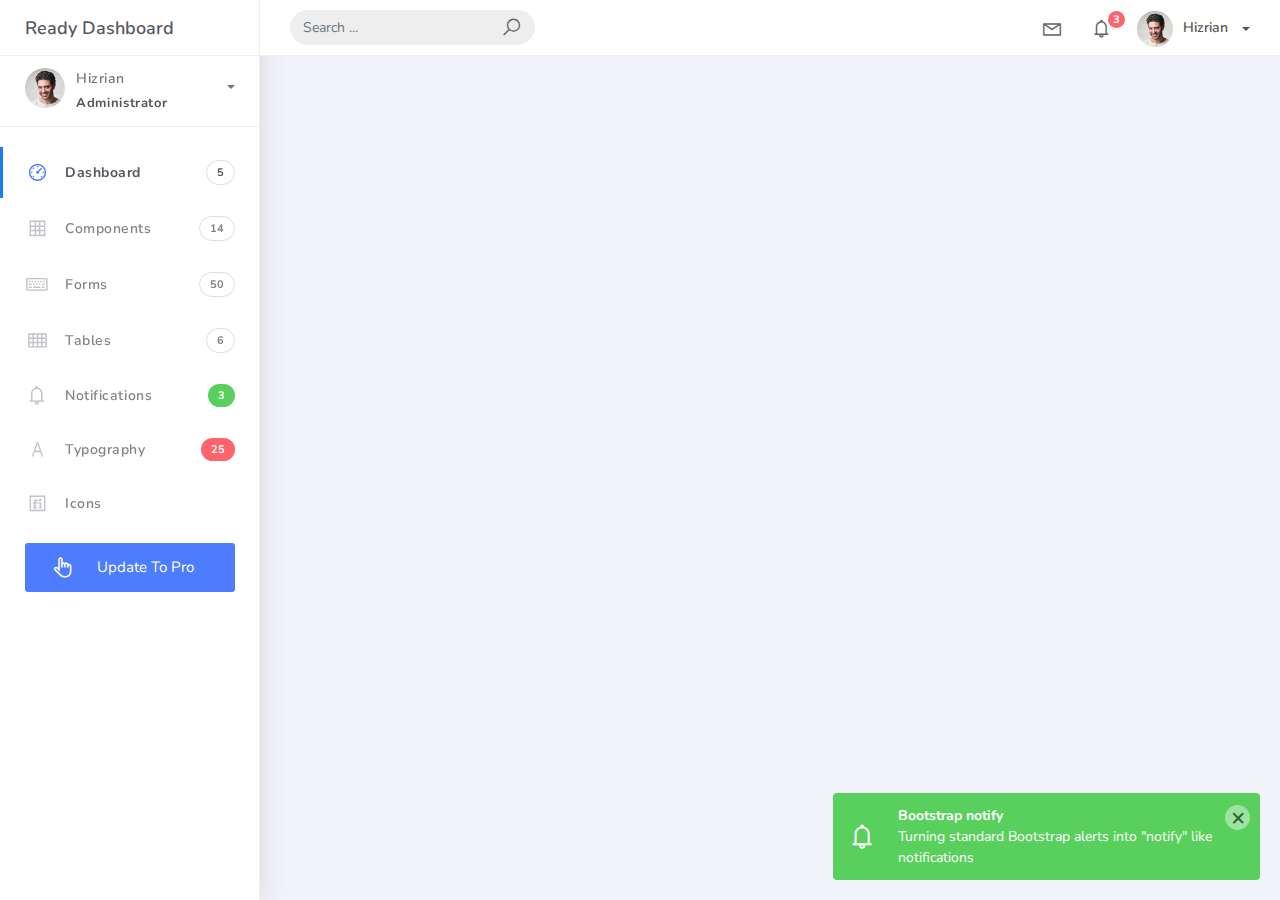
<file: backend/007 Ready-Bootstrap-Dashboard-master/index.html>
<!DOCTYPE html>
<html>
<head>
	<meta http-equiv="X-UA-Compatible" content="IE=edge,chrome=1" />
	<title>Ready Bootstrap Dashboard</title>
	<meta content='width=device-width, initial-scale=1.0, maximum-scale=1.0, user-scalable=0, shrink-to-fit=no' name='viewport' />
	<link rel="stylesheet" href="assets/css/bootstrap.min.css">
	<link rel="stylesheet" href="https://fonts.googleapis.com/css?family=Nunito:200,200i,300,300i,400,400i,600,600i,700,700i,800,800i,900,900i">
	<link rel="stylesheet" href="assets/css/ready.css">
	<link rel="stylesheet" href="assets/css/demo.css">
</head>
<body>
	<div class="wrapper">
		<div class="main-header">
			<div class="logo-header">
				<a href="index.html" class="logo">
					Ready Dashboard
				</a>
				<button class="navbar-toggler sidenav-toggler ml-auto" type="button" data-toggle="collapse" data-target="collapse" aria-controls="sidebar" aria-expanded="false" aria-label="Toggle navigation">
					<span class="navbar-toggler-icon"></span>
				</button>
				<button class="topbar-toggler more"><i class="la la-ellipsis-v"></i></button>
			</div>
			<nav class="navbar navbar-header navbar-expand-lg">
				<div class="container-fluid">
					
					<form class="navbar-left navbar-form nav-search mr-md-3" action="">
						<div class="input-group">
							<input type="text" placeholder="Search ..." class="form-control">
							<div class="input-group-append">
								<span class="input-group-text">
									<i class="la la-search search-icon"></i>
								</span>
							</div>
						</div>
					</form>
					<ul class="navbar-nav topbar-nav ml-md-auto align-items-center">
						<li class="nav-item dropdown hidden-caret">
							<a class="nav-link dropdown-toggle" href="#" id="navbarDropdown" role="button" data-toggle="dropdown" aria-haspopup="true" aria-expanded="false">
								<i class="la la-envelope"></i>
							</a>
							<div class="dropdown-menu" aria-labelledby="navbarDropdown">
								<a class="dropdown-item" href="#">Action</a>
								<a class="dropdown-item" href="#">Another action</a>
								<div class="dropdown-divider"></div>
								<a class="dropdown-item" href="#">Something else here</a>
							</div>
						</li>
						<li class="nav-item dropdown hidden-caret">
							<a class="nav-link dropdown-toggle" href="#" id="navbarDropdown" role="button" data-toggle="dropdown" aria-haspopup="true" aria-expanded="false">
								<i class="la la-bell"></i>
								<span class="notification">3</span>
							</a>
							<ul class="dropdown-menu notif-box" aria-labelledby="navbarDropdown">
								<li>
									<div class="dropdown-title">You have 4 new notification</div>
								</li>
								<li>
									<div class="notif-center">
										<a href="#">
											<div class="notif-icon notif-primary"> <i class="la la-user-plus"></i> </div>
											<div class="notif-content">
												<span class="block">
													New user registered
												</span>
												<span class="time">5 minutes ago</span> 
											</div>
										</a>
										<a href="#">
											<div class="notif-icon notif-success"> <i class="la la-comment"></i> </div>
											<div class="notif-content">
												<span class="block">
													Rahmad commented on Admin
												</span>
												<span class="time">12 minutes ago</span> 
											</div>
										</a>
										<a href="#">
											<div class="notif-img"> 
												<img src="assets/img/profile2.jpg" alt="Img Profile">
											</div>
											<div class="notif-content">
												<span class="block">
													Reza send messages to you
												</span>
												<span class="time">12 minutes ago</span> 
											</div>
										</a>
										<a href="#">
											<div class="notif-icon notif-danger"> <i class="la la-heart"></i> </div>
											<div class="notif-content">
												<span class="block">
													Farrah liked Admin
												</span>
												<span class="time">17 minutes ago</span> 
											</div>
										</a>
									</div>
								</li>
								<li>
									<a class="see-all" href="javascript:void(0);"> <strong>See all notifications</strong> <i class="la la-angle-right"></i> </a>
								</li>
							</ul>
						</li>
						<li class="nav-item dropdown">
							<a class="dropdown-toggle profile-pic" data-toggle="dropdown" href="#" aria-expanded="false"> <img src="assets/img/profile.jpg" alt="user-img" width="36" class="img-circle"><span >Hizrian</span></span> </a>
							<ul class="dropdown-menu dropdown-user">
								<li>
									<div class="user-box">
										<div class="u-img"><img src="assets/img/profile.jpg" alt="user"></div>
										<div class="u-text">
											<h4>Hizrian</h4>
											<p class="text-muted">hello@themekita.com</p><a href="profile.html" class="btn btn-rounded btn-danger btn-sm">View Profile</a></div>
										</div>
									</li>
									<div class="dropdown-divider"></div>
									<a class="dropdown-item" href="#"><i class="ti-user"></i> My Profile</a>
									<a class="dropdown-item" href="#"></i> My Balance</a>
									<a class="dropdown-item" href="#"><i class="ti-email"></i> Inbox</a>
									<div class="dropdown-divider"></div>
									<a class="dropdown-item" href="#"><i class="ti-settings"></i> Account Setting</a>
									<div class="dropdown-divider"></div>
									<a class="dropdown-item" href="#"><i class="fa fa-power-off"></i> Logout</a>
								</ul>
								<!-- /.dropdown-user -->
							</li>
						</ul>
					</div>
			</nav>
		</div>
		<div class="sidebar">
			<div class="scrollbar-inner sidebar-wrapper">
				<div class="user">
					<div class="photo">
						<img src="assets/img/profile.jpg">
					</div>
					<div class="info">
						<a class="" data-toggle="collapse" href="#collapseExample" aria-expanded="true">
							<span>
								Hizrian
								<span class="user-level">Administrator</span>
								<span class="caret"></span>
							</span>
						</a>
						<div class="clearfix"></div>

						<div class="collapse in" id="collapseExample" aria-expanded="true" style="">
							<ul class="nav">
								<li>
									<a href="#profile">
										<span class="link-collapse">My Profile</span>
									</a>
								</li>
								<li>
									<a href="#edit">
										<span class="link-collapse">Edit Profile</span>
									</a>
								</li>
								<li>
									<a href="#settings">
										<span class="link-collapse">Settings</span>
									</a>
								</li>
							</ul>
						</div>
					</div>
				</div>
				<ul class="nav">
					<li class="nav-item active">
						<a href="index.html">
							<i class="la la-dashboard"></i>
							<p>Dashboard</p>
							<span class="badge badge-count">5</span>
						</a>
					</li>
					<li class="nav-item">
						<a href="components.html">
							<i class="la la-table"></i>
							<p>Components</p>
							<span class="badge badge-count">14</span>
						</a>
					</li>
					<li class="nav-item">
						<a href="forms.html">
							<i class="la la-keyboard-o"></i>
							<p>Forms</p>
							<span class="badge badge-count">50</span>
						</a>
					</li>
					<li class="nav-item">
						<a href="tables.html">
							<i class="la la-th"></i>
							<p>Tables</p>
							<span class="badge badge-count">6</span>
						</a>
					</li>
					<li class="nav-item">
						<a href="notifications.html">
							<i class="la la-bell"></i>
							<p>Notifications</p>
							<span class="badge badge-success">3</span>
						</a>
					</li>
					<li class="nav-item">
						<a href="typography.html">
							<i class="la la-font"></i>
							<p>Typography</p>
							<span class="badge badge-danger">25</span>
						</a>
					</li>
					<li class="nav-item">
						<a href="icons.html">
							<i class="la la-fonticons"></i>
							<p>Icons</p>
						</a>
					</li>
					<li class="nav-item update-pro">
						<button  data-toggle="modal" data-target="#modalUpdate">
							<i class="la la-hand-pointer-o"></i>
							<p>Update To Pro</p>
						</button>
					</li>
				</ul>
			</div>
		</div>
		<div class="main-panel">
		</div>
	</div>
</body>
<script src="assets/js/core/jquery.3.2.1.min.js"></script>
<script src="assets/js/plugin/jquery-ui-1.12.1.custom/jquery-ui.min.js"></script>
<script src="assets/js/core/popper.min.js"></script>
<script src="assets/js/core/bootstrap.min.js"></script>
<script src="assets/js/plugin/chartist/chartist.min.js"></script>
<script src="assets/js/plugin/chartist/plugin/chartist-plugin-tooltip.min.js"></script>
<script src="assets/js/plugin/bootstrap-notify/bootstrap-notify.min.js"></script>
<script src="assets/js/plugin/bootstrap-toggle/bootstrap-toggle.min.js"></script>
<script src="assets/js/plugin/jquery-mapael/jquery.mapael.min.js"></script>
<script src="assets/js/plugin/jquery-mapael/maps/world_countries.min.js"></script>
<script src="assets/js/plugin/chart-circle/circles.min.js"></script>
<script src="assets/js/plugin/jquery-scrollbar/jquery.scrollbar.min.js"></script>
<script src="assets/js/ready.min.js"></script>
<script src="assets/js/demo.js"></script>
</html>
</file>
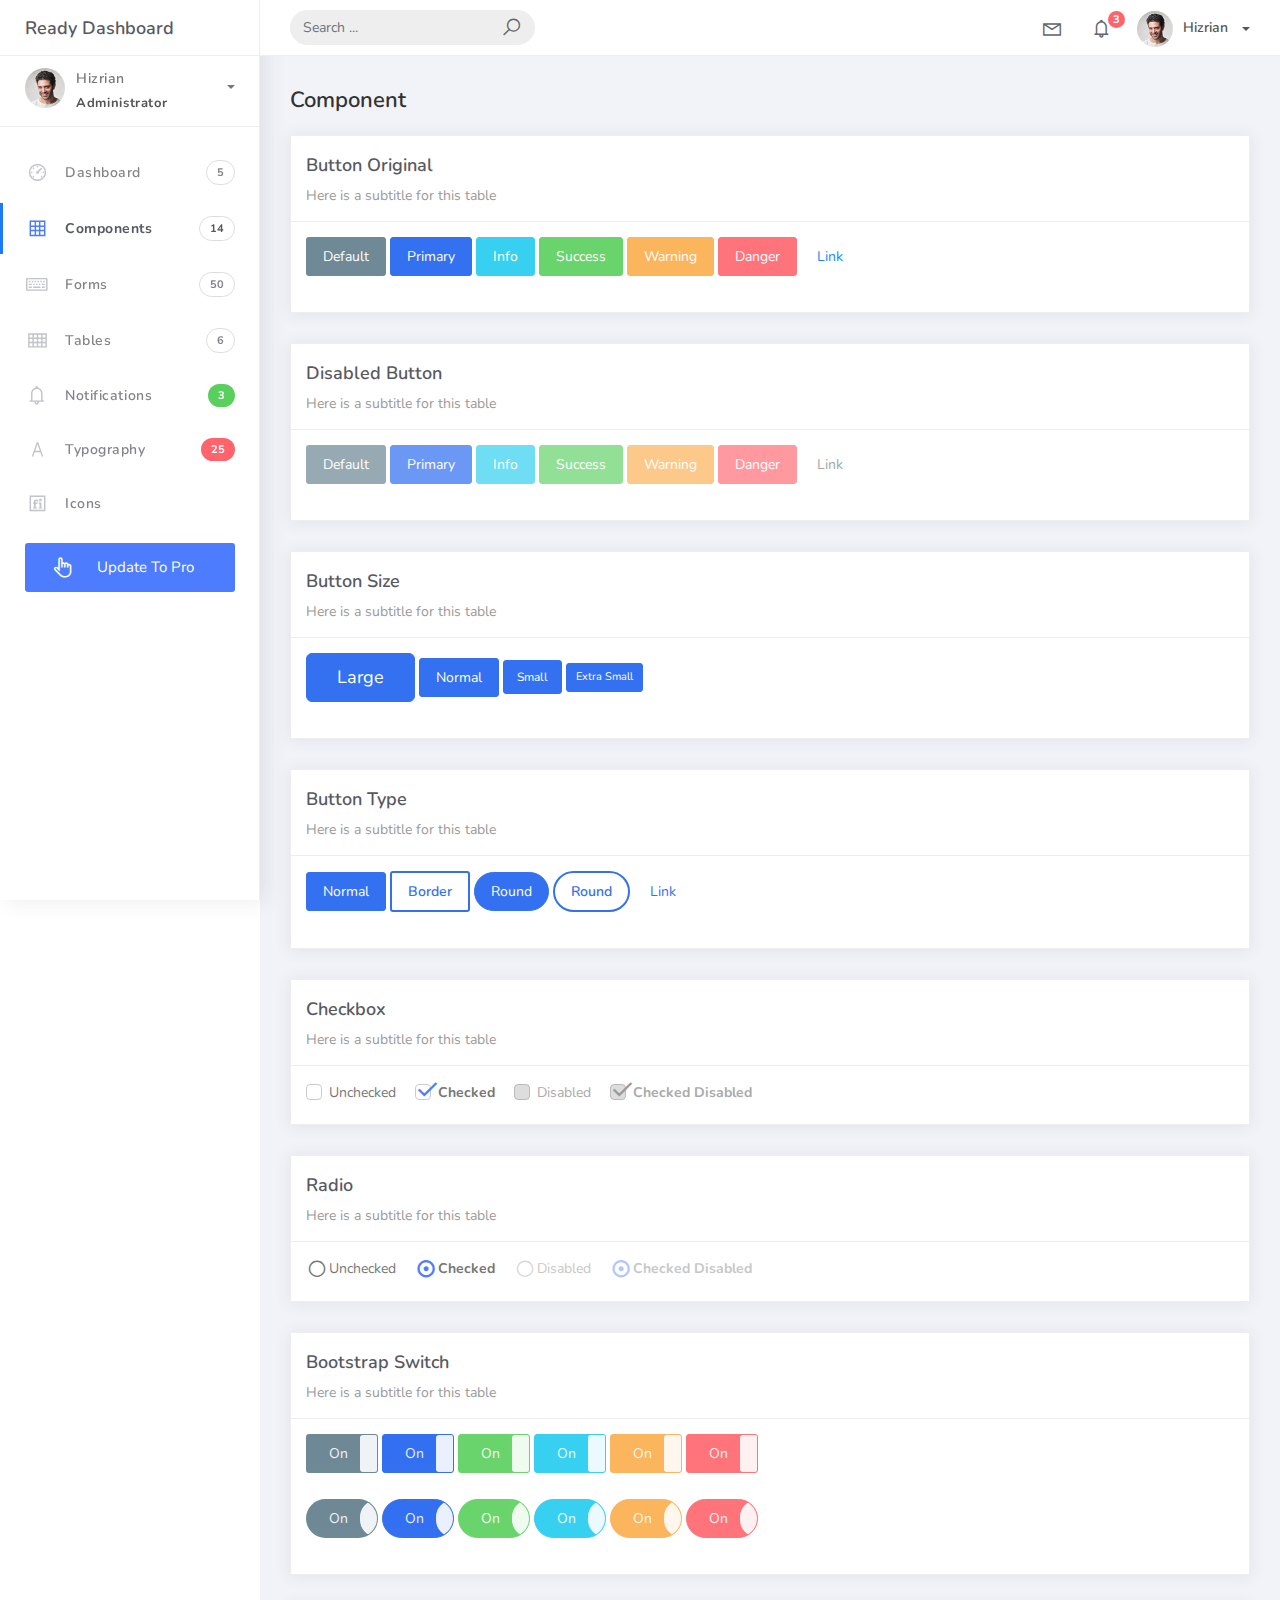
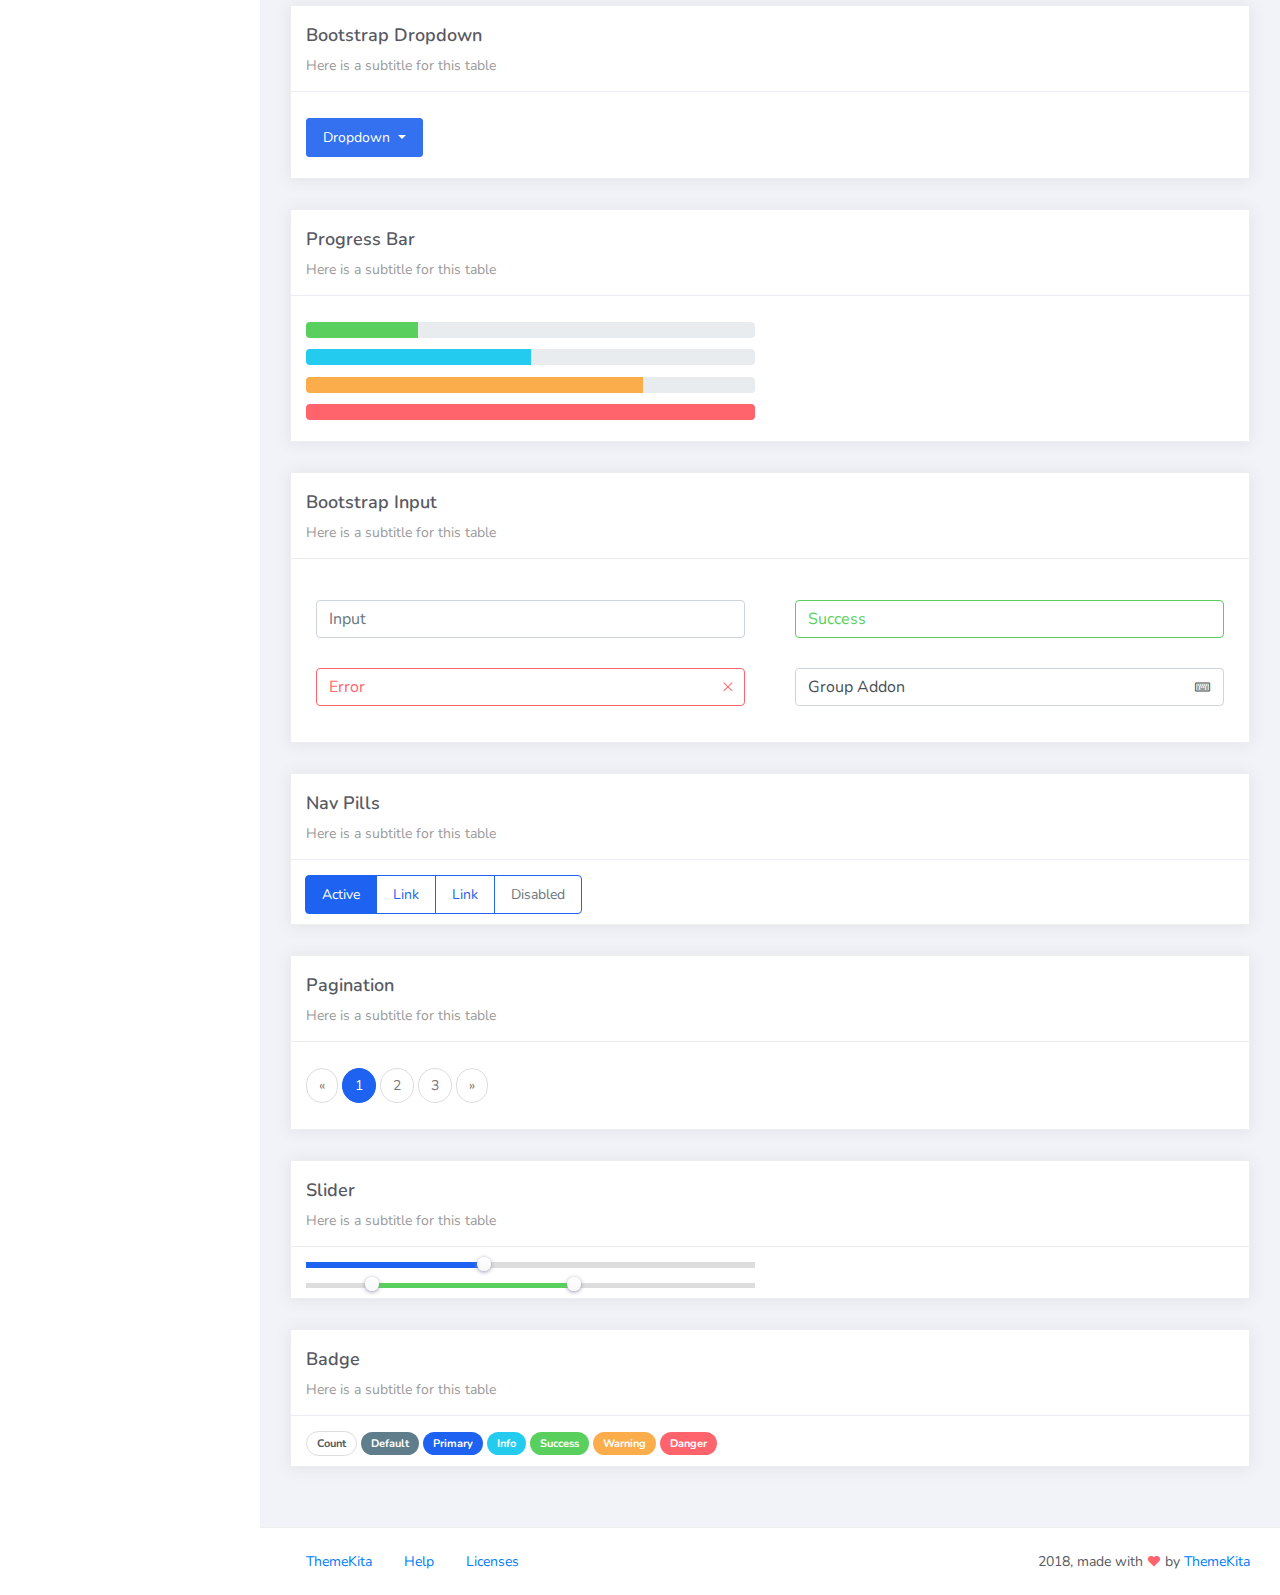
<file: backend/007 Ready-Bootstrap-Dashboard-master/components.html>
<!DOCTYPE html>
<html>
<head>
	<meta http-equiv="X-UA-Compatible" content="IE=edge,chrome=1" />
	<title>Components - Ready Bootstrap Dashboard</title>
	<meta content='width=device-width, initial-scale=1.0, maximum-scale=1.0, user-scalable=0, shrink-to-fit=no' name='viewport' />
	<link rel="stylesheet" href="assets/css/bootstrap.min.css">
	<link rel="stylesheet" href="https://fonts.googleapis.com/css?family=Nunito:200,200i,300,300i,400,400i,600,600i,700,700i,800,800i,900,900i">
	<link rel="stylesheet" href="assets/css/ready.css">
	<link rel="stylesheet" href="assets/css/demo.css">
</head>
<body>
	<div class="wrapper">
		<div class="main-header">
			<div class="logo-header">
				<a href="index.html" class="logo">
					Ready Dashboard
				</a>
				<button class="navbar-toggler sidenav-toggler ml-auto" type="button" data-toggle="collapse" data-target="collapse" aria-controls="sidebar" aria-expanded="false" aria-label="Toggle navigation">
					<span class="navbar-toggler-icon"></span>
				</button>
				<button class="topbar-toggler more"><i class="la la-ellipsis-v"></i></button>
			</div>
			<nav class="navbar navbar-header navbar-expand-lg">
				<div class="container-fluid">
					
					<form class="navbar-left navbar-form nav-search mr-md-3" action="">
						<div class="input-group">
							<input type="text" placeholder="Search ..." class="form-control">
							<div class="input-group-append">
								<span class="input-group-text">
									<i class="la la-search search-icon"></i>
								</span>
							</div>
						</div>
					</form>
					<ul class="navbar-nav topbar-nav ml-md-auto align-items-center">
						<li class="nav-item dropdown hidden-caret">
							<a class="nav-link dropdown-toggle" href="#" id="navbarDropdown" role="button" data-toggle="dropdown" aria-haspopup="true" aria-expanded="false">
								<i class="la la-envelope"></i>
							</a>
							<div class="dropdown-menu" aria-labelledby="navbarDropdown">
								<a class="dropdown-item" href="#">Action</a>
								<a class="dropdown-item" href="#">Another action</a>
								<div class="dropdown-divider"></div>
								<a class="dropdown-item" href="#">Something else here</a>
							</div>
						</li>
						<li class="nav-item dropdown hidden-caret">
							<a class="nav-link dropdown-toggle" href="#" id="navbarDropdown" role="button" data-toggle="dropdown" aria-haspopup="true" aria-expanded="false">
								<i class="la la-bell"></i>
								<span class="notification">3</span>
							</a>
							<ul class="dropdown-menu notif-box" aria-labelledby="navbarDropdown">
								<li>
									<div class="dropdown-title">You have 4 new notification</div>
								</li>
								<li>
									<div class="notif-center">
										<a href="#">
											<div class="notif-icon notif-primary"> <i class="la la-user-plus"></i> </div>
											<div class="notif-content">
												<span class="block">
													New user registered
												</span>
												<span class="time">5 minutes ago</span> 
											</div>
										</a>
										<a href="#">
											<div class="notif-icon notif-success"> <i class="la la-comment"></i> </div>
											<div class="notif-content">
												<span class="block">
													Rahmad commented on Admin
												</span>
												<span class="time">12 minutes ago</span> 
											</div>
										</a>
										<a href="#">
											<div class="notif-img"> 
												<img src="assets/img/profile2.jpg" alt="Img Profile">
											</div>
											<div class="notif-content">
												<span class="block">
													Reza send messages to you
												</span>
												<span class="time">12 minutes ago</span> 
											</div>
										</a>
										<a href="#">
											<div class="notif-icon notif-danger"> <i class="la la-heart"></i> </div>
											<div class="notif-content">
												<span class="block">
													Farrah liked Admin
												</span>
												<span class="time">17 minutes ago</span> 
											</div>
										</a>
									</div>
								</li>
								<li>
									<a class="see-all" href="javascript:void(0);"> <strong>See all notifications</strong> <i class="la la-angle-right"></i> </a>
								</li>
							</ul>
						</li>
						<li class="nav-item dropdown">
							<a class="dropdown-toggle profile-pic" data-toggle="dropdown" href="#" aria-expanded="false"> <img src="assets/img/profile.jpg" alt="user-img" width="36" class="img-circle"><span >Hizrian</span></span> </a>
							<ul class="dropdown-menu dropdown-user">
								<li>
									<div class="user-box">
										<div class="u-img"><img src="assets/img/profile.jpg" alt="user"></div>
										<div class="u-text">
											<h4>Hizrian</h4>
											<p class="text-muted">hello@themekita.com</p><a href="profile.html" class="btn btn-rounded btn-danger btn-sm">View Profile</a></div>
										</div>
									</li>
									<div class="dropdown-divider"></div>
									<a class="dropdown-item" href="#"><i class="ti-user"></i> My Profile</a>
									<a class="dropdown-item" href="#"></i> My Balance</a>
									<a class="dropdown-item" href="#"><i class="ti-email"></i> Inbox</a>
									<div class="dropdown-divider"></div>
									<a class="dropdown-item" href="#"><i class="ti-settings"></i> Account Setting</a>
									<div class="dropdown-divider"></div>
									<a class="dropdown-item" href="#"><i class="fa fa-power-off"></i> Logout</a>
								</ul>
								<!-- /.dropdown-user -->
							</li>
						</ul>
					</div>
				</nav>
			</div>
			<div class="sidebar">
				<div class="scrollbar-inner sidebar-wrapper">
					<div class="user">
						<div class="photo">
							<img src="assets/img/profile.jpg">
						</div>
						<div class="info">
							<a class="" data-toggle="collapse" href="#collapseExample" aria-expanded="true">
								<span>
									Hizrian
									<span class="user-level">Administrator</span>
									<span class="caret"></span>
								</span>
							</a>
							<div class="clearfix"></div>

							<div class="collapse in" id="collapseExample" aria-expanded="true" style="">
								<ul class="nav">
									<li>
										<a href="#profile">
											<span class="link-collapse">My Profile</span>
										</a>
									</li>
									<li>
										<a href="#edit">
											<span class="link-collapse">Edit Profile</span>
										</a>
									</li>
									<li>
										<a href="#settings">
											<span class="link-collapse">Settings</span>
										</a>
									</li>
								</ul>
							</div>
						</div>
					</div>
					<ul class="nav">
						<li class="nav-item">
							<a href="index.html">
								<i class="la la-dashboard"></i>
								<p>Dashboard</p>
								<span class="badge badge-count">5</span>
							</a>
						</li>
						<li class="nav-item active">
							<a href="components.html">
								<i class="la la-table"></i>
								<p>Components</p>
								<span class="badge badge-count">14</span>
							</a>
						</li>
						<li class="nav-item">
							<a href="forms.html">
								<i class="la la-keyboard-o"></i>
								<p>Forms</p>
								<span class="badge badge-count">50</span>
							</a>
						</li>
						<li class="nav-item">
							<a href="tables.html">
								<i class="la la-th"></i>
								<p>Tables</p>
								<span class="badge badge-count">6</span>
							</a>
						</li>
						<li class="nav-item">
							<a href="notifications.html">
								<i class="la la-bell"></i>
								<p>Notifications</p>
								<span class="badge badge-success">3</span>
							</a>
						</li>
						<li class="nav-item">
							<a href="typography.html">
								<i class="la la-font"></i>
								<p>Typography</p>
								<span class="badge badge-danger">25</span>
							</a>
						</li>
						<li class="nav-item">
							<a href="icons.html">
								<i class="la la-fonticons"></i>
								<p>Icons</p>
							</a>
						</li>
						<li class="nav-item update-pro">
							<button  data-toggle="modal" data-target="#modalUpdate">
								<i class="la la-hand-pointer-o"></i>
								<p>Update To Pro</p>
							</button>
						</li>
					</ul>
				</div>
			</div>
			<div class="main-panel">
				<div class="content">
					<div class="container-fluid">
						<h4 class="page-title">Component</h4>
						<div class="row">
							<div class="col-md-12">
								<div class="card">
									<div class="card-header">
										<h4 class="card-title">Button Original</h4>
										<p class="card-category">Here is a subtitle for this table</p>
									</div>
									<div class="card-body">
										<p class="demo">
											<button class="btn btn-default">Default</button>

											<button class="btn btn-primary">Primary</button>

											<button class="btn btn-info">Info</button>

											<button class="btn btn-success">Success</button>

											<button class="btn btn-warning">Warning</button>

											<button class="btn btn-danger">Danger</button>

											<button class="btn btn-link">Link</button>
										</p>
									</div>
								</div>
							</div>
							<div class="col-md-12">
								<div class="card">
									<div class="card-header">
										<h4 class="card-title">Disabled Button</h4>
										<p class="card-category">Here is a subtitle for this table</p>
									</div>
									<div class="card-body">
										<p class="demo">
											<button class="btn btn-default" disabled="disabled">Default</button>

											<button class="btn btn-primary" disabled="disabled">Primary</button>

											<button class="btn btn-info" disabled="disabled">Info</button>

											<button class="btn btn-success" disabled="disabled">Success</button>

											<button class="btn btn-warning" disabled="disabled">Warning</button>

											<button class="btn btn-danger" disabled="disabled">Danger</button>

											<button class="btn btn-link" disabled>Link</button>
										</p>
									</div>
								</div>
							</div>
							<div class="col-md-12">
								<div class="card">
									<div class="card-header">
										<h4 class="card-title">Button Size</h4>
										<p class="card-category">Here is a subtitle for this table</p>
									</div>
									<div class="card-body">
										<p class="demo">
											<button class="btn btn-primary btn-lg">Large</button>

											<button class="btn btn-primary">Normal</button>

											<button class="btn btn-primary btn-sm">Small</button>

											<button class="btn btn-primary btn-xs">Extra Small</button>
										</p>
									</div>
								</div>
							</div>
							<div class="col-md-12">
								<div class="card">
									<div class="card-header">
										<h4 class="card-title">Button Type</h4>
										<p class="card-category">Here is a subtitle for this table</p>
									</div>
									<div class="card-body">
										<p class="demo">
											<button class="btn btn-primary">Normal</button>
											<button class="btn btn-primary btn-border">Border</button>

											<button class="btn btn-primary btn-round">Round</button>

											<button class="btn btn-primary btn-border btn-round">Round</button>

											<button class="btn btn-primary btn-link">Link</button>
										</p>
									</div>
								</div>
							</div>
							<div class="col-md-12">
								<div class="card">
									<div class="card-header">
										<h4 class="card-title">Checkbox</h4>
										<p class="card-category">Here is a subtitle for this table</p>
									</div>
									<div class="card-body">
										<p class="demo">
											<label class="form-check-label">
												<input class="form-check-input" type="checkbox" value="">
												<span class="form-check-sign">Unchecked</span>
											</label>

											<label class="form-check-label">
												<input class="form-check-input" type="checkbox" value="" checked>
												<span class="form-check-sign">Checked</span>
											</label>

											<label class="form-check-label">
												<input class="form-check-input" type="checkbox" value="" disabled>
												<span class="form-check-sign">Disabled</span>
											</label>

											<label class="form-check-label">
												<input class="form-check-input" type="checkbox" value="" checked disabled>
												<span class="form-check-sign">Checked Disabled</span>
											</label>
										</p>
									</div>
								</div>
							</div>
							<div class="col-md-12">
								<div class="card">
									<div class="card-header">
										<h4 class="card-title">Radio</h4>
										<p class="card-category">Here is a subtitle for this table</p>
									</div>
									<div class="card-body">
										<p class="demo">
											<label class="form-radio-label">
												<input class="form-radio-input" type="radio" name="optionsRadios" value="">
												<span class="form-radio-sign">Unchecked</span>
											</label>
											<label class="form-radio-label">
												<input class="form-radio-input" type="radio" name="optionsRadios" value="" checked>
												<span class="form-radio-sign">Checked</span>
											</label>
											<label class="form-radio-label">
												<input class="form-radio-input" type="radio" value="" disabled>
												<span class="form-radio-sign">Disabled</span>
											</label>
											<label class="form-radio-label">
												<input class="form-radio-input" type="radio" value="" checked disabled>
												<span class="form-radio-sign">Checked Disabled</span>
											</label>
										</p>
									</div>
								</div>
							</div>
							<div class="col-md-12">
								<div class="card">
									<div class="card-header">
										<h4 class="card-title">Bootstrap Switch</h4>
										<p class="card-category">Here is a subtitle for this table</p>
									</div>
									<div class="card-body">
										<p class="demo">
											<input type="checkbox" checked data-toggle="toggle" data-onstyle="default">
											<input type="checkbox" checked data-toggle="toggle" data-onstyle="primary">
											<input type="checkbox" checked data-toggle="toggle" data-onstyle="success">
											<input type="checkbox" checked data-toggle="toggle" data-onstyle="info">
											<input type="checkbox" checked data-toggle="toggle" data-onstyle="warning">
											<input type="checkbox" checked data-toggle="toggle" data-onstyle="danger">
										</p>
										<p class="demo">
											<input type="checkbox" checked data-toggle="toggle" data-onstyle="default" data-style="btn-round">
											<input type="checkbox" checked data-toggle="toggle" data-onstyle="primary" data-style="btn-round">
											<input type="checkbox" checked data-toggle="toggle" data-onstyle="success" data-style="btn-round">
											<input type="checkbox" checked data-toggle="toggle" data-onstyle="info" data-style="btn-round">
											<input type="checkbox" checked data-toggle="toggle" data-onstyle="warning" data-style="btn-round">
											<input type="checkbox" checked data-toggle="toggle" data-onstyle="danger" data-style="btn-round">
										</p>
									</div>
								</div>
							</div>
							<div class="col-md-12">
								<div class="card">
									<div class="card-header">
										<h4 class="card-title">Bootstrap Dropdown</h4>
										<p class="card-category">Here is a subtitle for this table</p>
									</div>
									<div class="card-body">
										<p class="demo">
											<div class="dropdown">

												<button class="btn btn-primary dropdown-toggle" type="button" id="dropdownMenu1" data-toggle="dropdown">

													Dropdown

												</button>

												<ul class="dropdown-menu" role="menu" aria-labelledby="dropdownMenu">

													<a class="dropdown-item" href="#">Action</a>
													<a class="dropdown-item" href="#">Another action</a>
													<div class="dropdown-divider"></div>
													<a class="dropdown-item" href="#">Something else here</a>

												</ul>

											</div>
										</p>
									</div>
								</div>
							</div>
							<div class="col-md-12">
								<div class="card">
									<div class="card-header">
										<h4 class="card-title">Progress Bar</h4>
										<p class="card-category">Here is a subtitle for this table</p>
									</div>
									<div class="card-body">
										<div class="row">
											<div class="col-md-6">
												<p class="demo">
													<div class="progress">
														<div class="progress-bar bg-success" role="progressbar" style="width: 25%" aria-valuenow="25" aria-valuemin="0" aria-valuemax="100"></div>
													</div>
												</p>
												<p class="demo">
													<div class="progress">
														<div class="progress-bar bg-info" role="progressbar" style="width: 50%" aria-valuenow="50" aria-valuemin="0" aria-valuemax="100"></div>
													</div>
												</p>
												<p class="demo">
													<div class="progress">
														<div class="progress-bar bg-warning" role="progressbar" style="width: 75%" aria-valuenow="75" aria-valuemin="0" aria-valuemax="100"></div>
													</div>
												</p>
												<p class="demo">
													<div class="progress">
														<div class="progress-bar bg-danger" role="progressbar" style="width: 100%" aria-valuenow="100" aria-valuemin="0" aria-valuemax="100"></div>
													</div>
												</p>
											</div>
										</div>
									</div>
								</div>
							</div>
							<div class="col-md-12">
								<div class="card">
									<div class="card-header">
										<h4 class="card-title">Bootstrap Input</h4>
										<p class="card-category">Here is a subtitle for this table</p>
									</div>
									<div class="card-body">
										<p class="demo">
											<div class="row">
												<div class="col-md-6">
													<div class="form-group">

														<input type="text" value="" placeholder="Input" class="form-control" />

													</div>
												</div>

												<div class="col-md-6">
													<div class="form-group has-success">

														<input type="text" value="Success" class="form-control" />

													</div>
												</div>

												<div class="col-md-6">
													<div class="form-group has-error has-feedback">

														<input type="text" value="Error" class="form-control" />

														<span class="la la-times form-control-feedback"></span>

													</div>
												</div>

												<div class="col-md-6">
													<div class="form-group">
														<div class="input-group has-icon">

															<input type="text" value="Group Addon" class="form-control">

															<div class="input-group-append">
																<span class="input-group-text input-group-icon"><i class="la la-keyboard-o"></i></span>
															</div>
														</div>
													</div>
												</div>
											</div>
										</p>
									</div>
								</div>
							</div>
							<div class="col-md-12">
								<div class="card">
									<div class="card-header">
										<h4 class="card-title">Nav Pills</h4>
										<p class="card-category">Here is a subtitle for this table</p>
									</div>
									<div class="card-body">
										<ul class="nav nav-pills nav-primary">
											<li class="nav-item">
												<a class="nav-link active" href="#">Active</a>
											</li>
											<li class="nav-item">
												<a class="nav-link" href="#">Link</a>
											</li>
											<li class="nav-item">
												<a class="nav-link" href="#">Link</a>
											</li>
											<li class="nav-item">
												<a class="nav-link disabled" href="#">Disabled</a>
											</li>
										</ul>
									</div>
								</div>
							</div>
							<div class="col-md-12">
								<div class="card">
									<div class="card-header">
										<h4 class="card-title">Pagination</h4>
										<p class="card-category">Here is a subtitle for this table</p>
									</div>
									<div class="card-body">
										<p class="demo">
											<ul class="pagination pg-primary">
												<li class="page-item">
													<a class="page-link" href="#" aria-label="Previous">
														<span aria-hidden="true">&laquo;</span>
														<span class="sr-only">Previous</span>
													</a>
												</li>
												<li class="page-item active"><a class="page-link" href="#">1</a></li>
												<li class="page-item"><a class="page-link" href="#">2</a></li>
												<li class="page-item"><a class="page-link" href="#">3</a></li>
												<li class="page-item">
													<a class="page-link" href="#" aria-label="Next">
														<span aria-hidden="true">&raquo;</span>
														<span class="sr-only">Next</span>
													</a>
												</li>
											</ul>
										</p>
									</div>
								</div>
							</div>
							<div class="col-md-12">
								<div class="card">
									<div class="card-header">
										<h4 class="card-title">Slider</h4>
										<p class="card-category">Here is a subtitle for this table</p>
									</div>
									<div class="card-body">
										<div class="demo">
											<div class="row">
												<div class="col-md-6">
													<div id="slider" class="slider-primary"></div>

													<div id="slider-range" class="slider-success"></div>
												</div>
											</div>
										</div>
									</div>
								</div>
							</div>
							<div class="col-md-12">
								<div class="card">
									<div class="card-header">
										<h4 class="card-title">Badge</h4>
										<p class="card-category">Here is a subtitle for this table</p>
									</div>
									<div class="card-body">
										<span class="badge badge-count">Count</span>
										<span class="badge badge-default">Default</span>
										<span class="badge badge-primary">Primary</span>
										<span class="badge badge-info">Info</span>
										<span class="badge badge-success">Success</span>
										<span class="badge badge-warning">Warning</span>
										<span class="badge badge-danger">Danger</span>
									</div>
								</div>
							</div>
						</div>
					</div>
				</div>
				<footer class="footer">
					<div class="container-fluid">
						<nav class="pull-left">
							<ul class="nav">
								<li class="nav-item">
									<a class="nav-link" href="http://www.themekita.com">
										ThemeKita
									</a>
								</li>
								<li class="nav-item">
									<a class="nav-link" href="#">
										Help
									</a>
								</li>
								<li class="nav-item">
									<a class="nav-link" href="https://themewagon.com/license/#free-item">
										Licenses
									</a>
								</li>
							</ul>
						</nav>
						<div class="copyright ml-auto">
							2018, made with <i class="la la-heart heart text-danger"></i> by <a href="http://www.themekita.com">ThemeKita</a>
						</div>				
					</div>
				</footer>
			</div>
		</div>
	</div>
	<!-- Modal -->
	<div class="modal fade" id="modalUpdate" tabindex="-1" role="dialog" aria-labelledby="modalUpdatePro" aria-hidden="true">
		<div class="modal-dialog modal-dialog-centered" role="document">
			<div class="modal-content">
				<div class="modal-header bg-primary">
					<h6 class="modal-title"><i class="la la-frown-o"></i> Under Development</h6>
					<button type="button" class="close" data-dismiss="modal" aria-label="Close">
						<span aria-hidden="true">&times;</span>
					</button>
				</div>
				<div class="modal-body text-center">									
					<p>Currently the pro version of the <b>Ready Dashboard</b> Bootstrap is in progress development</p>
					<p>
					<b>We'll let you know when it's done</b></p>
				</div>
				<div class="modal-footer">
					<button type="button" class="btn btn-secondary" data-dismiss="modal">Close</button>
				</div>
			</div>
		</div>
	</div>
</body>
<script src="assets/js/core/jquery.3.2.1.min.js"></script>
<script src="assets/js/plugin/jquery-ui-1.12.1.custom/jquery-ui.min.js"></script>
<script src="assets/js/core/popper.min.js"></script>
<script src="assets/js/core/bootstrap.min.js"></script>
<script src="assets/js/plugin/chartist/chartist.min.js"></script>
<script src="assets/js/plugin/chartist/plugin/chartist-plugin-tooltip.min.js"></script>
<script src="assets/js/plugin/bootstrap-notify/bootstrap-notify.min.js"></script>
<script src="assets/js/plugin/bootstrap-toggle/bootstrap-toggle.min.js"></script>
<script src="assets/js/plugin/jquery-mapael/jquery.mapael.min.js"></script>
<script src="assets/js/plugin/jquery-mapael/maps/world_countries.min.js"></script>
<script src="assets/js/plugin/chart-circle/circles.min.js"></script>
<script src="assets/js/plugin/jquery-scrollbar/jquery.scrollbar.min.js"></script>
<script src="assets/js/ready.min.js"></script>
<script>
	$( function() {
		$( "#slider" ).slider({
			range: "min",
			max: 100,
			value: 40,
		});
		$( "#slider-range" ).slider({
			range: true,
			min: 0,
			max: 500,
			values: [ 75, 300 ]
		});
	} );
</script>
</html>
</file>
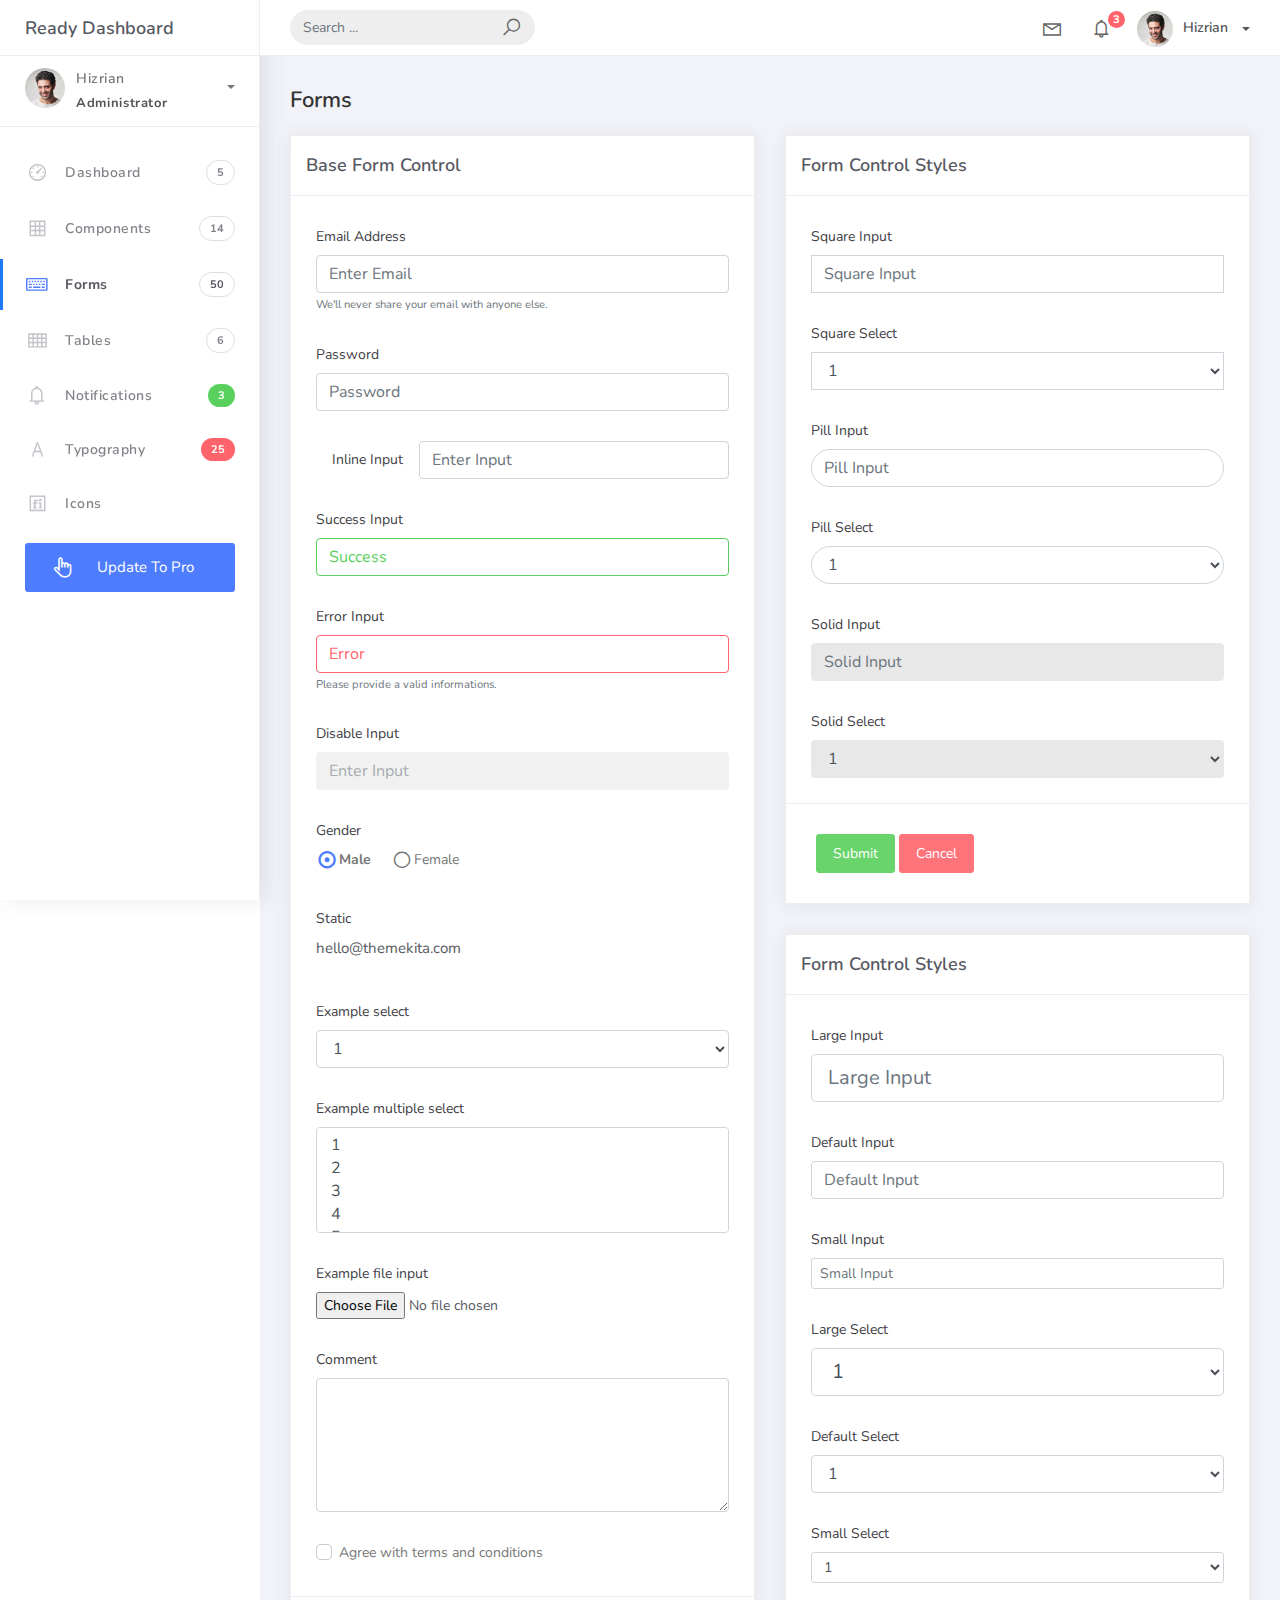
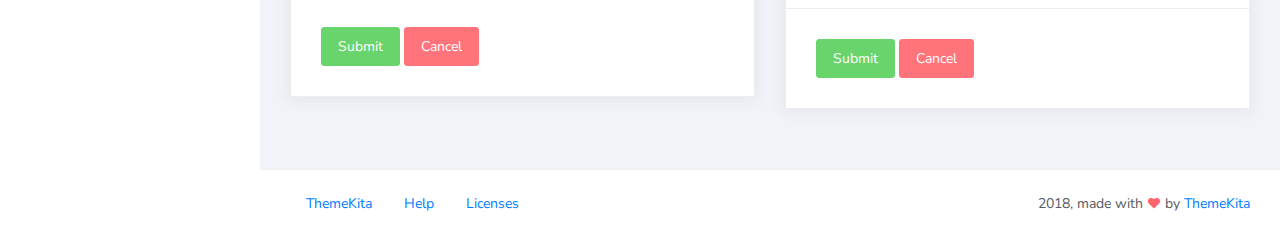
<file: backend/007 Ready-Bootstrap-Dashboard-master/forms.html>
<!DOCTYPE html>
<html>
<head>
	<meta http-equiv="X-UA-Compatible" content="IE=edge,chrome=1" />
	<title>Forms - Ready Bootstrap Dashboard</title>
	<meta content='width=device-width, initial-scale=1.0, maximum-scale=1.0, user-scalable=0, shrink-to-fit=no' name='viewport' />
	<link rel="stylesheet" href="assets/css/bootstrap.min.css">
	<link rel="stylesheet" href="https://fonts.googleapis.com/css?family=Nunito:200,200i,300,300i,400,400i,600,600i,700,700i,800,800i,900,900i">
	<link rel="stylesheet" href="assets/css/ready.css">
	<link rel="stylesheet" href="assets/css/demo.css">
</head>
<body>
	<div class="wrapper">
		<div class="main-header">
			<div class="logo-header">
				<a href="index.html" class="logo">
					Ready Dashboard
				</a>
				<button class="navbar-toggler sidenav-toggler ml-auto" type="button" data-toggle="collapse" data-target="collapse" aria-controls="sidebar" aria-expanded="false" aria-label="Toggle navigation">
					<span class="navbar-toggler-icon"></span>
				</button>
				<button class="topbar-toggler more"><i class="la la-ellipsis-v"></i></button>
			</div>
			<nav class="navbar navbar-header navbar-expand-lg">
				<div class="container-fluid">
					
					<form class="navbar-left navbar-form nav-search mr-md-3" action="">
						<div class="input-group">
							<input type="text" placeholder="Search ..." class="form-control">
							<div class="input-group-append">
								<span class="input-group-text">
									<i class="la la-search search-icon"></i>
								</span>
							</div>
						</div>
					</form>
					<ul class="navbar-nav topbar-nav ml-md-auto align-items-center">
						<li class="nav-item dropdown hidden-caret">
							<a class="nav-link dropdown-toggle" href="#" id="navbarDropdown" role="button" data-toggle="dropdown" aria-haspopup="true" aria-expanded="false">
								<i class="la la-envelope"></i>
							</a>
							<div class="dropdown-menu" aria-labelledby="navbarDropdown">
								<a class="dropdown-item" href="#">Action</a>
								<a class="dropdown-item" href="#">Another action</a>
								<div class="dropdown-divider"></div>
								<a class="dropdown-item" href="#">Something else here</a>
							</div>
						</li>
						<li class="nav-item dropdown hidden-caret">
							<a class="nav-link dropdown-toggle" href="#" id="navbarDropdown" role="button" data-toggle="dropdown" aria-haspopup="true" aria-expanded="false">
								<i class="la la-bell"></i>
								<span class="notification">3</span>
							</a>
							<ul class="dropdown-menu notif-box" aria-labelledby="navbarDropdown">
								<li>
									<div class="dropdown-title">You have 4 new notification</div>
								</li>
								<li>
									<div class="notif-center">
										<a href="#">
											<div class="notif-icon notif-primary"> <i class="la la-user-plus"></i> </div>
											<div class="notif-content">
												<span class="block">
													New user registered
												</span>
												<span class="time">5 minutes ago</span> 
											</div>
										</a>
										<a href="#">
											<div class="notif-icon notif-success"> <i class="la la-comment"></i> </div>
											<div class="notif-content">
												<span class="block">
													Rahmad commented on Admin
												</span>
												<span class="time">12 minutes ago</span> 
											</div>
										</a>
										<a href="#">
											<div class="notif-img"> 
												<img src="assets/img/profile2.jpg" alt="Img Profile">
											</div>
											<div class="notif-content">
												<span class="block">
													Reza send messages to you
												</span>
												<span class="time">12 minutes ago</span> 
											</div>
										</a>
										<a href="#">
											<div class="notif-icon notif-danger"> <i class="la la-heart"></i> </div>
											<div class="notif-content">
												<span class="block">
													Farrah liked Admin
												</span>
												<span class="time">17 minutes ago</span> 
											</div>
										</a>
									</div>
								</li>
								<li>
									<a class="see-all" href="javascript:void(0);"> <strong>See all notifications</strong> <i class="la la-angle-right"></i> </a>
								</li>
							</ul>
						</li>
						<li class="nav-item dropdown">
							<a class="dropdown-toggle profile-pic" data-toggle="dropdown" href="#" aria-expanded="false"> <img src="assets/img/profile.jpg" alt="user-img" width="36" class="img-circle"><span >Hizrian</span></span> </a>
							<ul class="dropdown-menu dropdown-user">
								<li>
									<div class="user-box">
										<div class="u-img"><img src="assets/img/profile.jpg" alt="user"></div>
										<div class="u-text">
											<h4>Hizrian</h4>
											<p class="text-muted">hello@themekita.com</p><a href="profile.html" class="btn btn-rounded btn-danger btn-sm">View Profile</a></div>
										</div>
									</li>
									<div class="dropdown-divider"></div>
									<a class="dropdown-item" href="#"><i class="ti-user"></i> My Profile</a>
									<a class="dropdown-item" href="#"></i> My Balance</a>
									<a class="dropdown-item" href="#"><i class="ti-email"></i> Inbox</a>
									<div class="dropdown-divider"></div>
									<a class="dropdown-item" href="#"><i class="ti-settings"></i> Account Setting</a>
									<div class="dropdown-divider"></div>
									<a class="dropdown-item" href="#"><i class="fa fa-power-off"></i> Logout</a>
								</ul>
								<!-- /.dropdown-user -->
							</li>
						</ul>
					</div>
				</nav>
			</div>
			<div class="sidebar">
				<div class="scrollbar-inner sidebar-wrapper">
					<div class="user">
						<div class="photo">
							<img src="assets/img/profile.jpg">
						</div>
						<div class="info">
							<a class="" data-toggle="collapse" href="#collapseExample" aria-expanded="true">
								<span>
									Hizrian
									<span class="user-level">Administrator</span>
									<span class="caret"></span>
								</span>
							</a>
							<div class="clearfix"></div>

							<div class="collapse in" id="collapseExample" aria-expanded="true" style="">
								<ul class="nav">
									<li>
										<a href="#profile">
											<span class="link-collapse">My Profile</span>
										</a>
									</li>
									<li>
										<a href="#edit">
											<span class="link-collapse">Edit Profile</span>
										</a>
									</li>
									<li>
										<a href="#settings">
											<span class="link-collapse">Settings</span>
										</a>
									</li>
								</ul>
							</div>
						</div>
					</div>
					<ul class="nav">
						<li class="nav-item">
							<a href="index.html">
								<i class="la la-dashboard"></i>
								<p>Dashboard</p>
								<span class="badge badge-count">5</span>
							</a>
						</li>
						<li class="nav-item">
							<a href="components.html">
								<i class="la la-table"></i>
								<p>Components</p>
								<span class="badge badge-count">14</span>
							</a>
						</li>
						<li class="nav-item active">
							<a href="forms.html">
								<i class="la la-keyboard-o"></i>
								<p>Forms</p>
								<span class="badge badge-count">50</span>
							</a>
						</li>
						<li class="nav-item">
							<a href="tables.html">
								<i class="la la-th"></i>
								<p>Tables</p>
								<span class="badge badge-count">6</span>
							</a>
						</li>
						<li class="nav-item">
							<a href="notifications.html">
								<i class="la la-bell"></i>
								<p>Notifications</p>
								<span class="badge badge-success">3</span>
							</a>
						</li>
						<li class="nav-item">
							<a href="typography.html">
								<i class="la la-font"></i>
								<p>Typography</p>
								<span class="badge badge-danger">25</span>
							</a>
						</li>
						<li class="nav-item">
							<a href="icons.html">
								<i class="la la-fonticons"></i>
								<p>Icons</p>
							</a>
						</li>
						<li class="nav-item update-pro">
							<button  data-toggle="modal" data-target="#modalUpdate">
								<i class="la la-hand-pointer-o"></i>
								<p>Update To Pro</p>
							</button>
						</li>
					</ul>
				</div>
			</div>
			<div class="main-panel">
				<div class="content">
					<div class="container-fluid">
						<h4 class="page-title">Forms</h4>
						<div class="row">
							<div class="col-md-6">
								<div class="card">
									<div class="card-header">
										<div class="card-title">Base Form Control</div>
									</div>
									<div class="card-body">
										<div class="form-group">
											<label for="email">Email Address</label>
											<input type="email" class="form-control" id="email" placeholder="Enter Email">
											<small id="emailHelp" class="form-text text-muted">We'll never share your email with anyone else.</small>
										</div>
										<div class="form-group">
											<label for="password">Password</label>
											<input type="password" class="form-control" id="password" placeholder="Password">
										</div>
										<div class="form-group form-inline">
											<label for="inlineinput" class="col-md-3 col-form-label">Inline Input</label>
											<div class="col-md-9 p-0">
												<input type="text" class="form-control input-full" id="inlineinput" placeholder="Enter Input">
											</div>
										</div>
										<div class="form-group has-success">
											<label for="successInput">Success Input</label>
											<input type="text" id="successInput" value="Success" class="form-control">
										</div>
										<div class="form-group has-error has-feedback">
											<label for="errorInput">Error Input</label>
											<input type="text" id="errorInput" value="Error" class="form-control">
											<small id="emailHelp" class="form-text text-muted">Please provide a valid informations.</small>
										</div>
										<div class="form-group">
											<label for="disableinput">Disable Input</label>
											<input type="text" class="form-control" id="disableinput" placeholder="Enter Input" disabled>
										</div>
										<div class="form-check">
											<label>Gender</label><br/>
											<label class="form-radio-label">
												<input class="form-radio-input" type="radio" name="optionsRadios" value=""  checked="">
												<span class="form-radio-sign">Male</span>
											</label>
											<label class="form-radio-label ml-3">
												<input class="form-radio-input" type="radio" name="optionsRadios" value="">
												<span class="form-radio-sign">Female</span>
											</label>
										</div>
										<div class="form-group">
											<label class="control-label">
												Static
											</label> <!----> <p class="form-control-static">hello@themekita.com</p> <!---->  <!----></div>
											<div class="form-group">
												<label for="exampleFormControlSelect1">Example select</label>
												<select class="form-control" id="exampleFormControlSelect1">
													<option>1</option>
													<option>2</option>
													<option>3</option>
													<option>4</option>
													<option>5</option>
												</select>
											</div>
											<div class="form-group">
												<label for="exampleFormControlSelect2">Example multiple select</label>
												<select multiple class="form-control" id="exampleFormControlSelect2">
													<option>1</option>
													<option>2</option>
													<option>3</option>
													<option>4</option>
													<option>5</option>
												</select>
											</div>
											<div class="form-group">
												<label for="exampleFormControlFile1">Example file input</label>
												<input type="file" class="form-control-file" id="exampleFormControlFile1">
											</div>
											<div class="form-group">
												<label for="comment">Comment</label>
												<textarea class="form-control" id="comment" rows="5">

												</textarea>
											</div>
											<div class="form-check">
												<label class="form-check-label">
													<input class="form-check-input" type="checkbox" value="">
													<span class="form-check-sign">Agree with terms and conditions</span>
												</label>
											</div>
										</div>
										<div class="card-action">
											<button class="btn btn-success">Submit</button>
											<button class="btn btn-danger">Cancel</button>
										</div>
									</div>
								</div>
								<div class="col-md-6">
									<div class="card">
										<div class="card-header">
											<div class="card-title">Form Control Styles</div>
										</div>
										<div class="card-body">
											<div class="form-group">
												<label for="squareInput">Square Input</label>
												<input type="text" class="form-control input-square" id="squareInput" placeholder="Square Input">
											</div>
											<div class="form-group">
												<label for="squareSelect">Square Select</label>
												<select class="form-control input-square" id="squareSelect">
													<option>1</option>
													<option>2</option>
													<option>3</option>
													<option>4</option>
													<option>5</option>
												</select>
											</div>
											<div class="form-group">
												<label for="pillInput">Pill Input</label>
												<input type="text" class="form-control input-pill" id="pillInput" placeholder="Pill Input">
											</div>
											<div class="form-group">
												<label for="pillSelect">Pill Select</label>
												<select class="form-control input-pill" id="pillSelect">
													<option>1</option>
													<option>2</option>
													<option>3</option>
													<option>4</option>
													<option>5</option>
												</select>
											</div>
											<div class="form-group">
												<label for="solidInput">Solid Input</label>
												<input type="text" class="form-control input-solid" id="solidInput" placeholder="Solid Input">
											</div>
											<div class="form-group">
												<label for="solidSelect">Solid Select</label>
												<select class="form-control input-solid" id="solidSelect">
													<option>1</option>
													<option>2</option>
													<option>3</option>
													<option>4</option>
													<option>5</option>
												</select>
											</div>											
										</div>
										<div class="card-action">
											<button class="btn btn-success">Submit</button>
											<button class="btn btn-danger">Cancel</button>
										</div>
									</div>
									<div class="card">
										<div class="card-header">
											<div class="card-title">Form Control Styles</div>
										</div>
										<div class="card-body">
											<div class="form-group">
												<label for="largeInput">Large Input</label>
												<input type="text" class="form-control form-control-lg" id="largeInput" placeholder="Large Input">
											</div>
											<div class="form-group">
												<label for="largeInput">Default Input</label>
												<input type="text" class="form-control form-control" id="defaultInput" placeholder="Default Input">
											</div>
											<div class="form-group">
												<label for="smallInput">Small Input</label>
												<input type="text" class="form-control form-control-sm" id="smallInput" placeholder="Small Input">
											</div>
											<div class="form-group">
												<label for="largeSelect">Large Select</label>
												<select class="form-control form-control-lg" id="largeSelect">
													<option>1</option>
													<option>2</option>
													<option>3</option>
													<option>4</option>
													<option>5</option>
												</select>
											</div>
											<div class="form-group">
												<label for="defaultSelect">Default Select</label>
												<select class="form-control form-control" id="defaultSelect">
													<option>1</option>
													<option>2</option>
													<option>3</option>
													<option>4</option>
													<option>5</option>
												</select>
											</div>
											<div class="form-group">
												<label for="smallSelect">Small Select</label>
												<select class="form-control form-control-sm" id="smallSelect">
													<option>1</option>
													<option>2</option>
													<option>3</option>
													<option>4</option>
													<option>5</option>
												</select>
											</div>
										</div>
										<div class="card-action">
											<button class="btn btn-success">Submit</button>
											<button class="btn btn-danger">Cancel</button>
										</div>
									</div>
								</div>
							</div>
						</div>
					</div>
					<footer class="footer">
						<div class="container-fluid">
							<nav class="pull-left">
								<ul class="nav">
									<li class="nav-item">
										<a class="nav-link" href="http://www.themekita.com">
											ThemeKita
										</a>
									</li>
									<li class="nav-item">
										<a class="nav-link" href="#">
											Help
										</a>
									</li>
									<li class="nav-item">
										<a class="nav-link" href="#">
											Licenses
										</a>
									</li>
								</ul>
							</nav>
							<div class="copyright ml-auto">
								2018, made with <i class="la la-heart heart text-danger"></i> by <a href="http://www.themekita.com">ThemeKita</a>
							</div>				
						</div>
					</footer>
				</div>
			</div>
		</div>
	</div>
	<!-- Modal -->
	<div class="modal fade" id="modalUpdate" tabindex="-1" role="dialog" aria-labelledby="modalUpdatePro" aria-hidden="true">
		<div class="modal-dialog modal-dialog-centered" role="document">
			<div class="modal-content">
				<div class="modal-header bg-primary">
					<h6 class="modal-title"><i class="la la-frown-o"></i> Under Development</h6>
					<button type="button" class="close" data-dismiss="modal" aria-label="Close">
						<span aria-hidden="true">&times;</span>
					</button>
				</div>
				<div class="modal-body text-center">									
					<p>Currently the pro version of the <b>Ready Dashboard</b> Bootstrap is in progress development</p>
					<p>
					<b>We'll let you know when it's done</b></p>
				</div>
				<div class="modal-footer">
					<button type="button" class="btn btn-secondary" data-dismiss="modal">Close</button>
				</div>
			</div>
		</div>
	</div>
</body>
<script src="assets/js/core/jquery.3.2.1.min.js"></script>
<script src="assets/js/plugin/jquery-ui-1.12.1.custom/jquery-ui.min.js"></script>
<script src="assets/js/core/popper.min.js"></script>
<script src="assets/js/core/bootstrap.min.js"></script>
<script src="assets/js/plugin/chartist/chartist.min.js"></script>
<script src="assets/js/plugin/chartist/plugin/chartist-plugin-tooltip.min.js"></script>
<script src="assets/js/plugin/bootstrap-notify/bootstrap-notify.min.js"></script>
<script src="assets/js/plugin/bootstrap-toggle/bootstrap-toggle.min.js"></script>
<script src="assets/js/plugin/jquery-mapael/jquery.mapael.min.js"></script>
<script src="assets/js/plugin/jquery-mapael/maps/world_countries.min.js"></script>
<script src="assets/js/plugin/chart-circle/circles.min.js"></script>
<script src="assets/js/plugin/jquery-scrollbar/jquery.scrollbar.min.js"></script>
<script src="assets/js/ready.min.js"></script>
</html>
</file>
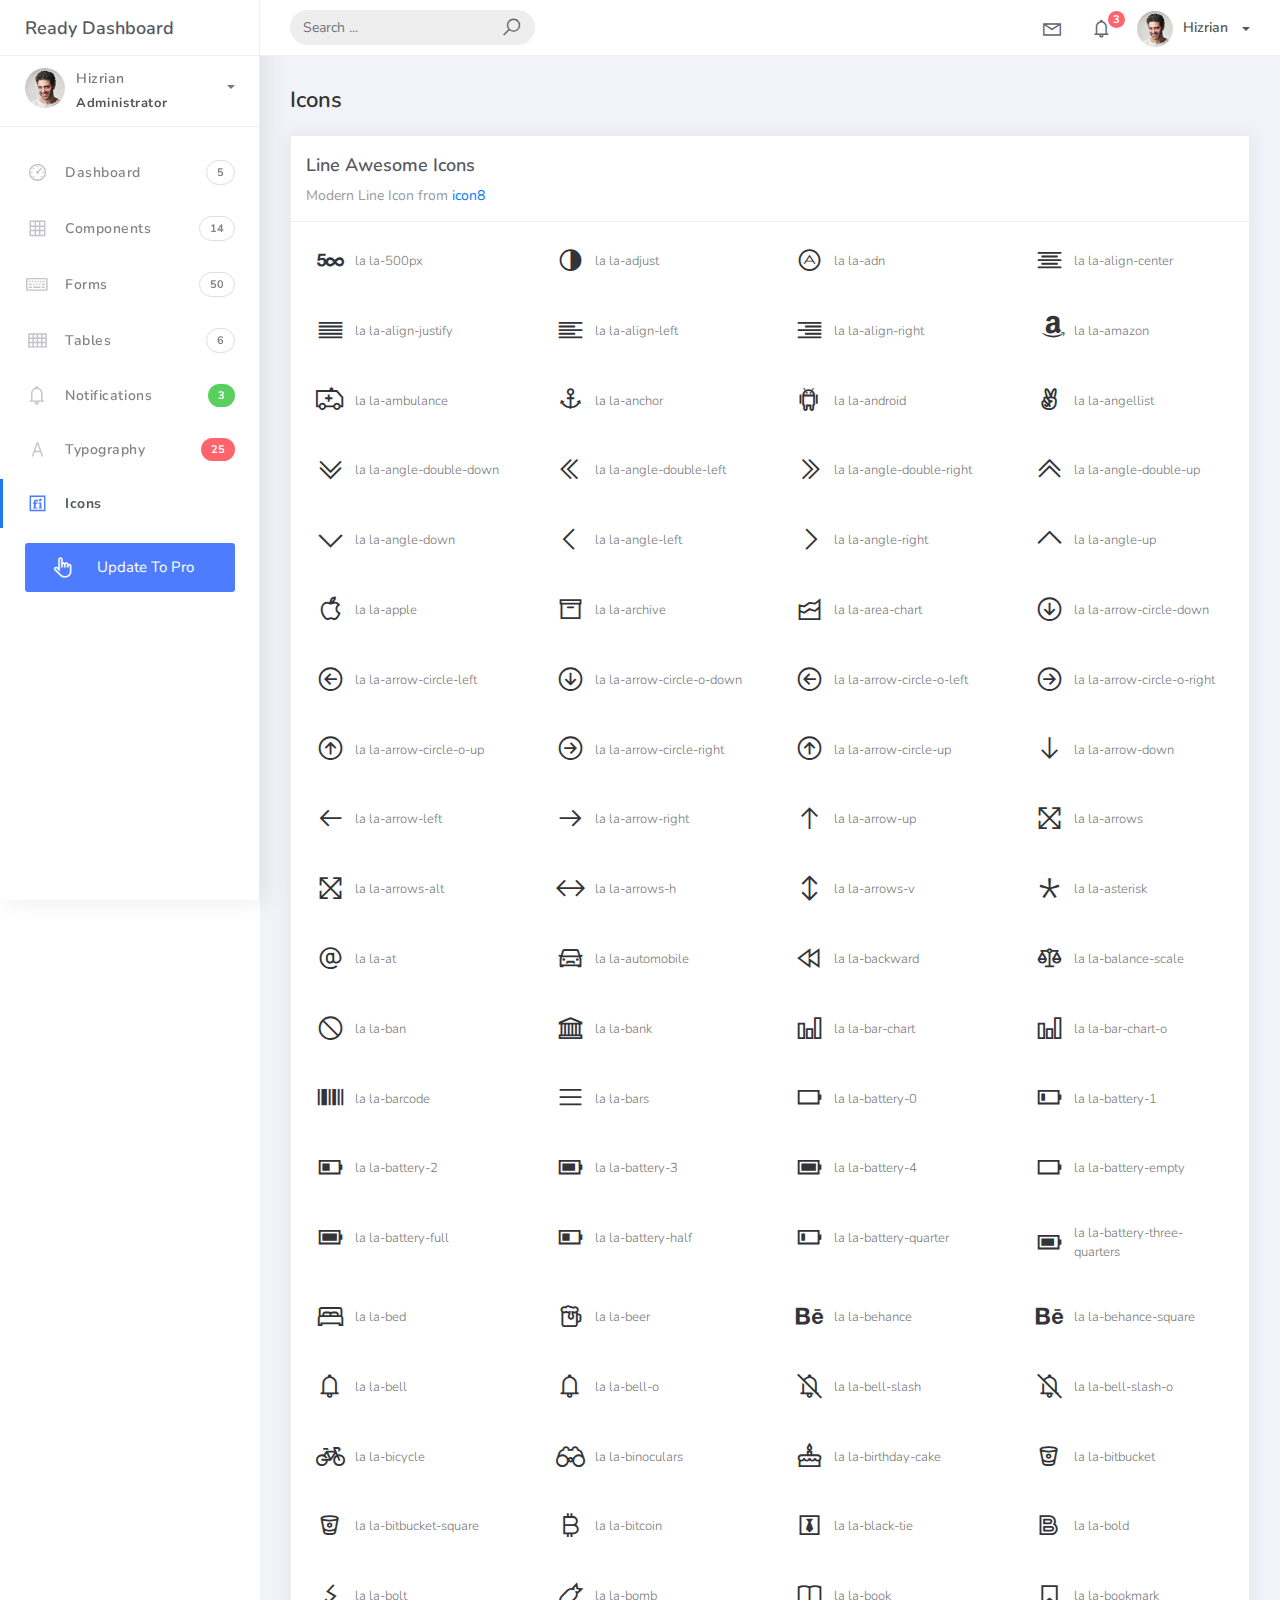
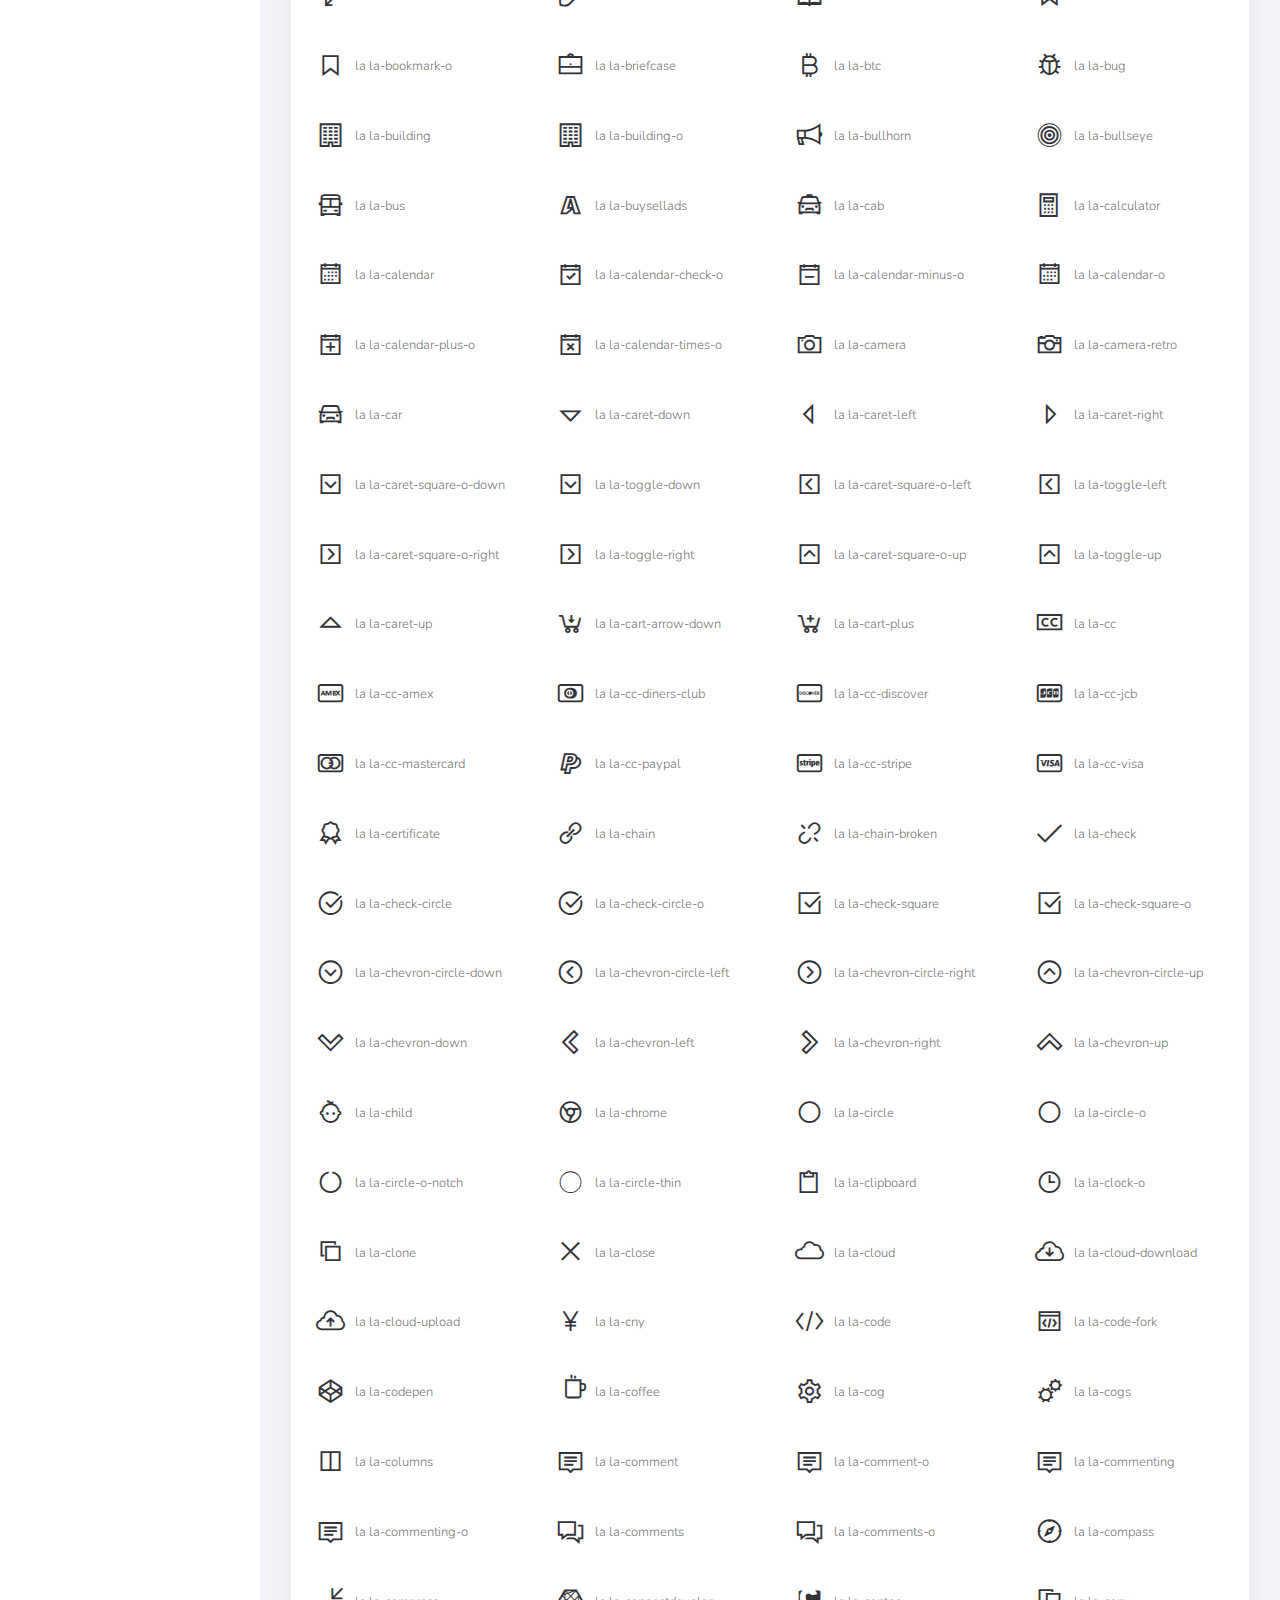
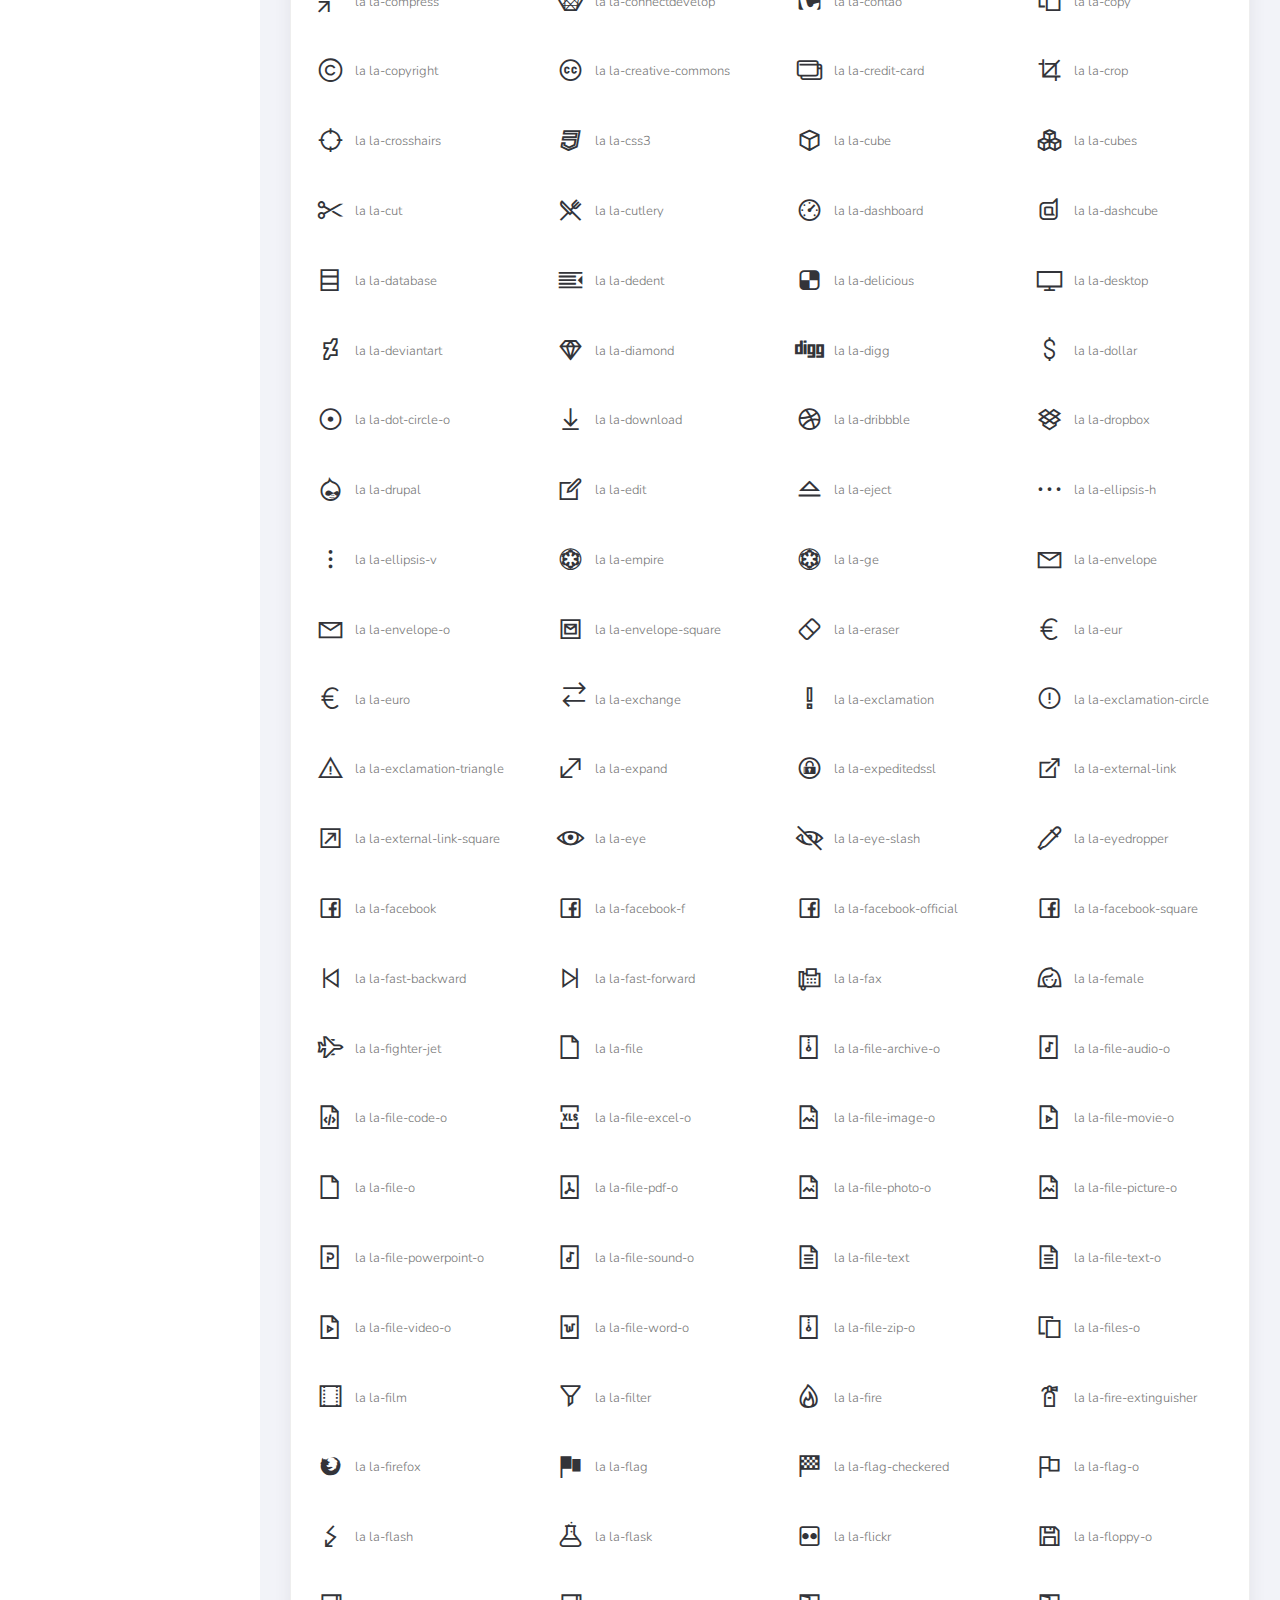
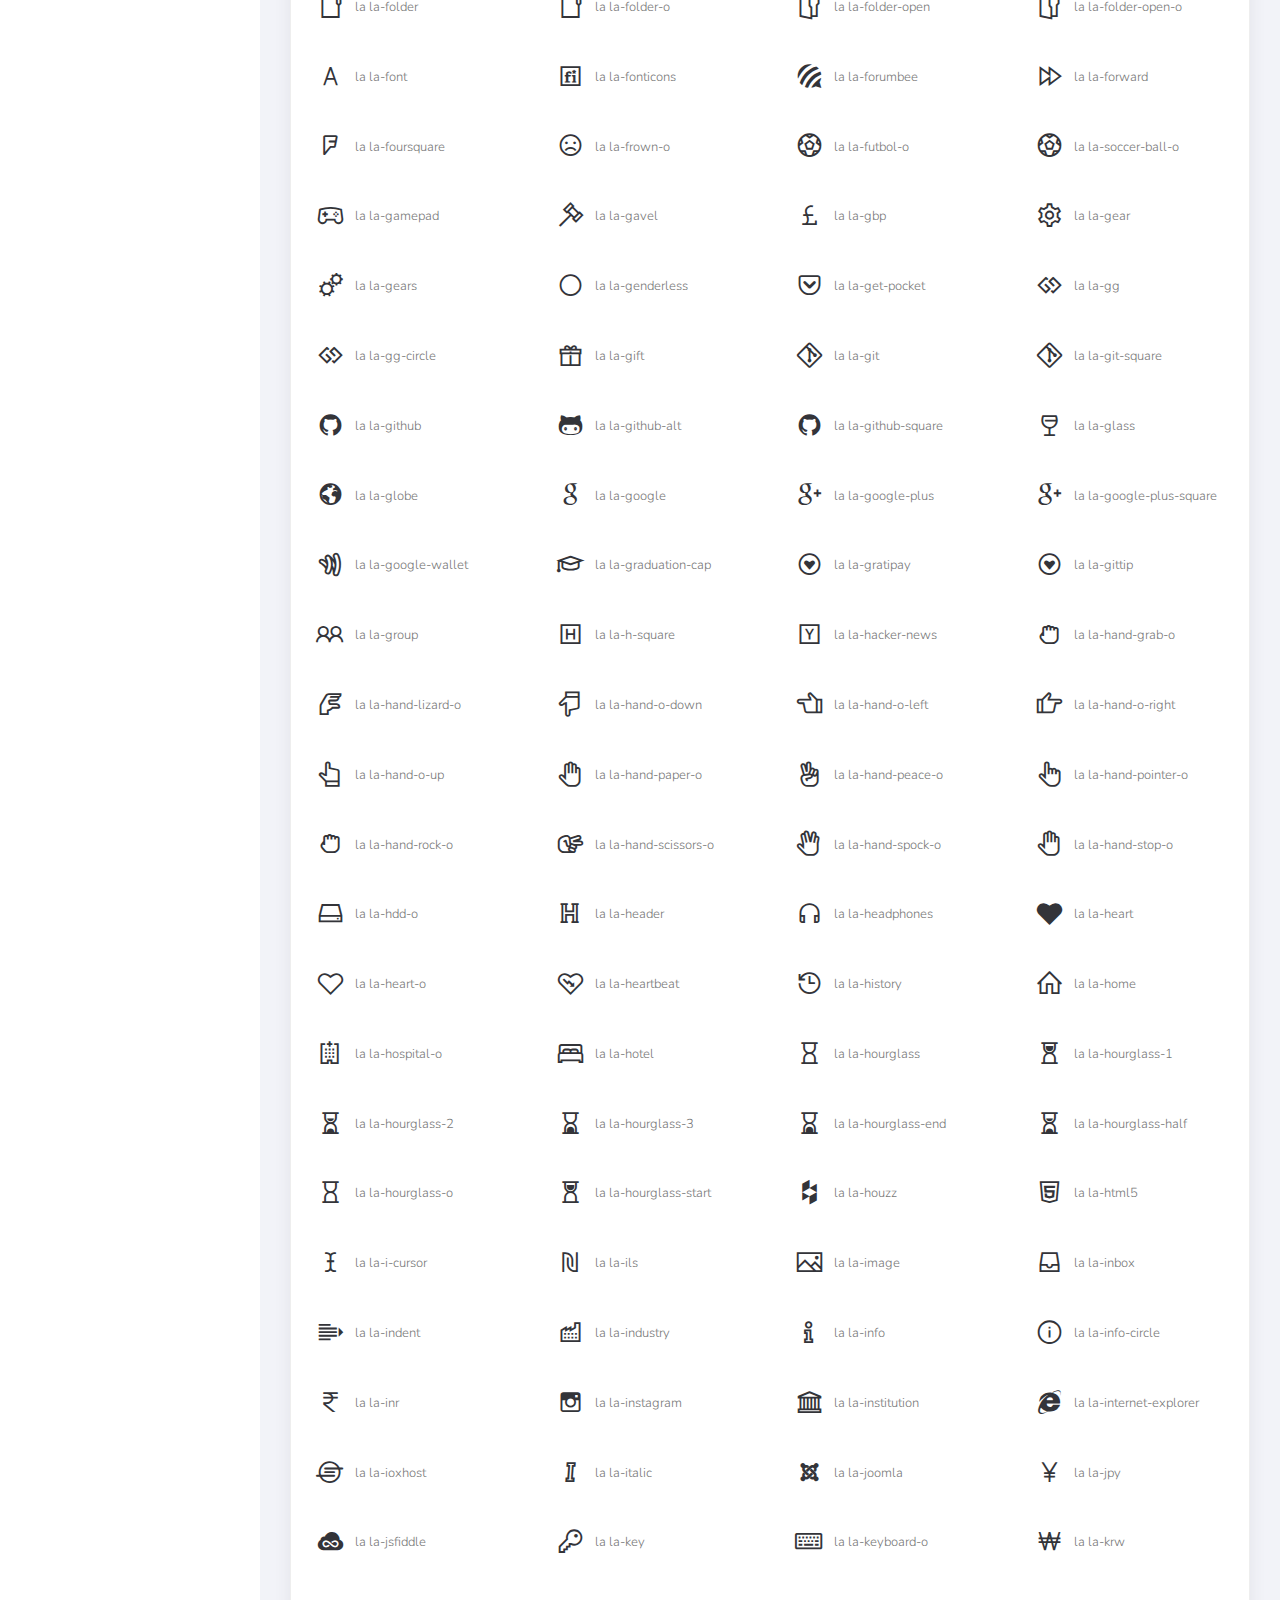
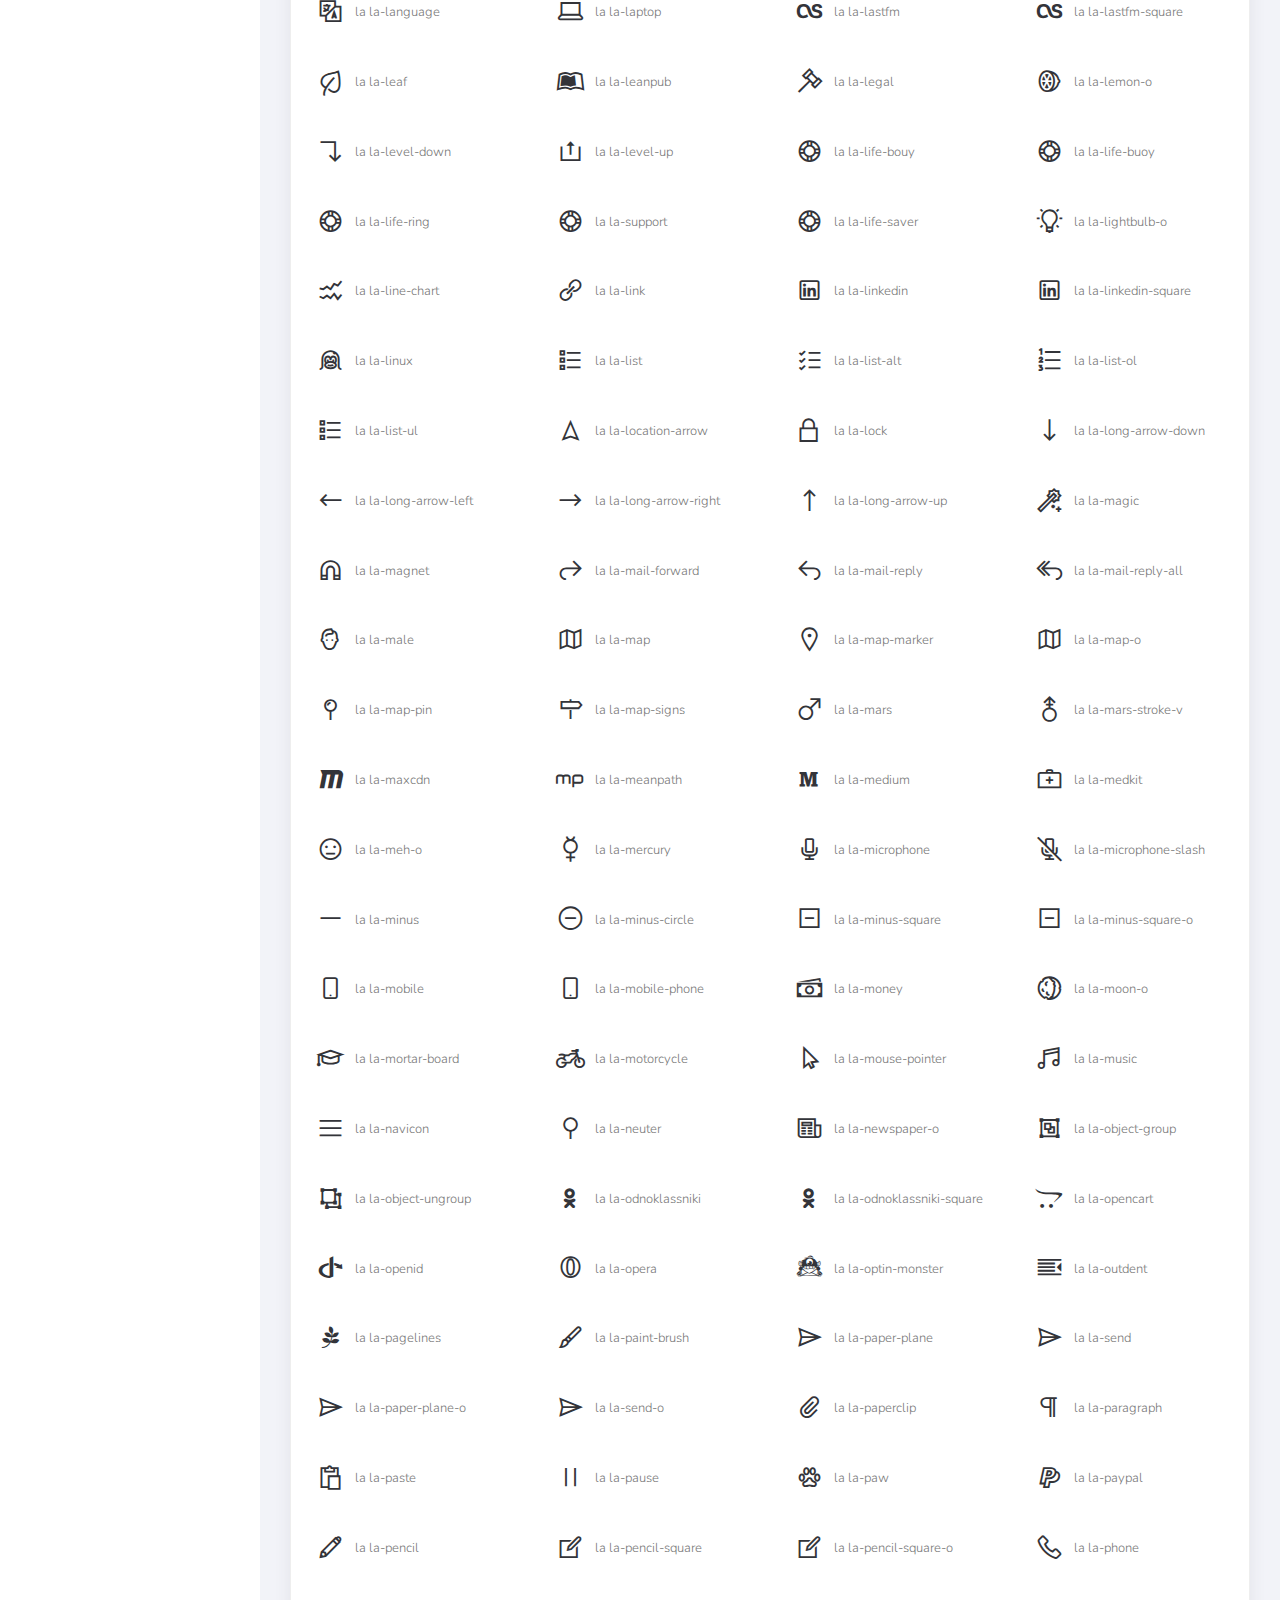
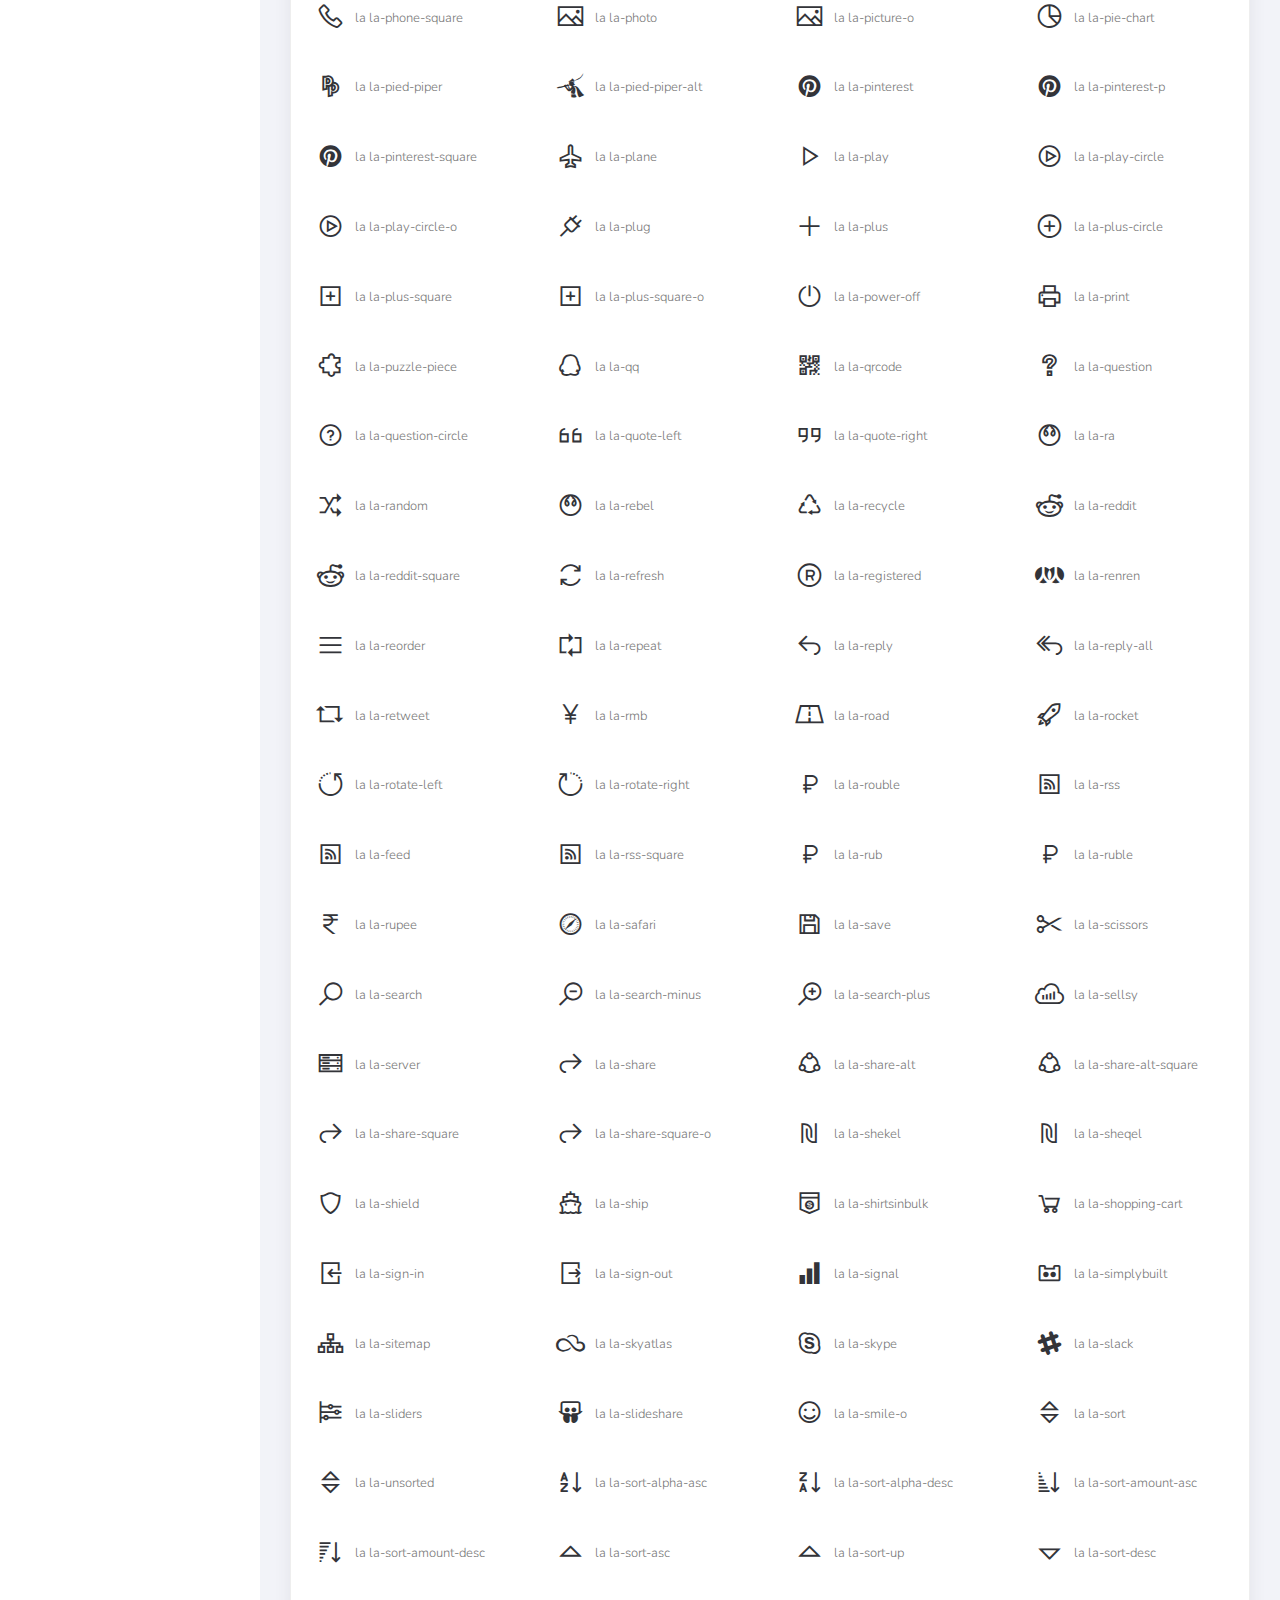
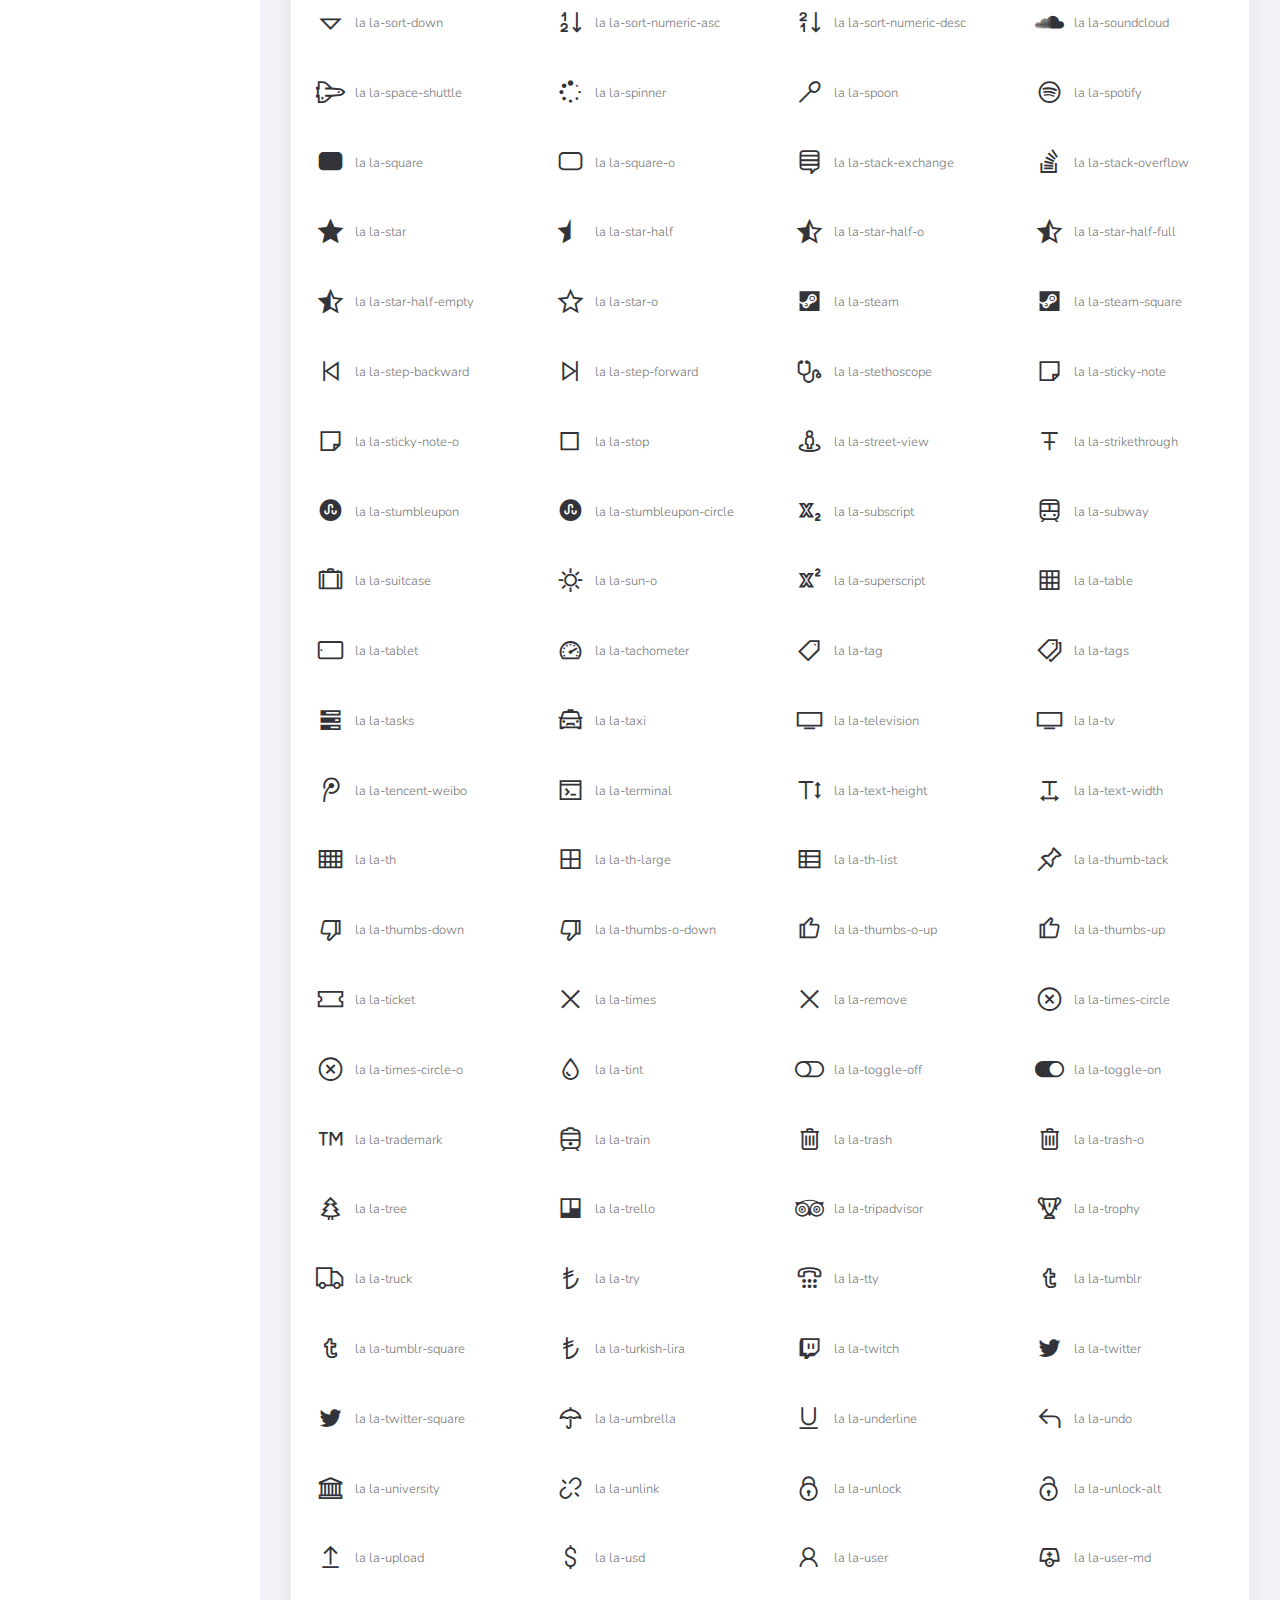
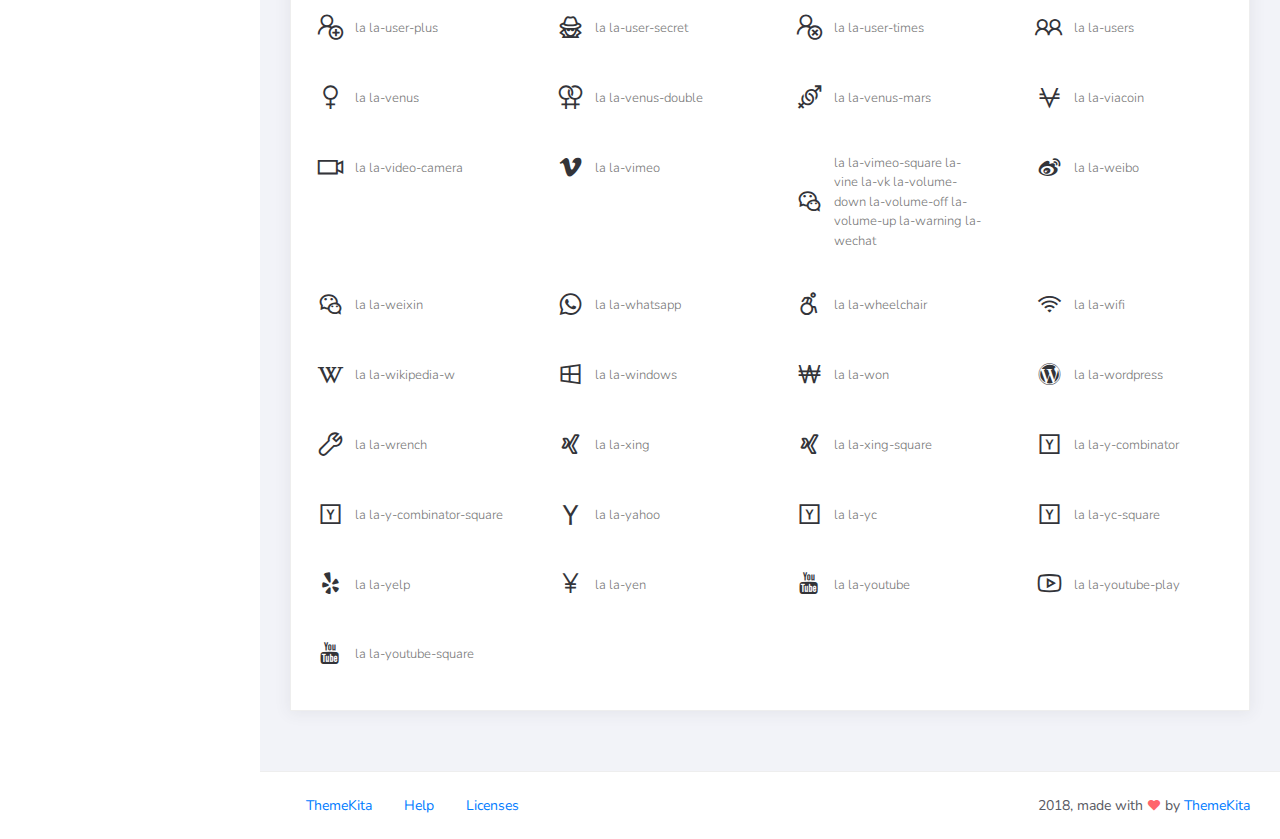
<file: backend/007 Ready-Bootstrap-Dashboard-master/icons.html>
<!DOCTYPE html>
<html>
<head>
	<meta http-equiv="X-UA-Compatible" content="IE=edge,chrome=1" />
	<title>Icons - Ready Bootstrap Dashboard</title>
	<meta content='width=device-width, initial-scale=1.0, maximum-scale=1.0, user-scalable=0, shrink-to-fit=no' name='viewport' />
	<link rel="stylesheet" href="assets/css/bootstrap.min.css">
	<link rel="stylesheet" href="https://fonts.googleapis.com/css?family=Nunito:200,200i,300,300i,400,400i,600,600i,700,700i,800,800i,900,900i">
	<link rel="stylesheet" href="assets/css/ready.css">
	<link rel="stylesheet" href="assets/css/demo.css">
</head>
<body>
	<div class="wrapper">
		<div class="main-header">
			<div class="logo-header">
				<a href="index.html" class="logo">
					Ready Dashboard
				</a>
				<button class="navbar-toggler sidenav-toggler ml-auto" type="button" data-toggle="collapse" data-target="collapse" aria-controls="sidebar" aria-expanded="false" aria-label="Toggle navigation">
					<span class="navbar-toggler-icon"></span>
				</button>
				<button class="topbar-toggler more"><i class="la la-ellipsis-v"></i></button>
			</div>
			<nav class="navbar navbar-header navbar-expand-lg">
				<div class="container-fluid">
					
					<form class="navbar-left navbar-form nav-search mr-md-3" action="">
						<div class="input-group">
							<input type="text" placeholder="Search ..." class="form-control">
							<div class="input-group-append">
								<span class="input-group-text">
									<i class="la la-search search-icon"></i>
								</span>
							</div>
						</div>
					</form>
					<ul class="navbar-nav topbar-nav ml-md-auto align-items-center">
						<li class="nav-item dropdown hidden-caret">
							<a class="nav-link dropdown-toggle" href="#" id="navbarDropdown" role="button" data-toggle="dropdown" aria-haspopup="true" aria-expanded="false">
								<i class="la la-envelope"></i>
							</a>
							<div class="dropdown-menu" aria-labelledby="navbarDropdown">
								<a class="dropdown-item" href="#">Action</a>
								<a class="dropdown-item" href="#">Another action</a>
								<div class="dropdown-divider"></div>
								<a class="dropdown-item" href="#">Something else here</a>
							</div>
						</li>
						<li class="nav-item dropdown hidden-caret">
							<a class="nav-link dropdown-toggle" href="#" id="navbarDropdown" role="button" data-toggle="dropdown" aria-haspopup="true" aria-expanded="false">
								<i class="la la-bell"></i>
								<span class="notification">3</span>
							</a>
							<ul class="dropdown-menu notif-box" aria-labelledby="navbarDropdown">
								<li>
									<div class="dropdown-title">You have 4 new notification</div>
								</li>
								<li>
									<div class="notif-center">
										<a href="#">
											<div class="notif-icon notif-primary"> <i class="la la-user-plus"></i> </div>
											<div class="notif-content">
												<span class="block">
													New user registered
												</span>
												<span class="time">5 minutes ago</span> 
											</div>
										</a>
										<a href="#">
											<div class="notif-icon notif-success"> <i class="la la-comment"></i> </div>
											<div class="notif-content">
												<span class="block">
													Rahmad commented on Admin
												</span>
												<span class="time">12 minutes ago</span> 
											</div>
										</a>
										<a href="#">
											<div class="notif-img"> 
												<img src="assets/img/profile2.jpg" alt="Img Profile">
											</div>
											<div class="notif-content">
												<span class="block">
													Reza send messages to you
												</span>
												<span class="time">12 minutes ago</span> 
											</div>
										</a>
										<a href="#">
											<div class="notif-icon notif-danger"> <i class="la la-heart"></i> </div>
											<div class="notif-content">
												<span class="block">
													Farrah liked Admin
												</span>
												<span class="time">17 minutes ago</span> 
											</div>
										</a>
									</div>
								</li>
								<li>
									<a class="see-all" href="javascript:void(0);"> <strong>See all notifications</strong> <i class="la la-angle-right"></i> </a>
								</li>
							</ul>
						</li>
						<li class="nav-item dropdown">
							<a class="dropdown-toggle profile-pic" data-toggle="dropdown" href="#" aria-expanded="false"> <img src="assets/img/profile.jpg" alt="user-img" width="36" class="img-circle"><span >Hizrian</span></span> </a>
							<ul class="dropdown-menu dropdown-user">
								<li>
									<div class="user-box">
										<div class="u-img"><img src="assets/img/profile.jpg" alt="user"></div>
										<div class="u-text">
											<h4>Hizrian</h4>
											<p class="text-muted">hello@themekita.com</p><a href="profile.html" class="btn btn-rounded btn-danger btn-sm">View Profile</a></div>
										</div>
									</li>
									<div class="dropdown-divider"></div>
									<a class="dropdown-item" href="#"><i class="ti-user"></i> My Profile</a>
									<a class="dropdown-item" href="#"></i> My Balance</a>
									<a class="dropdown-item" href="#"><i class="ti-email"></i> Inbox</a>
									<div class="dropdown-divider"></div>
									<a class="dropdown-item" href="#"><i class="ti-settings"></i> Account Setting</a>
									<div class="dropdown-divider"></div>
									<a class="dropdown-item" href="#"><i class="fa fa-power-off"></i> Logout</a>
								</ul>
								<!-- /.dropdown-user -->
							</li>
						</ul>
					</div>
				</nav>
			</div>
			<div class="sidebar">
				<div class="scrollbar-inner sidebar-wrapper">
					<div class="user">
						<div class="photo">
							<img src="assets/img/profile.jpg">
						</div>
						<div class="info">
							<a class="" data-toggle="collapse" href="#collapseExample" aria-expanded="true">
								<span>
									Hizrian
									<span class="user-level">Administrator</span>
									<span class="caret"></span>
								</span>
							</a>
							<div class="clearfix"></div>

							<div class="collapse in" id="collapseExample" aria-expanded="true" style="">
								<ul class="nav">
									<li>
										<a href="#profile">
											<span class="link-collapse">My Profile</span>
										</a>
									</li>
									<li>
										<a href="#edit">
											<span class="link-collapse">Edit Profile</span>
										</a>
									</li>
									<li>
										<a href="#settings">
											<span class="link-collapse">Settings</span>
										</a>
									</li>
								</ul>
							</div>
						</div>
					</div>
					<ul class="nav">
						<li class="nav-item">
							<a href="index.html">
								<i class="la la-dashboard"></i>
								<p>Dashboard</p>
								<span class="badge badge-count">5</span>
							</a>
						</li>
						<li class="nav-item">
							<a href="components.html">
								<i class="la la-table"></i>
								<p>Components</p>
								<span class="badge badge-count">14</span>
							</a>
						</li>
						<li class="nav-item">
							<a href="forms.html">
								<i class="la la-keyboard-o"></i>
								<p>Forms</p>
								<span class="badge badge-count">50</span>
							</a>
						</li>
						<li class="nav-item">
							<a href="tables.html">
								<i class="la la-th"></i>
								<p>Tables</p>
								<span class="badge badge-count">6</span>
							</a>
						</li>
						<li class="nav-item">
							<a href="notifications.html">
								<i class="la la-bell"></i>
								<p>Notifications</p>
								<span class="badge badge-success">3</span>
							</a>
						</li>
						<li class="nav-item">
							<a href="typography.html">
								<i class="la la-font"></i>
								<p>Typography</p>
								<span class="badge badge-danger">25</span>
							</a>
						</li>
						<li class="nav-item active">
							<a href="icons.html">
								<i class="la la-fonticons"></i>
								<p>Icons</p>
							</a>
						</li>
						<li class="nav-item update-pro">
							<button  data-toggle="modal" data-target="#modalUpdate">
								<i class="la la-hand-pointer-o"></i>
								<p>Update To Pro</p>
							</button>
						</li>
					</ul>
				</div>
			</div>
			<div class="main-panel">
				<div class="content">
					<div class="container-fluid">
						<h4 class="page-title">Icons</h4>
						<div class="row">
							<div class="col-md-12">
								<div class="card">
									<div class="card-header">
										<div class="card-title">Line Awesome Icons</div>
										<div class="card-category">Modern Line Icon from <a class="link" href="https://icons8.com/line-awesome">icon8</a></div>
									</div>
									<div class="card-body">
										<div id="row-demo-icon" class="row">
										</div>
									</div>
								</div>
							</div>
						</div>
					</div>
				</div>
				<footer class="footer">
					<div class="container-fluid">
						<nav class="pull-left">
							<ul class="nav">
								<li class="nav-item">
									<a class="nav-link" href="http://www.themekita.com">
										ThemeKita
									</a>
								</li>
								<li class="nav-item">
									<a class="nav-link" href="#">
										Help
									</a>
								</li>
								<li class="nav-item">
									<a class="nav-link" href="https://themewagon.com/license/#free-item">
										Licenses
									</a>
								</li>
							</ul>
						</nav>
						<div class="copyright ml-auto">
							2018, made with <i class="la la-heart heart text-danger"></i> by <a href="http://www.themekita.com">ThemeKita</a>
						</div>				
					</div>
				</footer>
			</div>
		</div>
	</div>
	<!-- Modal -->
	<div class="modal fade" id="modalUpdate" tabindex="-1" role="dialog" aria-labelledby="modalUpdatePro" aria-hidden="true">
		<div class="modal-dialog modal-dialog-centered" role="document">
			<div class="modal-content">
				<div class="modal-header bg-primary">
					<h6 class="modal-title"><i class="la la-frown-o"></i> Under Development</h6>
					<button type="button" class="close" data-dismiss="modal" aria-label="Close">
						<span aria-hidden="true">&times;</span>
					</button>
				</div>
				<div class="modal-body text-center">									
					<p>Currently the pro version of the <b>Ready Dashboard</b> Bootstrap is in progress development</p>
					<p>
					<b>We'll let you know when it's done</b></p>
				</div>
				<div class="modal-footer">
					<button type="button" class="btn btn-secondary" data-dismiss="modal">Close</button>
				</div>
			</div>
		</div>
	</div>
</body>
<script src="assets/js/core/jquery.3.2.1.min.js"></script>
<script src="assets/js/plugin/jquery-ui-1.12.1.custom/jquery-ui.min.js"></script>
<script src="assets/js/core/popper.min.js"></script>
<script src="assets/js/core/bootstrap.min.js"></script>
<script src="assets/js/plugin/chartist/chartist.min.js"></script>
<script src="assets/js/plugin/chartist/plugin/chartist-plugin-tooltip.min.js"></script>
<script src="assets/js/plugin/bootstrap-notify/bootstrap-notify.min.js"></script>
<script src="assets/js/plugin/bootstrap-toggle/bootstrap-toggle.min.js"></script>
<script src="assets/js/plugin/jquery-mapael/jquery.mapael.min.js"></script>
<script src="assets/js/plugin/jquery-mapael/maps/world_countries.min.js"></script>
<script src="assets/js/plugin/chart-circle/circles.min.js"></script>
<script src="assets/js/plugin/jquery-scrollbar/jquery.scrollbar.min.js"></script>
<script src="assets/js/ready.min.js"></script>
<script type="text/javascript">
	var iconClass = ['la-500px', 'la-adjust', 'la-adn', 'la-align-center', 'la-align-justify',
	'la-align-left', 'la-align-right', 'la-amazon', 'la-ambulance', 'la-anchor', 'la-android', 'la-angellist', 'la-angle-double-down', 'la-angle-double-left', 'la-angle-double-right', 'la-angle-double-up', 'la-angle-down', 'la-angle-left', 'la-angle-right', 'la-angle-up', 'la-apple', 'la-archive', 'la-area-chart', ' la-arrow-circle-down', 'la-arrow-circle-left', 'la-arrow-circle-o-down', 'la-arrow-circle-o-left', 'la-arrow-circle-o-right', 'la-arrow-circle-o-up', 'la-arrow-circle-right', 'la-arrow-circle-up', 'la-arrow-down', 'la-arrow-left', 'la-arrow-right', 'la-arrow-up', 'la-arrows', 'la-arrows-alt', 'la-arrows-h', 'la-arrows-v', 'la-asterisk', 'la-at', 'la-automobile', 'la-backward', 'la-balance-scale', 'la-ban', 'la-bank', 'la-bar-chart', 'la-bar-chart-o', 'la-barcode', 'la-bars', 'la-battery-0', 'la-battery-1', 'la-battery-2', 'la-battery-3', 'la-battery-4', 'la-battery-empty', 'la-battery-full', 'la-battery-half', 'la-battery-quarter', 'la-battery-three-quarters', 'la-bed', 'la-beer', 'la-behance', 'la-behance-square', 'la-bell', 'la-bell-o', 'la-bell-slash', 'la-bell-slash-o', 'la-bicycle', 'la-binoculars', 'la-birthday-cake', 'la-bitbucket', 'la-bitbucket-square', 'la-bitcoin', 'la-black-tie', 'la-bold', 'la-bolt', 'la-bomb', 'la-book', 'la-bookmark', 'la-bookmark-o', 'la-briefcase', 'la-btc', 'la-bug', 'la-building', 'la-building-o', 'la-bullhorn', 'la-bullseye', 'la-bus', 'la-buysellads', 'la-cab', 'la-calculator', 'la-calendar', 'la-calendar-check-o', 'la-calendar-minus-o', 'la-calendar-o', 'la-calendar-plus-o', 'la-calendar-times-o', 'la-camera', 'la-camera-retro', 'la-car', 'la-caret-down', 'la-caret-left', 'la-caret-right', 'la-caret-square-o-down', 'la-toggle-down', 'la-caret-square-o-left', 'la-toggle-left', 'la-caret-square-o-right', 'la-toggle-right', 'la-caret-square-o-up', 'la-toggle-up', 'la-caret-up', 'la-cart-arrow-down', 'la-cart-plus', 'la-cc', 'la-cc-amex', 'la-cc-diners-club', 'la-cc-discover', 'la-cc-jcb', 'la-cc-mastercard', 'la-cc-paypal', 'la-cc-stripe', 'la-cc-visa', 'la-certificate', 'la-chain', 'la-chain-broken', 'la-check', 'la-check-circle', 'la-check-circle-o', 'la-check-square', 'la-check-square-o', 'la-chevron-circle-down', 'la-chevron-circle-left', 'la-chevron-circle-right', 'la-chevron-circle-up', 'la-chevron-down', 'la-chevron-left', 'la-chevron-right', 'la-chevron-up', 'la-child', 'la-chrome', 'la-circle', 'la-circle-o', 'la-circle-o-notch', 'la-circle-thin', 'la-clipboard', 'la-clock-o', 'la-clone', 'la-close', 'la-cloud', 'la-cloud-download', 'la-cloud-upload', 'la-cny', 'la-code', 'la-code-fork', 'la-codepen', 'la-coffee', 'la-cog', 'la-cogs', 'la-columns', 'la-comment', 'la-comment-o', 'la-commenting', 'la-commenting-o', 'la-comments', 'la-comments-o', 'la-compass', 'la-compress', 'la-connectdevelop', 'la-contao', 'la-copy', 'la-copyright', 'la-creative-commons', 'la-credit-card', 'la-crop', 'la-crosshairs', 'la-css3', 'la-cube', 'la-cubes', 'la-cut', 'la-cutlery', 'la-dashboard', 'la-dashcube', 'la-database', 'la-dedent', 'la-delicious', 'la-desktop', 'la-deviantart', 'la-diamond', 'la-digg', 'la-dollar', 'la-dot-circle-o', 'la-download', 'la-dribbble', 'la-dropbox', 'la-drupal', 'la-edit', 'la-eject', 'la-ellipsis-h', 'la-ellipsis-v', 'la-empire', 'la-ge', 'la-envelope', 'la-envelope-o', 'la-envelope-square', 'la-eraser', 'la-eur', 'la-euro', 'la-exchange', 'la-exclamation', 'la-exclamation-circle', 'la-exclamation-triangle', 'la-expand', 'la-expeditedssl', 'la-external-link', 'la-external-link-square', 'la-eye', 'la-eye-slash', 'la-eyedropper', 'la-facebook', 'la-facebook-f', 'la-facebook-official', 'la-facebook-square', 'la-fast-backward', 'la-fast-forward', 'la-fax', 'la-female', 'la-fighter-jet', 'la-file', 'la-file-archive-o', 'la-file-audio-o', 'la-file-code-o', 'la-file-excel-o', 'la-file-image-o', 'la-file-movie-o', 'la-file-o', 'la-file-pdf-o', 'la-file-photo-o', 'la-file-picture-o', 'la-file-powerpoint-o', 'la-file-sound-o', 'la-file-text', 'la-file-text-o', 'la-file-video-o', 'la-file-word-o', 'la-file-zip-o', 'la-files-o', 'la-film', 'la-filter', 'la-fire', 'la-fire-extinguisher', 'la-firefox', 'la-flag', 'la-flag-checkered', 'la-flag-o', 'la-flash', 'la-flask', 'la-flickr', 'la-floppy-o', 'la-folder', 'la-folder-o', 'la-folder-open', 'la-folder-open-o', 'la-font', 'la-fonticons', 'la-forumbee', 'la-forward', 'la-foursquare', 'la-frown-o', 'la-futbol-o', 'la-soccer-ball-o', 'la-gamepad', 'la-gavel', 'la-gbp', 'la-gear', 'la-gears', 'la-genderless', 'la-get-pocket', 'la-gg', 'la-gg-circle', 'la-gift', 'la-git', 'la-git-square', 'la-github', 'la-github-alt', 'la-github-square', 'la-glass', 'la-globe', 'la-google', 'la-google-plus', 'la-google-plus-square', 'la-google-wallet', 'la-graduation-cap', 'la-gratipay', 'la-gittip', 'la-group', 'la-h-square', 'la-hacker-news', 'la-hand-grab-o', 'la-hand-lizard-o', 'la-hand-o-down', 'la-hand-o-left', 'la-hand-o-right', 'la-hand-o-up', 'la-hand-paper-o', 'la-hand-peace-o', 'la-hand-pointer-o', 'la-hand-rock-o', 'la-hand-scissors-o', 'la-hand-spock-o', 'la-hand-stop-o', 'la-hdd-o', 'la-header', 'la-headphones', 'la-heart', 'la-heart-o', 'la-heartbeat', 'la-history', 'la-home', 'la-hospital-o', 'la-hotel', 'la-hourglass', 'la-hourglass-1', 'la-hourglass-2', 'la-hourglass-3', 'la-hourglass-end', 'la-hourglass-half', 'la-hourglass-o', 'la-hourglass-start', 'la-houzz', 'la-html5', 'la-i-cursor', 'la-ils', 'la-image', 'la-inbox', 'la-indent', 'la-industry', 'la-info', 'la-info-circle', 'la-inr', 'la-instagram', 'la-institution', 'la-internet-explorer', 'la-ioxhost', 'la-italic', 'la-joomla', 'la-jpy', 'la-jsfiddle', 'la-key', 'la-keyboard-o', 'la-krw', 'la-language', 'la-laptop', 'la-lastfm', 'la-lastfm-square', 'la-leaf', 'la-leanpub', 'la-legal', 'la-lemon-o', 'la-level-down', 'la-level-up', 'la-life-bouy', 'la-life-buoy', 'la-life-ring', 'la-support', 'la-life-saver', 'la-lightbulb-o', 'la-line-chart', 'la-link', 'la-linkedin', 'la-linkedin-square', 'la-linux', 'la-list', 'la-list-alt', 'la-list-ol', 'la-list-ul', 'la-location-arrow', 'la-lock', 'la-long-arrow-down', 'la-long-arrow-left', 'la-long-arrow-right', 'la-long-arrow-up', 'la-magic', 'la-magnet', 'la-mail-forward', 'la-mail-reply', 'la-mail-reply-all', 'la-male', 'la-map', 'la-map-marker', 'la-map-o', 'la-map-pin', 'la-map-signs', 'la-mars', 'la-mars-stroke-v', 'la-maxcdn', 'la-meanpath', 'la-medium', 'la-medkit', 'la-meh-o', 'la-mercury', 'la-microphone', 'la-microphone-slash', 'la-minus', 'la-minus-circle', 'la-minus-square', 'la-minus-square-o', 'la-mobile', 'la-mobile-phone', 'la-money', 'la-moon-o', 'la-mortar-board', 'la-motorcycle', 'la-mouse-pointer', 'la-music', 'la-navicon', 'la-neuter', 'la-newspaper-o', 'la-object-group', 'la-object-ungroup', 'la-odnoklassniki', 'la-odnoklassniki-square', 'la-opencart', 'la-openid', 'la-opera', 'la-optin-monster', 'la-outdent', 'la-pagelines', 'la-paint-brush', 'la-paper-plane', 'la-send', 'la-paper-plane-o', 'la-send-o', 'la-paperclip', 'la-paragraph', 'la-paste', 'la-pause', 'la-paw', 'la-paypal', 'la-pencil', 'la-pencil-square', 'la-pencil-square-o', 'la-phone', 'la-phone-square', 'la-photo', 'la-picture-o', 'la-pie-chart', 'la-pied-piper', 'la-pied-piper-alt', 'la-pinterest', 'la-pinterest-p', 'la-pinterest-square', 'la-plane', 'la-play', 'la-play-circle', 'la-play-circle-o', 'la-plug', 'la-plus', 'la-plus-circle', 'la-plus-square', 'la-plus-square-o', 'la-power-off', 'la-print', 'la-puzzle-piece', 'la-qq', 'la-qrcode', 'la-question', 'la-question-circle', 'la-quote-left', 'la-quote-right', 'la-ra', 'la-random', 'la-rebel', 'la-recycle', 'la-reddit', 'la-reddit-square', 'la-refresh', 'la-registered', 'la-renren', 'la-reorder', 'la-repeat', 'la-reply', 'la-reply-all', 'la-retweet', 'la-rmb', 'la-road', 'la-rocket', 'la-rotate-left', 'la-rotate-right', 'la-rouble', 'la-rss', 'la-feed', 'la-rss-square', 'la-rub', 'la-ruble', 'la-rupee', 'la-safari', 'la-save', 'la-scissors', 'la-search', 'la-search-minus', 'la-search-plus', 'la-sellsy', 'la-server', 'la-share', 'la-share-alt', 'la-share-alt-square', 'la-share-square', 'la-share-square-o', 'la-shekel', 'la-sheqel', 'la-shield', 'la-ship', 'la-shirtsinbulk', 'la-shopping-cart', 'la-sign-in', 'la-sign-out', 'la-signal', 'la-simplybuilt', 'la-sitemap', 'la-skyatlas', 'la-skype', 'la-slack', 'la-sliders', 'la-slideshare', 'la-smile-o', 'la-sort', 'la-unsorted', 'la-sort-alpha-asc', 'la-sort-alpha-desc', 'la-sort-amount-asc', 'la-sort-amount-desc', 'la-sort-asc', 'la-sort-up', 'la-sort-desc', 'la-sort-down', 'la-sort-numeric-asc', 'la-sort-numeric-desc', 'la-soundcloud', 'la-space-shuttle', 'la-spinner', 'la-spoon', 'la-spotify', 'la-square', 'la-square-o', 'la-stack-exchange', 'la-stack-overflow', 'la-star', 'la-star-half', 'la-star-half-o', 'la-star-half-full', 'la-star-half-empty', 'la-star-o', 'la-steam', 'la-steam-square', 'la-step-backward', 'la-step-forward', 'la-stethoscope', 'la-sticky-note', 'la-sticky-note-o', 'la-stop', 'la-street-view', 'la-strikethrough', 'la-stumbleupon', 'la-stumbleupon-circle', 'la-subscript', 'la-subway', 'la-suitcase', 'la-sun-o', 'la-superscript', 'la-table', 'la-tablet', 'la-tachometer', 'la-tag', 'la-tags', 'la-tasks', 'la-taxi', 'la-television', 'la-tv', 'la-tencent-weibo', 'la-terminal', 'la-text-height', 'la-text-width', 'la-th', 'la-th-large', 'la-th-list', 'la-thumb-tack', 'la-thumbs-down', 'la-thumbs-o-down', 'la-thumbs-o-up', 'la-thumbs-up', 'la-ticket', 'la-times', 'la-remove', 'la-times-circle', 'la-times-circle-o', 'la-tint', 'la-toggle-off', 'la-toggle-on', 'la-trademark', 'la-train', 'la-trash', 'la-trash-o', 'la-tree', 'la-trello', 'la-tripadvisor', 'la-trophy', 'la-truck', 'la-try', 'la-tty', 'la-tumblr', 'la-tumblr-square', 'la-turkish-lira', 'la-twitch', 'la-twitter', 'la-twitter-square', 'la-umbrella', 'la-underline', 'la-undo', 'la-university', 'la-unlink', 'la-unlock', 'la-unlock-alt', 'la-upload', 'la-usd', 'la-user', 'la-user-md', 'la-user-plus', 'la-user-secret', 'la-user-times', 'la-users', 'la-venus', 'la-venus-double', 'la-venus-mars', 'la-viacoin', 'la-video-camera', 'la-vimeo', 'la-vimeo-square la-vine la-vk la-volume-down la-volume-off la-volume-up la-warning la-wechat', 'la-weibo', 'la-weixin', 'la-whatsapp', 'la-wheelchair', 'la-wifi', 'la-wikipedia-w', 'la-windows', 'la-won', 'la-wordpress', 'la-wrench', 'la-xing', 'la-xing-square', 'la-y-combinator', 'la-y-combinator-square', 'la-yahoo', 'la-yc', 'la-yc-square', 'la-yelp', 'la-yen', 'la-youtube', 'la-youtube-play', 'la-youtube-square'
	]; var rowDemoIcon = "#row-demo-icon";
	for (i = 0; i < iconClass.length; i++){
		$(rowDemoIcon).append('<div class="col-md-3"> <div class="demo-icon"> <div class="icon-preview"><i class="la ' + iconClass[i] + '"></i></div> <div class="icon-class">la ' + iconClass[i] + '</div> </div> </div>');
	}
</script>
</html>
</file>
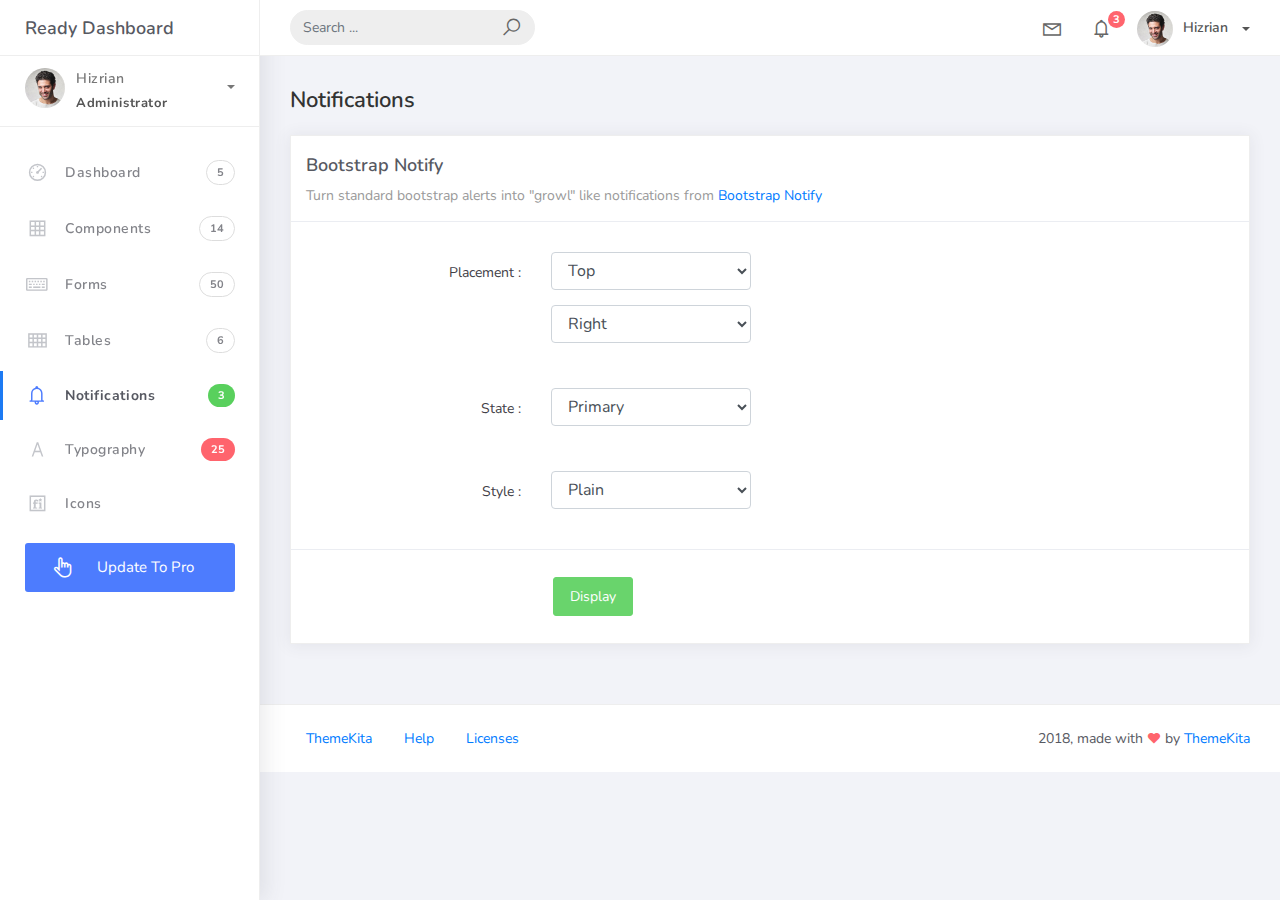
<file: backend/007 Ready-Bootstrap-Dashboard-master/notifications.html>
<!DOCTYPE html>
<html>
<head>
	<meta http-equiv="X-UA-Compatible" content="IE=edge,chrome=1" />
	<title>Notifications - Ready Bootstrap Dashboard</title>
	<meta content='width=device-width, initial-scale=1.0, maximum-scale=1.0, user-scalable=0, shrink-to-fit=no' name='viewport' />
	<link rel="stylesheet" href="assets/css/bootstrap.min.css">
	<link rel="stylesheet" href="https://fonts.googleapis.com/css?family=Nunito:200,200i,300,300i,400,400i,600,600i,700,700i,800,800i,900,900i">
	<link rel="stylesheet" href="assets/css/ready.css">
	<link rel="stylesheet" href="assets/css/demo.css">
</head>
<body>
	<div class="wrapper">
		<div class="main-header">
			<div class="logo-header">
				<a href="index.html" class="logo">
					Ready Dashboard
				</a>
				<button class="navbar-toggler sidenav-toggler ml-auto" type="button" data-toggle="collapse" data-target="collapse" aria-controls="sidebar" aria-expanded="false" aria-label="Toggle navigation">
					<span class="navbar-toggler-icon"></span>
				</button>
				<button class="topbar-toggler more"><i class="la la-ellipsis-v"></i></button>
			</div>
			<nav class="navbar navbar-header navbar-expand-lg">
				<div class="container-fluid">
					
					<form class="navbar-left navbar-form nav-search mr-md-3" action="">
						<div class="input-group">
							<input type="text" placeholder="Search ..." class="form-control">
							<div class="input-group-append">
								<span class="input-group-text">
									<i class="la la-search search-icon"></i>
								</span>
							</div>
						</div>
					</form>
					<ul class="navbar-nav topbar-nav ml-md-auto align-items-center">
						<li class="nav-item dropdown hidden-caret">
							<a class="nav-link dropdown-toggle" href="#" id="navbarDropdown" role="button" data-toggle="dropdown" aria-haspopup="true" aria-expanded="false">
								<i class="la la-envelope"></i>
							</a>
							<div class="dropdown-menu" aria-labelledby="navbarDropdown">
								<a class="dropdown-item" href="#">Action</a>
								<a class="dropdown-item" href="#">Another action</a>
								<div class="dropdown-divider"></div>
								<a class="dropdown-item" href="#">Something else here</a>
							</div>
						</li>
						<li class="nav-item dropdown hidden-caret">
							<a class="nav-link dropdown-toggle" href="#" id="navbarDropdown" role="button" data-toggle="dropdown" aria-haspopup="true" aria-expanded="false">
								<i class="la la-bell"></i>
								<span class="notification">3</span>
							</a>
							<ul class="dropdown-menu notif-box" aria-labelledby="navbarDropdown">
								<li>
									<div class="dropdown-title">You have 4 new notification</div>
								</li>
								<li>
									<div class="notif-center">
										<a href="#">
											<div class="notif-icon notif-primary"> <i class="la la-user-plus"></i> </div>
											<div class="notif-content">
												<span class="block">
													New user registered
												</span>
												<span class="time">5 minutes ago</span> 
											</div>
										</a>
										<a href="#">
											<div class="notif-icon notif-success"> <i class="la la-comment"></i> </div>
											<div class="notif-content">
												<span class="block">
													Rahmad commented on Admin
												</span>
												<span class="time">12 minutes ago</span> 
											</div>
										</a>
										<a href="#">
											<div class="notif-img"> 
												<img src="assets/img/profile2.jpg" alt="Img Profile">
											</div>
											<div class="notif-content">
												<span class="block">
													Reza send messages to you
												</span>
												<span class="time">12 minutes ago</span> 
											</div>
										</a>
										<a href="#">
											<div class="notif-icon notif-danger"> <i class="la la-heart"></i> </div>
											<div class="notif-content">
												<span class="block">
													Farrah liked Admin
												</span>
												<span class="time">17 minutes ago</span> 
											</div>
										</a>
									</div>
								</li>
								<li>
									<a class="see-all" href="javascript:void(0);"> <strong>See all notifications</strong> <i class="la la-angle-right"></i> </a>
								</li>
							</ul>
						</li>
						<li class="nav-item dropdown">
							<a class="dropdown-toggle profile-pic" data-toggle="dropdown" href="#" aria-expanded="false"> <img src="assets/img/profile.jpg" alt="user-img" width="36" class="img-circle"><span >Hizrian</span></span> </a>
							<ul class="dropdown-menu dropdown-user">
								<li>
									<div class="user-box">
										<div class="u-img"><img src="assets/img/profile.jpg" alt="user"></div>
										<div class="u-text">
											<h4>Hizrian</h4>
											<p class="text-muted">hello@themekita.com</p><a href="profile.html" class="btn btn-rounded btn-danger btn-sm">View Profile</a></div>
										</div>
									</li>
									<div class="dropdown-divider"></div>
									<a class="dropdown-item" href="#"><i class="ti-user"></i> My Profile</a>
									<a class="dropdown-item" href="#"></i> My Balance</a>
									<a class="dropdown-item" href="#"><i class="ti-email"></i> Inbox</a>
									<div class="dropdown-divider"></div>
									<a class="dropdown-item" href="#"><i class="ti-settings"></i> Account Setting</a>
									<div class="dropdown-divider"></div>
									<a class="dropdown-item" href="#"><i class="fa fa-power-off"></i> Logout</a>
								</ul>
								<!-- /.dropdown-user -->
							</li>
						</ul>
					</div>
				</nav>
			</div>
			<div class="sidebar">
				<div class="scrollbar-inner sidebar-wrapper">
					<div class="user">
						<div class="photo">
							<img src="assets/img/profile.jpg">
						</div>
						<div class="info">
							<a class="" data-toggle="collapse" href="#collapseExample" aria-expanded="true">
								<span>
									Hizrian
									<span class="user-level">Administrator</span>
									<span class="caret"></span>
								</span>
							</a>
							<div class="clearfix"></div>

							<div class="collapse in" id="collapseExample" aria-expanded="true" style="">
								<ul class="nav">
									<li>
										<a href="#profile">
											<span class="link-collapse">My Profile</span>
										</a>
									</li>
									<li>
										<a href="#edit">
											<span class="link-collapse">Edit Profile</span>
										</a>
									</li>
									<li>
										<a href="#settings">
											<span class="link-collapse">Settings</span>
										</a>
									</li>
								</ul>
							</div>
						</div>
					</div>
					<ul class="nav">
						<li class="nav-item">
							<a href="index.html">
								<i class="la la-dashboard"></i>
								<p>Dashboard</p>
								<span class="badge badge-count">5</span>
							</a>
						</li>
						<li class="nav-item">
							<a href="components.html">
								<i class="la la-table"></i>
								<p>Components</p>
								<span class="badge badge-count">14</span>
							</a>
						</li>
						<li class="nav-item">
							<a href="forms.html">
								<i class="la la-keyboard-o"></i>
								<p>Forms</p>
								<span class="badge badge-count">50</span>
							</a>
						</li>
						<li class="nav-item">
							<a href="tables.html">
								<i class="la la-th"></i>
								<p>Tables</p>
								<span class="badge badge-count">6</span>
							</a>
						</li>
						<li class="nav-item active">
							<a href="notifications.html">
								<i class="la la-bell"></i>
								<p>Notifications</p>
								<span class="badge badge-success">3</span>
							</a>
						</li>
						<li class="nav-item">
							<a href="typography.html">
								<i class="la la-font"></i>
								<p>Typography</p>
								<span class="badge badge-danger">25</span>
							</a>
						</li>
						<li class="nav-item">
							<a href="icons.html">
								<i class="la la-fonticons"></i>
								<p>Icons</p>
							</a>
						</li>
						<li class="nav-item update-pro">
							<button  data-toggle="modal" data-target="#modalUpdate">
								<i class="la la-hand-pointer-o"></i>
								<p>Update To Pro</p>
							</button>
						</li>
					</ul>
				</div>
			</div>
			<div class="main-panel">
				<div class="content">
					<div class="container-fluid">
						<h4 class="page-title">Notifications</h4>
						<div class="row">
							<div class="col-md-12">
								<div class="card">
									<div class="card-header">
										<div class="card-title">Bootstrap Notify</div>
										<div class="card-category">Turn standard bootstrap alerts into "growl" like notifications from <a class="link" href="http://bootstrap-notify.remabledesigns.com/">Bootstrap Notify</a></div>
									</div>
									<div class="card-body">
										<div class="form">
											<div class="form-group from-show-notify row">
												<div class="col-lg-3 col-md-3 col-sm-12 text-right">
													<label>Placement :</label>
												</div>
												<div class="col-lg-4 col-md-9 col-sm-12">
													<select class="form-control input-fixed" id="notify_placement_from">
														<option value="top">Top</option>
														<option value="bottom">Bottom</option>
													</select>
													<select class="form-control input-fixed" id="notify_placement_align">
														<option value="left">Left</option>
														<option value="right" selected="">Right</option>
														<option value="center">Center</option>
													</select>
												</div>
											</div>
											<div class="form-group from-show-notify row">
												<div class="col-lg-3 col-md-3 col-sm-12 text-right">
													<label>State :</label>
												</div>
												<div class="col-lg-4 col-md-9 col-sm-12">
													<select class="form-control input-fixed" id="notify_state">
														<option value="primary">Primary</option>
														<option value="info">Info</option>
														<option value="success">Success</option>
														<option value="warning">Warning</option>
														<option value="danger">Danger</option>
													</select>
												</div>
											</div>
											<div class="form-group from-show-notify row">
												<div class="col-lg-3 col-md-3 col-sm-12 text-right">
													<label>Style :</label>
												</div>
												<div class="col-lg-4 col-md-9 col-sm-12">
													<select class="form-control input-fixed" id="notify_style">
														<option value="plain">Plain</option>
														<option value="withicon">With Icon</option>
													</select>
												</div>
											</div>
										</div>
									</div>
									<div class="card-footer">
										<div class="form">
											<div class="form-group from-show-notify row">
												<div class="col-lg-3 col-md-3 col-sm-12">

												</div>
												<div class="col-lg-4 col-md-9 col-sm-12">
													<button id="displayNotif" class="btn btn-success">Display</button>
												</div>
											</div>
										</div>
									</div>
								</div>
							</div>
						</div>
					</div>
				</div>
				<footer class="footer">
					<div class="container-fluid">
						<nav class="pull-left">
							<ul class="nav">
								<li class="nav-item">
									<a class="nav-link" href="http://www.themekita.com">
										ThemeKita
									</a>
								</li>
								<li class="nav-item">
									<a class="nav-link" href="#">
										Help
									</a>
								</li>
								<li class="nav-item">
									<a class="nav-link" href="https://themewagon.com/license/#free-item">
										Licenses
									</a>
								</li>
							</ul>
						</nav>
						<div class="copyright ml-auto">
							2018, made with <i class="la la-heart heart text-danger"></i> by <a href="http://www.themekita.com">ThemeKita</a>
						</div>				
					</div>
				</footer>
			</div>
		</div>
	</div>
	<!-- Modal -->
	<div class="modal fade" id="modalUpdate" tabindex="-1" role="dialog" aria-labelledby="modalUpdatePro" aria-hidden="true">
		<div class="modal-dialog modal-dialog-centered" role="document">
			<div class="modal-content">
				<div class="modal-header bg-primary">
					<h6 class="modal-title"><i class="la la-frown-o"></i> Under Development</h6>
					<button type="button" class="close" data-dismiss="modal" aria-label="Close">
						<span aria-hidden="true">&times;</span>
					</button>
				</div>
				<div class="modal-body text-center">									
					<p>Currently the pro version of the <b>Ready Dashboard</b> Bootstrap is in progress development</p>
					<p>
					<b>We'll let you know when it's done</b></p>
				</div>
				<div class="modal-footer">
					<button type="button" class="btn btn-secondary" data-dismiss="modal">Close</button>
				</div>
			</div>
		</div>
	</div>
</body>
<script src="assets/js/core/jquery.3.2.1.min.js"></script>
<script src="assets/js/plugin/jquery-ui-1.12.1.custom/jquery-ui.min.js"></script>
<script src="assets/js/core/popper.min.js"></script>
<script src="assets/js/core/bootstrap.min.js"></script>
<script src="assets/js/plugin/chartist/chartist.min.js"></script>
<script src="assets/js/plugin/chartist/plugin/chartist-plugin-tooltip.min.js"></script>
<script src="assets/js/plugin/bootstrap-notify/bootstrap-notify.min.js"></script>
<script src="assets/js/plugin/bootstrap-toggle/bootstrap-toggle.min.js"></script>
<script src="assets/js/plugin/jquery-mapael/jquery.mapael.min.js"></script>
<script src="assets/js/plugin/jquery-mapael/maps/world_countries.min.js"></script>
<script src="assets/js/plugin/chart-circle/circles.min.js"></script>
<script src="assets/js/plugin/jquery-scrollbar/jquery.scrollbar.min.js"></script>
<script src="assets/js/ready.min.js"></script>
<script>
	$('#displayNotif').on('click', function(){
		var placementFrom = $('#notify_placement_from option:selected').val();
		var placementAlign = $('#notify_placement_align option:selected').val();
		var state = $('#notify_state option:selected').val();
		var style = $('#notify_style option:selected').val();
		var content = {};

		content.message = 'Turning standard Bootstrap alerts into "notify" like notifications';
		content.title = 'Bootstrap notify';
		if (style == "withicon") {
			content.icon = 'la la-bell';
		} else {
			content.icon = 'none';
		}
		content.url = 'index.html';
		content.target = '_blank';

		$.notify(content,{
			type: state,
			placement: {
				from: placementFrom,
				align: placementAlign
			},
			time: 1000,
		});
	});
</script>
</html>
</file>
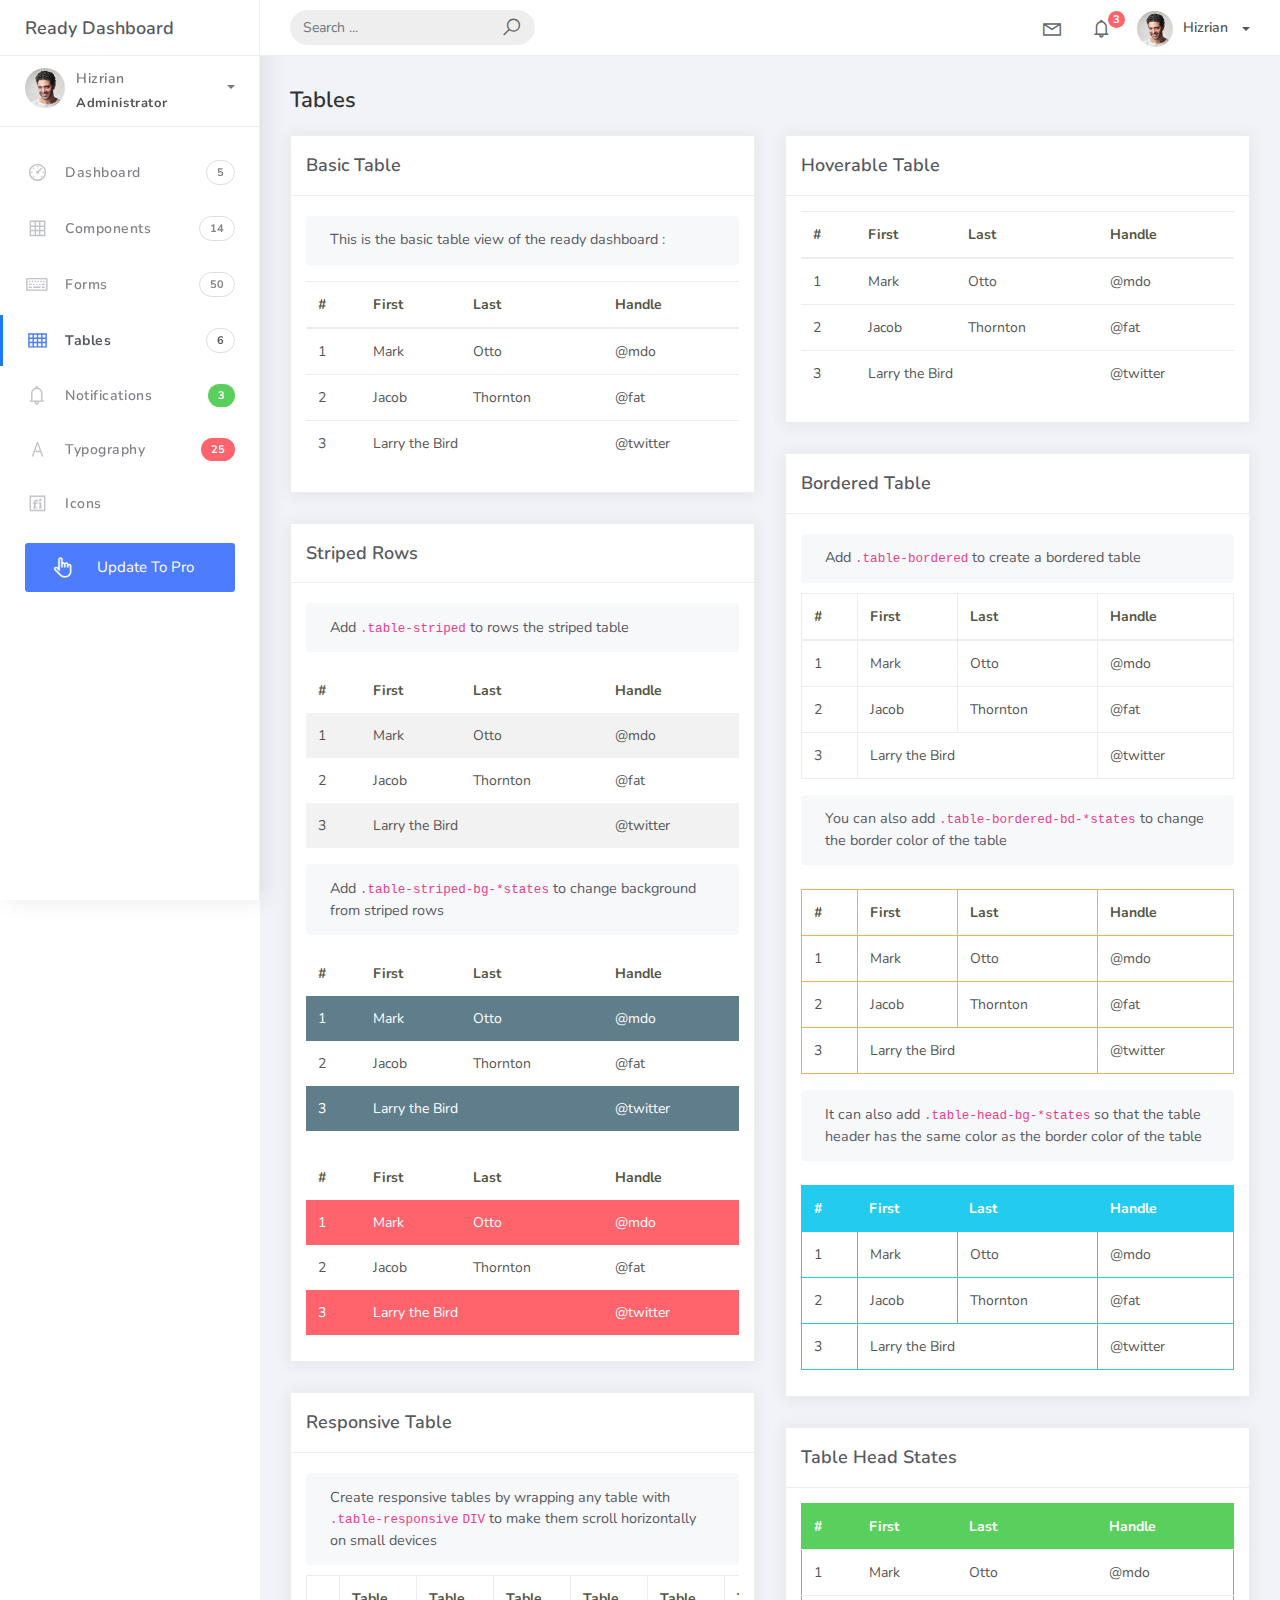
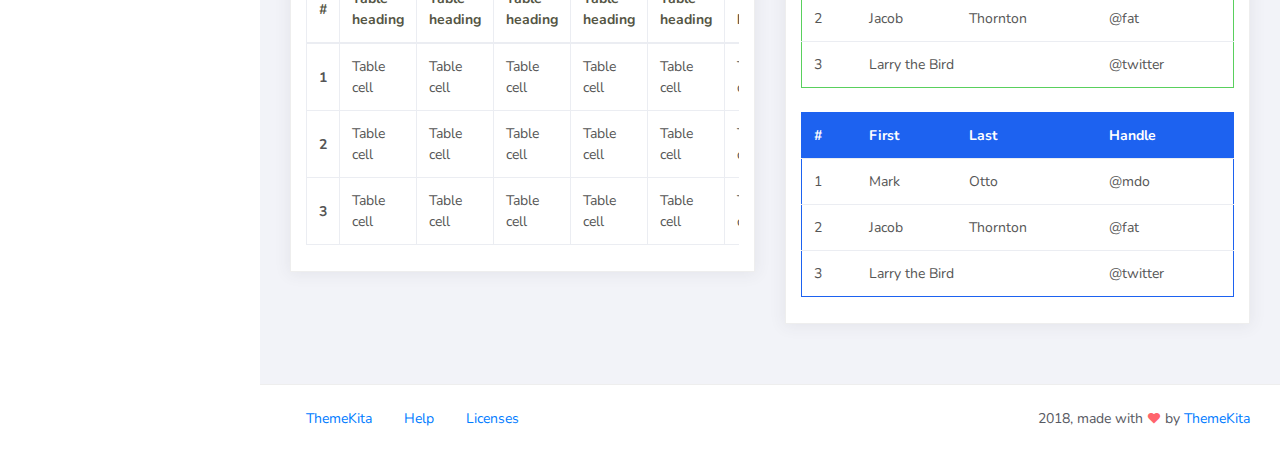
<file: backend/007 Ready-Bootstrap-Dashboard-master/tables.html>
<!DOCTYPE html>
<html>
<head>
	<meta http-equiv="X-UA-Compatible" content="IE=edge,chrome=1" />
	<title>Tables - Ready Bootstrap Dashboard</title>
	<meta content='width=device-width, initial-scale=1.0, maximum-scale=1.0, user-scalable=0, shrink-to-fit=no' name='viewport' />
	<link rel="stylesheet" href="assets/css/bootstrap.min.css">
	<link rel="stylesheet" href="https://fonts.googleapis.com/css?family=Nunito:200,200i,300,300i,400,400i,600,600i,700,700i,800,800i,900,900i">
	<link rel="stylesheet" href="assets/css/ready.css">
	<link rel="stylesheet" href="assets/css/demo.css">
</head>
<body>
	<div class="wrapper">
		<div class="main-header">
			<div class="logo-header">
				<a href="index.html" class="logo">
					Ready Dashboard
				</a>
				<button class="navbar-toggler sidenav-toggler ml-auto" type="button" data-toggle="collapse" data-target="collapse" aria-controls="sidebar" aria-expanded="false" aria-label="Toggle navigation">
					<span class="navbar-toggler-icon"></span>
				</button>
				<button class="topbar-toggler more"><i class="la la-ellipsis-v"></i></button>
			</div>
			<nav class="navbar navbar-header navbar-expand-lg">
				<div class="container-fluid">
					
					<form class="navbar-left navbar-form nav-search mr-md-3" action="">
						<div class="input-group">
							<input type="text" placeholder="Search ..." class="form-control">
							<div class="input-group-append">
								<span class="input-group-text">
									<i class="la la-search search-icon"></i>
								</span>
							</div>
						</div>
					</form>
					<ul class="navbar-nav topbar-nav ml-md-auto align-items-center">
						<li class="nav-item dropdown hidden-caret">
							<a class="nav-link dropdown-toggle" href="#" id="navbarDropdown" role="button" data-toggle="dropdown" aria-haspopup="true" aria-expanded="false">
								<i class="la la-envelope"></i>
							</a>
							<div class="dropdown-menu" aria-labelledby="navbarDropdown">
								<a class="dropdown-item" href="#">Action</a>
								<a class="dropdown-item" href="#">Another action</a>
								<div class="dropdown-divider"></div>
								<a class="dropdown-item" href="#">Something else here</a>
							</div>
						</li>
						<li class="nav-item dropdown hidden-caret">
							<a class="nav-link dropdown-toggle" href="#" id="navbarDropdown" role="button" data-toggle="dropdown" aria-haspopup="true" aria-expanded="false">
								<i class="la la-bell"></i>
								<span class="notification">3</span>
							</a>
							<ul class="dropdown-menu notif-box" aria-labelledby="navbarDropdown">
								<li>
									<div class="dropdown-title">You have 4 new notification</div>
								</li>
								<li>
									<div class="notif-center">
										<a href="#">
											<div class="notif-icon notif-primary"> <i class="la la-user-plus"></i> </div>
											<div class="notif-content">
												<span class="block">
													New user registered
												</span>
												<span class="time">5 minutes ago</span> 
											</div>
										</a>
										<a href="#">
											<div class="notif-icon notif-success"> <i class="la la-comment"></i> </div>
											<div class="notif-content">
												<span class="block">
													Rahmad commented on Admin
												</span>
												<span class="time">12 minutes ago</span> 
											</div>
										</a>
										<a href="#">
											<div class="notif-img"> 
												<img src="assets/img/profile2.jpg" alt="Img Profile">
											</div>
											<div class="notif-content">
												<span class="block">
													Reza send messages to you
												</span>
												<span class="time">12 minutes ago</span> 
											</div>
										</a>
										<a href="#">
											<div class="notif-icon notif-danger"> <i class="la la-heart"></i> </div>
											<div class="notif-content">
												<span class="block">
													Farrah liked Admin
												</span>
												<span class="time">17 minutes ago</span> 
											</div>
										</a>
									</div>
								</li>
								<li>
									<a class="see-all" href="javascript:void(0);"> <strong>See all notifications</strong> <i class="la la-angle-right"></i> </a>
								</li>
							</ul>
						</li>
						<li class="nav-item dropdown">
							<a class="dropdown-toggle profile-pic" data-toggle="dropdown" href="#" aria-expanded="false"> <img src="assets/img/profile.jpg" alt="user-img" width="36" class="img-circle"><span >Hizrian</span></span> </a>
							<ul class="dropdown-menu dropdown-user">
								<li>
									<div class="user-box">
										<div class="u-img"><img src="assets/img/profile.jpg" alt="user"></div>
										<div class="u-text">
											<h4>Hizrian</h4>
											<p class="text-muted">hello@themekita.com</p><a href="profile.html" class="btn btn-rounded btn-danger btn-sm">View Profile</a></div>
										</div>
									</li>
									<div class="dropdown-divider"></div>
									<a class="dropdown-item" href="#"><i class="ti-user"></i> My Profile</a>
									<a class="dropdown-item" href="#"></i> My Balance</a>
									<a class="dropdown-item" href="#"><i class="ti-email"></i> Inbox</a>
									<div class="dropdown-divider"></div>
									<a class="dropdown-item" href="#"><i class="ti-settings"></i> Account Setting</a>
									<div class="dropdown-divider"></div>
									<a class="dropdown-item" href="#"><i class="fa fa-power-off"></i> Logout</a>
								</ul>
								<!-- /.dropdown-user -->
							</li>
						</ul>
					</div>
				</nav>
			</div>
			<div class="sidebar">
				<div class="scrollbar-inner sidebar-wrapper">
					<div class="user">
						<div class="photo">
							<img src="assets/img/profile.jpg">
						</div>
						<div class="info">
							<a class="" data-toggle="collapse" href="#collapseExample" aria-expanded="true">
								<span>
									Hizrian
									<span class="user-level">Administrator</span>
									<span class="caret"></span>
								</span>
							</a>
							<div class="clearfix"></div>

							<div class="collapse in" id="collapseExample" aria-expanded="true" style="">
								<ul class="nav">
									<li>
										<a href="#profile">
											<span class="link-collapse">My Profile</span>
										</a>
									</li>
									<li>
										<a href="#edit">
											<span class="link-collapse">Edit Profile</span>
										</a>
									</li>
									<li>
										<a href="#settings">
											<span class="link-collapse">Settings</span>
										</a>
									</li>
								</ul>
							</div>
						</div>
					</div>
					<ul class="nav">
						<li class="nav-item">
							<a href="index.html">
								<i class="la la-dashboard"></i>
								<p>Dashboard</p>
								<span class="badge badge-count">5</span>
							</a>
						</li>
						<li class="nav-item">
							<a href="components.html">
								<i class="la la-table"></i>
								<p>Components</p>
								<span class="badge badge-count">14</span>
							</a>
						</li>
						<li class="nav-item">
							<a href="forms.html">
								<i class="la la-keyboard-o"></i>
								<p>Forms</p>
								<span class="badge badge-count">50</span>
							</a>
						</li>
						<li class="nav-item active">
							<a href="tables.html">
								<i class="la la-th"></i>
								<p>Tables</p>
								<span class="badge badge-count">6</span>
							</a>
						</li>
						<li class="nav-item">
							<a href="notifications.html">
								<i class="la la-bell"></i>
								<p>Notifications</p>
								<span class="badge badge-success">3</span>
							</a>
						</li>
						<li class="nav-item">
							<a href="typography.html">
								<i class="la la-font"></i>
								<p>Typography</p>
								<span class="badge badge-danger">25</span>
							</a>
						</li>
						<li class="nav-item">
							<a href="icons.html">
								<i class="la la-fonticons"></i>
								<p>Icons</p>
							</a>
						</li>
						<li class="nav-item update-pro">
							<button  data-toggle="modal" data-target="#modalUpdate">
								<i class="la la-hand-pointer-o"></i>
								<p>Update To Pro</p>
							</button>
						</li>
					</ul>
				</div>
			</div>
			<div class="main-panel">
				<div class="content">
					<div class="container-fluid">
						<h4 class="page-title">Tables</h4>
						<div class="row">
							<div class="col-md-6">
								<div class="card">
									<div class="card-header">
										<div class="card-title">Basic Table</div>
									</div>
									<div class="card-body">
										<div class="card-sub">									
											This is the basic table view of the ready dashboard :
										</div>
										<table class="table mt-3">
											<thead>
												<tr>
													<th scope="col">#</th>
													<th scope="col">First</th>
													<th scope="col">Last</th>
													<th scope="col">Handle</th>
												</tr>
											</thead>
											<tbody>
												<tr>
													<td>1</td>
													<td>Mark</td>
													<td>Otto</td>
													<td>@mdo</td>
												</tr>
												<tr>
													<td>2</td>
													<td>Jacob</td>
													<td>Thornton</td>
													<td>@fat</td>
												</tr>
												<tr>
													<td>3</td>
													<td colspan="2">Larry the Bird</td>
													<td>@twitter</td>
												</tr>
											</tbody>
										</table>
									</div>
								</div>
								<div class="card">
									<div class="card-header">
										<div class="card-title">Striped Rows</div>
									</div>
									<div class="card-body">
										<div class="card-sub">											
											Add <code class="highlighter-rouge">.table-striped</code> to rows the striped table
										</div>
										<table class="table table-striped mt-3">
											<thead>
												<tr>
													<th scope="col">#</th>
													<th scope="col">First</th>
													<th scope="col">Last</th>
													<th scope="col">Handle</th>
												</tr>
											</thead>
											<tbody>
												<tr>
													<td>1</td>
													<td>Mark</td>
													<td>Otto</td>
													<td>@mdo</td>
												</tr>
												<tr>
													<td>2</td>
													<td>Jacob</td>
													<td>Thornton</td>
													<td>@fat</td>
												</tr>
												<tr>
													<td>3</td>
													<td colspan="2">Larry the Bird</td>
													<td>@twitter</td>
												</tr>
											</tbody>
										</table>
										<div class="card-sub">
											Add <code class="#highlighter-rouge">.table-striped-bg-*states</code> to change background from striped rows
										</div>
										<table class="table table-striped table-striped-bg-default mt-3">
											<thead>
												<tr>
													<th scope="col">#</th>
													<th scope="col">First</th>
													<th scope="col">Last</th>
													<th scope="col">Handle</th>
												</tr>
											</thead>
											<tbody>
												<tr>
													<td>1</td>
													<td>Mark</td>
													<td>Otto</td>
													<td>@mdo</td>
												</tr>
												<tr>
													<td>2</td>
													<td>Jacob</td>
													<td>Thornton</td>
													<td>@fat</td>
												</tr>
												<tr>
													<td>3</td>
													<td colspan="2">Larry the Bird</td>
													<td>@twitter</td>
												</tr>
											</tbody>
										</table>
										<table class="table table-striped table-striped-bg-danger mt-4">
											<thead>
												<tr>
													<th scope="col">#</th>
													<th scope="col">First</th>
													<th scope="col">Last</th>
													<th scope="col">Handle</th>
												</tr>
											</thead>
											<tbody>
												<tr>
													<td>1</td>
													<td>Mark</td>
													<td>Otto</td>
													<td>@mdo</td>
												</tr>
												<tr>
													<td>2</td>
													<td>Jacob</td>
													<td>Thornton</td>
													<td>@fat</td>
												</tr>
												<tr>
													<td>3</td>
													<td colspan="2">Larry the Bird</td>
													<td>@twitter</td>
												</tr>
											</tbody>
										</table>
									</div>
								</div>
								<div class="card">
									<div class="card-header">
										<div class="card-title">Responsive Table</div>
									</div>
									<div class="card-body">
										<div class="card-sub">
											Create responsive tables by wrapping any table with <code class="highlighter-rouge">.table-responsive</code> <code class="highlighter-rouge">DIV</code> to make them scroll horizontally on small devices
										</div>
										<div class="table-responsive">
											<table class="table table-bordered">
												<thead>
													<tr>
														<th>#</th>
														<th>Table heading</th>
														<th>Table heading</th>
														<th>Table heading</th>
														<th>Table heading</th>
														<th>Table heading</th>
														<th>Table heading</th>
													</tr>
												</thead>
												<tbody>
													<tr>
														<th scope="row">1</th>
														<td>Table cell</td>
														<td>Table cell</td>
														<td>Table cell</td>
														<td>Table cell</td>
														<td>Table cell</td>
														<td>Table cell</td>
													</tr>
													<tr>
														<th scope="row">2</th>
														<td>Table cell</td>
														<td>Table cell</td>
														<td>Table cell</td>
														<td>Table cell</td>
														<td>Table cell</td>
														<td>Table cell</td>
													</tr>
													<tr>
														<th scope="row">3</th>
														<td>Table cell</td>
														<td>Table cell</td>
														<td>Table cell</td>
														<td>Table cell</td>
														<td>Table cell</td>
														<td>Table cell</td>
													</tr>
												</tbody>
											</table>
										</div>
									</div>
								</div>
							</div>
							<div class="col-md-6">
								<div class="card">
									<div class="card-header">
										<div class="card-title">Hoverable Table</div>
									</div>
									<div class="card-body">
										<table class="table table-hover">
											<thead>
												<tr>
													<th scope="col">#</th>
													<th scope="col">First</th>
													<th scope="col">Last</th>
													<th scope="col">Handle</th>
												</tr>
											</thead>
											<tbody>
												<tr>
													<td>1</td>
													<td>Mark</td>
													<td>Otto</td>
													<td>@mdo</td>
												</tr>
												<tr>
													<td>2</td>
													<td>Jacob</td>
													<td>Thornton</td>
													<td>@fat</td>
												</tr>
												<tr>
													<td>3</td>
													<td colspan="2">Larry the Bird</td>
													<td>@twitter</td>
												</tr>
											</tbody>
										</table>
									</div>
								</div>
								<div class="card">
									<div class="card-header">
										<div class="card-title">Bordered Table</div>
									</div>
									<div class="card-body">
										<div class="card-sub">
											Add <code class="highlighter-rouge">.table-bordered</code> to create a bordered table
										</div>
										<table class="table table-bordered">
											<thead>
												<tr>
													<th scope="col">#</th>
													<th scope="col">First</th>
													<th scope="col">Last</th>
													<th scope="col">Handle</th>
												</tr>
											</thead>
											<tbody>
												<tr>
													<td>1</td>
													<td>Mark</td>
													<td>Otto</td>
													<td>@mdo</td>
												</tr>
												<tr>
													<td>2</td>
													<td>Jacob</td>
													<td>Thornton</td>
													<td>@fat</td>
												</tr>
												<tr>
													<td>3</td>
													<td colspan="2">Larry the Bird</td>
													<td>@twitter</td>
												</tr>
											</tbody>
										</table>
										<div class="card-sub">											
											You can also add <code class="highlighter-rouge">.table-bordered-bd-*states</code> to change the border color of the table
										</div>
										<table class="table table-bordered table-bordered-bd-warning mt-4">
											<thead>
												<tr>
													<th scope="col">#</th>
													<th scope="col">First</th>
													<th scope="col">Last</th>
													<th scope="col">Handle</th>
												</tr>
											</thead>
											<tbody>
												<tr>
													<td>1</td>
													<td>Mark</td>
													<td>Otto</td>
													<td>@mdo</td>
												</tr>
												<tr>
													<td>2</td>
													<td>Jacob</td>
													<td>Thornton</td>
													<td>@fat</td>
												</tr>
												<tr>
													<td>3</td>
													<td colspan="2">Larry the Bird</td>
													<td>@twitter</td>
												</tr>
											</tbody>
										</table>
										<div class="card-sub">
											It can also add <code class="highlight-rouge">.table-head-bg-*states</code> so that the table header has the same color as the border color of the table
										</div>
										<table class="table table-bordered table-head-bg-info table-bordered-bd-info mt-4">
											<thead>
												<tr>
													<th scope="col">#</th>
													<th scope="col">First</th>
													<th scope="col">Last</th>
													<th scope="col">Handle</th>
												</tr>
											</thead>
											<tbody>
												<tr>
													<td>1</td>
													<td>Mark</td>
													<td>Otto</td>
													<td>@mdo</td>
												</tr>
												<tr>
													<td>2</td>
													<td>Jacob</td>
													<td>Thornton</td>
													<td>@fat</td>
												</tr>
												<tr>
													<td>3</td>
													<td colspan="2">Larry the Bird</td>
													<td>@twitter</td>
												</tr>
											</tbody>
										</table>
									</div>
								</div>
								<div class="card">
									<div class="card-header">
										<div class="card-title">Table Head States</div>
									</div>
									<div class="card-body">
										<table class="table table-head-bg-success">
											<thead>
												<tr>
													<th scope="col">#</th>
													<th scope="col">First</th>
													<th scope="col">Last</th>
													<th scope="col">Handle</th>
												</tr>
											</thead>
											<tbody>
												<tr>
													<td>1</td>
													<td>Mark</td>
													<td>Otto</td>
													<td>@mdo</td>
												</tr>
												<tr>
													<td>2</td>
													<td>Jacob</td>
													<td>Thornton</td>
													<td>@fat</td>
												</tr>
												<tr>
													<td>3</td>
													<td colspan="2">Larry the Bird</td>
													<td>@twitter</td>
												</tr>
											</tbody>
										</table>
										<table class="table table-head-bg-primary mt-4">
											<thead>
												<tr>
													<th scope="col">#</th>
													<th scope="col">First</th>
													<th scope="col">Last</th>
													<th scope="col">Handle</th>
												</tr>
											</thead>
											<tbody>
												<tr>
													<td>1</td>
													<td>Mark</td>
													<td>Otto</td>
													<td>@mdo</td>
												</tr>
												<tr>
													<td>2</td>
													<td>Jacob</td>
													<td>Thornton</td>
													<td>@fat</td>
												</tr>
												<tr>
													<td>3</td>
													<td colspan="2">Larry the Bird</td>
													<td>@twitter</td>
												</tr>
											</tbody>
										</table>
									</div>
								</div>
							</div>
						</div>
					</div>
				</div>
				<footer class="footer">
					<div class="container-fluid">
						<nav class="pull-left">
							<ul class="nav">
								<li class="nav-item">
									<a class="nav-link" href="http://www.themekita.com">
										ThemeKita
									</a>
								</li>
								<li class="nav-item">
									<a class="nav-link" href="#">
										Help
									</a>
								</li>
								<li class="nav-item">
									<a class="nav-link" href="https://themewagon.com/license/#free-item">
										Licenses
									</a>
								</li>
							</ul>
						</nav>
						<div class="copyright ml-auto">
							2018, made with <i class="la la-heart heart text-danger"></i> by <a href="http://www.themekita.com">ThemeKita</a>
						</div>				
					</div>
				</footer>
			</div>
		</div>
	</div>
</div>
<!-- Modal -->
<div class="modal fade" id="modalUpdate" tabindex="-1" role="dialog" aria-labelledby="modalUpdatePro" aria-hidden="true">
	<div class="modal-dialog modal-dialog-centered" role="document">
		<div class="modal-content">
			<div class="modal-header bg-primary">
				<h6 class="modal-title"><i class="la la-frown-o"></i> Under Development</h6>
				<button type="button" class="close" data-dismiss="modal" aria-label="Close">
					<span aria-hidden="true">&times;</span>
				</button>
			</div>
			<div class="modal-body text-center">									
				<p>Currently the pro version of the <b>Ready Dashboard</b> Bootstrap is in progress development</p>
				<p>
				<b>We'll let you know when it's done</b></p>
			</div>
			<div class="modal-footer">
				<button type="button" class="btn btn-secondary" data-dismiss="modal">Close</button>
			</div>
		</div>
	</div>
</div>
</body>
<script src="assets/js/core/jquery.3.2.1.min.js"></script>
<script src="assets/js/plugin/jquery-ui-1.12.1.custom/jquery-ui.min.js"></script>
<script src="assets/js/core/popper.min.js"></script>
<script src="assets/js/core/bootstrap.min.js"></script>
<script src="assets/js/plugin/chartist/chartist.min.js"></script>
<script src="assets/js/plugin/chartist/plugin/chartist-plugin-tooltip.min.js"></script>
<script src="assets/js/plugin/bootstrap-notify/bootstrap-notify.min.js"></script>
<script src="assets/js/plugin/bootstrap-toggle/bootstrap-toggle.min.js"></script>
<script src="assets/js/plugin/jquery-mapael/jquery.mapael.min.js"></script>
<script src="assets/js/plugin/jquery-mapael/maps/world_countries.min.js"></script>
<script src="assets/js/plugin/chart-circle/circles.min.js"></script>
<script src="assets/js/plugin/jquery-scrollbar/jquery.scrollbar.min.js"></script>
<script src="assets/js/ready.min.js"></script>
<script>
	$('#displayNotif').on('click', function(){
		var placementFrom = $('#notify_placement_from option:selected').val();
		var placementAlign = $('#notify_placement_align option:selected').val();
		var state = $('#notify_state option:selected').val();
		var style = $('#notify_style option:selected').val();
		var content = {};

		content.message = 'Turning standard Bootstrap alerts into "notify" like notifications';
		content.title = 'Bootstrap notify';
		if (style == "withicon") {
			content.icon = 'la la-bell';
		} else {
			content.icon = 'none';
		}
		content.url = 'index.html';
		content.target = '_blank';

		$.notify(content,{
			type: state,
			placement: {
				from: placementFrom,
				align: placementAlign
			},
			time: 1000,
		});
	});
</script>
</html>
</file>
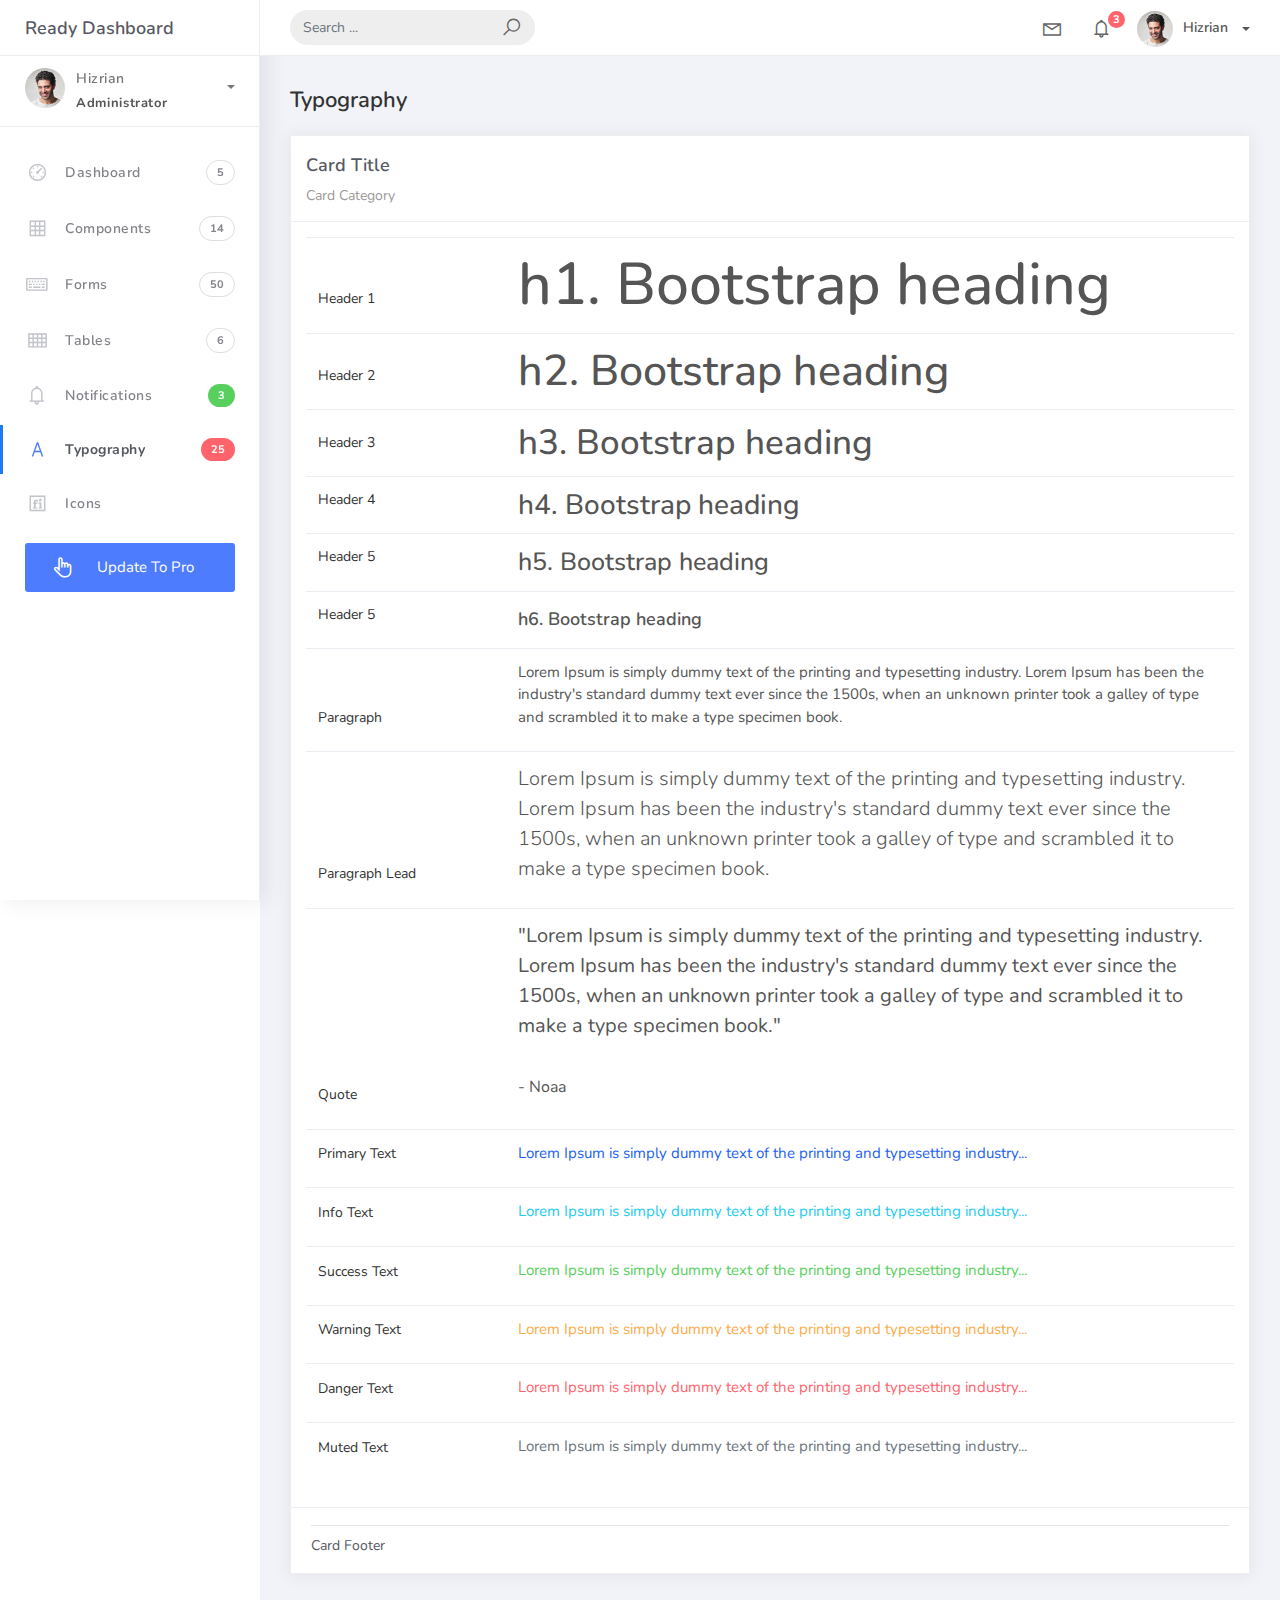
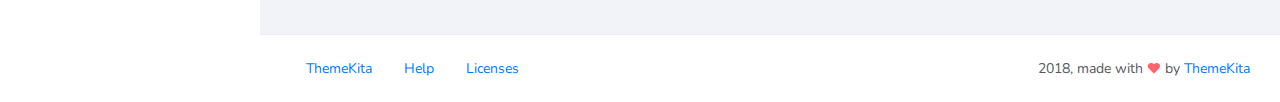
<file: backend/007 Ready-Bootstrap-Dashboard-master/typography.html>
<!DOCTYPE html>
<html>
<head>
	<meta http-equiv="X-UA-Compatible" content="IE=edge,chrome=1" />
	<title>Typography - Ready Bootstrap Dashboard</title>
	<meta content='width=device-width, initial-scale=1.0, maximum-scale=1.0, user-scalable=0, shrink-to-fit=no' name='viewport' />
	<link rel="stylesheet" href="assets/css/bootstrap.min.css">
	<link rel="stylesheet" href="https://fonts.googleapis.com/css?family=Nunito:200,200i,300,300i,400,400i,600,600i,700,700i,800,800i,900,900i">
	<link rel="stylesheet" href="assets/css/ready.css">
	<link rel="stylesheet" href="assets/css/demo.css">
</head>
<body>
	<div class="wrapper">
		<div class="main-header">
			<div class="logo-header">
				<a href="index.html" class="logo">
					Ready Dashboard
				</a>
				<button class="navbar-toggler sidenav-toggler ml-auto" type="button" data-toggle="collapse" data-target="collapse" aria-controls="sidebar" aria-expanded="false" aria-label="Toggle navigation">
					<span class="navbar-toggler-icon"></span>
				</button>
				<button class="topbar-toggler more"><i class="la la-ellipsis-v"></i></button>
			</div>
			<nav class="navbar navbar-header navbar-expand-lg">
				<div class="container-fluid">
					
					<form class="navbar-left navbar-form nav-search mr-md-3" action="">
						<div class="input-group">
							<input type="text" placeholder="Search ..." class="form-control">
							<div class="input-group-append">
								<span class="input-group-text">
									<i class="la la-search search-icon"></i>
								</span>
							</div>
						</div>
					</form>
					<ul class="navbar-nav topbar-nav ml-md-auto align-items-center">
						<li class="nav-item dropdown hidden-caret">
							<a class="nav-link dropdown-toggle" href="#" id="navbarDropdown" role="button" data-toggle="dropdown" aria-haspopup="true" aria-expanded="false">
								<i class="la la-envelope"></i>
							</a>
							<div class="dropdown-menu" aria-labelledby="navbarDropdown">
								<a class="dropdown-item" href="#">Action</a>
								<a class="dropdown-item" href="#">Another action</a>
								<div class="dropdown-divider"></div>
								<a class="dropdown-item" href="#">Something else here</a>
							</div>
						</li>
						<li class="nav-item dropdown hidden-caret">
							<a class="nav-link dropdown-toggle" href="#" id="navbarDropdown" role="button" data-toggle="dropdown" aria-haspopup="true" aria-expanded="false">
								<i class="la la-bell"></i>
								<span class="notification">3</span>
							</a>
							<ul class="dropdown-menu notif-box" aria-labelledby="navbarDropdown">
								<li>
									<div class="dropdown-title">You have 4 new notification</div>
								</li>
								<li>
									<div class="notif-center">
										<a href="#">
											<div class="notif-icon notif-primary"> <i class="la la-user-plus"></i> </div>
											<div class="notif-content">
												<span class="block">
													New user registered
												</span>
												<span class="time">5 minutes ago</span> 
											</div>
										</a>
										<a href="#">
											<div class="notif-icon notif-success"> <i class="la la-comment"></i> </div>
											<div class="notif-content">
												<span class="block">
													Rahmad commented on Admin
												</span>
												<span class="time">12 minutes ago</span> 
											</div>
										</a>
										<a href="#">
											<div class="notif-img"> 
												<img src="assets/img/profile2.jpg" alt="Img Profile">
											</div>
											<div class="notif-content">
												<span class="block">
													Reza send messages to you
												</span>
												<span class="time">12 minutes ago</span> 
											</div>
										</a>
										<a href="#">
											<div class="notif-icon notif-danger"> <i class="la la-heart"></i> </div>
											<div class="notif-content">
												<span class="block">
													Farrah liked Admin
												</span>
												<span class="time">17 minutes ago</span> 
											</div>
										</a>
									</div>
								</li>
								<li>
									<a class="see-all" href="javascript:void(0);"> <strong>See all notifications</strong> <i class="la la-angle-right"></i> </a>
								</li>
							</ul>
						</li>
						<li class="nav-item dropdown">
							<a class="dropdown-toggle profile-pic" data-toggle="dropdown" href="#" aria-expanded="false"> <img src="assets/img/profile.jpg" alt="user-img" width="36" class="img-circle"><span >Hizrian</span></span> </a>
							<ul class="dropdown-menu dropdown-user">
								<li>
									<div class="user-box">
										<div class="u-img"><img src="assets/img/profile.jpg" alt="user"></div>
										<div class="u-text">
											<h4>Hizrian</h4>
											<p class="text-muted">hello@themekita.com</p><a href="profile.html" class="btn btn-rounded btn-danger btn-sm">View Profile</a></div>
										</div>
									</li>
									<div class="dropdown-divider"></div>
									<a class="dropdown-item" href="#"><i class="ti-user"></i> My Profile</a>
									<a class="dropdown-item" href="#"></i> My Balance</a>
									<a class="dropdown-item" href="#"><i class="ti-email"></i> Inbox</a>
									<div class="dropdown-divider"></div>
									<a class="dropdown-item" href="#"><i class="ti-settings"></i> Account Setting</a>
									<div class="dropdown-divider"></div>
									<a class="dropdown-item" href="#"><i class="fa fa-power-off"></i> Logout</a>
								</ul>
								<!-- /.dropdown-user -->
							</li>
						</ul>
					</div>
				</nav>
			</div>
			<div class="sidebar">
				<div class="scrollbar-inner sidebar-wrapper">
					<div class="user">
						<div class="photo">
							<img src="assets/img/profile.jpg">
						</div>
						<div class="info">
							<a class="" data-toggle="collapse" href="#collapseExample" aria-expanded="true">
								<span>
									Hizrian
									<span class="user-level">Administrator</span>
									<span class="caret"></span>
								</span>
							</a>
							<div class="clearfix"></div>

							<div class="collapse in" id="collapseExample" aria-expanded="true" style="">
								<ul class="nav">
									<li>
										<a href="#profile">
											<span class="link-collapse">My Profile</span>
										</a>
									</li>
									<li>
										<a href="#edit">
											<span class="link-collapse">Edit Profile</span>
										</a>
									</li>
									<li>
										<a href="#settings">
											<span class="link-collapse">Settings</span>
										</a>
									</li>
								</ul>
							</div>
						</div>
					</div>
					<ul class="nav">
						<li class="nav-item">
							<a href="index.html">
								<i class="la la-dashboard"></i>
								<p>Dashboard</p>
								<span class="badge badge-count">5</span>
							</a>
						</li>
						<li class="nav-item">
							<a href="components.html">
								<i class="la la-table"></i>
								<p>Components</p>
								<span class="badge badge-count">14</span>
							</a>
						</li>
						<li class="nav-item">
							<a href="forms.html">
								<i class="la la-keyboard-o"></i>
								<p>Forms</p>
								<span class="badge badge-count">50</span>
							</a>
						</li>
						<li class="nav-item">
							<a href="tables.html">
								<i class="la la-th"></i>
								<p>Tables</p>
								<span class="badge badge-count">6</span>
							</a>
						</li>
						<li class="nav-item">
							<a href="notifications.html">
								<i class="la la-bell"></i>
								<p>Notifications</p>
								<span class="badge badge-success">3</span>
							</a>
						</li>
						<li class="nav-item active">
							<a href="typography.html">
								<i class="la la-font"></i>
								<p>Typography</p>
								<span class="badge badge-danger">25</span>
							</a>
						</li>
						<li class="nav-item">
							<a href="icons.html">
								<i class="la la-fonticons"></i>
								<p>Icons</p>
							</a>
						</li>
						<li class="nav-item update-pro">
							<button  data-toggle="modal" data-target="#modalUpdate">
								<i class="la la-hand-pointer-o"></i>
								<p>Update To Pro</p>
							</button>
						</li>
					</ul>
				</div>
			</div>
			<div class="main-panel">
				<div class="content">
					<div class="container-fluid">
						<h4 class="page-title">Typography</h4>
						<div class="row">
							<div class="col-md-12">
								<div class="card">
									<div class="card-header">
										<div class="card-title">Card Title</div>
										<div class="card-category">Card Category</div>
									</div>
									<div class="card-body">
										<table class="table table-typo">
											<tbody>
												<tr>
													<td>
														<p>Header 1</p>

													</td>
													<td><span class="h1">h1. Bootstrap heading</span></td>
												</tr>
												<tr>
													<td>
														<p>Header 2</p>

													</td>
													<td><span class="h2">h2. Bootstrap heading</span></td>
												</tr>
												<tr>
													<td>
														<p>Header 3</p>

													</td>
													<td><span class="h3">h3. Bootstrap heading</span></td>
												</tr>
												<tr>
													<td>
														<p>Header 4</p>

													</td>
													<td><span class="h4">h4. Bootstrap heading</span></td>
												</tr>
												<tr>
													<td>
														<p>Header 5</p>

													</td>
													<td><span class="h5">h5. Bootstrap heading</span></td>
												</tr>
												<tr>
													<td>
														<p>Header 5</p>

													</td>
													<td><span class="h6">h6. Bootstrap heading</span></td>
												</tr>
												<tr>
													<td>
														<p>Paragraph</p>

													</td>
													<td><p>Lorem Ipsum is simply dummy text of the printing and typesetting industry. Lorem Ipsum has been the industry's standard dummy text ever since the 1500s, when an unknown printer took a galley of type and scrambled it to make a type specimen book.</p></span></td>
												</tr>
												<tr>
													<td>
														<p>Paragraph Lead</p>

													</td>
													<td><p class="lead">Lorem Ipsum is simply dummy text of the printing and typesetting industry. Lorem Ipsum has been the industry's standard dummy text ever since the 1500s, when an unknown printer took a galley of type and scrambled it to make a type specimen book.</p></td>
												</tr>
												<tr>
													<td>
														<p>Quote</p>

													</td>
													<td><blockquote>
														<p class="blockquote blockquote-primary">
															"Lorem Ipsum is simply dummy text of the printing and typesetting industry. Lorem Ipsum has been the industry's standard dummy text ever since the 1500s, when an unknown printer took a galley of type and scrambled it to make a type specimen book."
															<br>
															<br>
															<small>
																- Noaa
															</small>
														</p>
													</blockquote></td>
												</tr>
												<tr>
													<td>
														<p>Primary Text</p>

													</td>
													<td><p class="text-primary">Lorem Ipsum is simply dummy text of the printing and typesetting industry...</p></span></td>
												</tr>
												<tr>
													<td>
														<p>Info Text</p>

													</td>
													<td><p class="text-info">Lorem Ipsum is simply dummy text of the printing and typesetting industry...</p></span></td>
												</tr>
												<tr>
													<td>
														<p>Success Text</p>

													</td>
													<td><p class="text-success">Lorem Ipsum is simply dummy text of the printing and typesetting industry...</p></span></td>
												</tr>
												<tr>
													<td>
														<p>Warning Text</p>

													</td>
													<td><p class="text-warning">Lorem Ipsum is simply dummy text of the printing and typesetting industry...</p></span></td>
												</tr>
												<tr>
													<td>
														<p>Danger Text</p>

													</td>
													<td><p class="text-danger">Lorem Ipsum is simply dummy text of the printing and typesetting industry...</p></span></td>
												</tr>
												<tr>
													<td>
														<p>Muted Text</p>

													</td>
													<td><p class="text-muted">Lorem Ipsum is simply dummy text of the printing and typesetting industry...</p></span></td>
												</tr>
											</tbody>
										</table>
									</div>
									<div class="card-footer">
										<hr>
										Card Footer
									</div>
								</div>
							</div>
						</div>
					</div>
				</div>
				<footer class="footer">
					<div class="container-fluid">
						<nav class="pull-left">
							<ul class="nav">
								<li class="nav-item">
									<a class="nav-link" href="http://www.themekita.com">
										ThemeKita
									</a>
								</li>
								<li class="nav-item">
									<a class="nav-link" href="#">
										Help
									</a>
								</li>
								<li class="nav-item">
									<a class="nav-link" href="https://themewagon.com/license/#free-item">
										Licenses
									</a>
								</li>
							</ul>
						</nav>
						<div class="copyright ml-auto">
							2018, made with <i class="la la-heart heart text-danger"></i> by <a href="http://www.themekita.com">ThemeKita</a>
						</div>				
					</div>
				</footer>
			</div>
		</div>
	</div>
	<!-- Modal -->
	<div class="modal fade" id="modalUpdate" tabindex="-1" role="dialog" aria-labelledby="modalUpdatePro" aria-hidden="true">
		<div class="modal-dialog modal-dialog-centered" role="document">
			<div class="modal-content">
				<div class="modal-header bg-primary">
					<h6 class="modal-title"><i class="la la-frown-o"></i> Under Development</h6>
					<button type="button" class="close" data-dismiss="modal" aria-label="Close">
						<span aria-hidden="true">&times;</span>
					</button>
				</div>
				<div class="modal-body text-center">									
					<p>Currently the pro version of the <b>Ready Dashboard</b> Bootstrap is in progress development</p>
					<p>
					<b>We'll let you know when it's done</b></p>
				</div>
				<div class="modal-footer">
					<button type="button" class="btn btn-secondary" data-dismiss="modal">Close</button>
				</div>
			</div>
		</div>
	</div>
</body>
<script src="assets/js/core/jquery.3.2.1.min.js"></script>
<script src="assets/js/plugin/jquery-ui-1.12.1.custom/jquery-ui.min.js"></script>
<script src="assets/js/core/popper.min.js"></script>
<script src="assets/js/core/bootstrap.min.js"></script>
<script src="assets/js/plugin/chartist/chartist.min.js"></script>
<script src="assets/js/plugin/chartist/plugin/chartist-plugin-tooltip.min.js"></script>
<script src="assets/js/plugin/bootstrap-notify/bootstrap-notify.min.js"></script>
<script src="assets/js/plugin/bootstrap-toggle/bootstrap-toggle.min.js"></script>
<script src="assets/js/plugin/jquery-mapael/jquery.mapael.min.js"></script>
<script src="assets/js/plugin/jquery-mapael/maps/world_countries.min.js"></script>
<script src="assets/js/plugin/chart-circle/circles.min.js"></script>
<script src="assets/js/plugin/jquery-scrollbar/jquery.scrollbar.min.js"></script>
<script src="assets/js/ready.min.js"></script>
</html>
</file>
<file: backend/007 Ready-Bootstrap-Dashboard-master/assets/css/demo.css>
.update-pro{
	margin: 15px 25px;}

.update-pro button {
		padding: 13px 25px;
	background: #4d7cfe;
	color: #fff;
	border-radius: 3px;
	justify-content: center;
	width: 100%;
	border: 0;
	cursor: pointer;
}

.update-pro button:hover {
	background: #4d7cfe !important;
	color: #fff;
	transform: translateY(-2px);
	transition: all .2s linear;
}

.update-pro:hover button:before{
	display: none;
}

.update-pro button p, .update-pro button i{
	color: #fff !important;
	margin-bottom: 0px;
}

.update-pro button i{
	margin-right: 5px !important;
	font-size: 23px;
	color: #C3C5CA;
	margin-right: 15px;
	width: 25px;
	text-align: center;
	vertical-align: middle;
	float: left;
}

.demo .btn, .demo .progress{
	margin-bottom: 15px !important;
}

.demo .form-check-label, .demo .form-radio-label{
	margin-right: 15px;
}

.demo #slider{
	margin-bottom: 15px;
}

.table-typo tbody > tr > td{
	border-color: #fafafa;
}

.table-typo tbody > tr > td:first-child{
	min-width: 200px;
	vertical-align: bottom;
}

.table-typo tbody > tr > td:first-child p{
	font-size: 14px;
	color: #333;
}

.demo-icon {
	display: flex;
	flex-direction: row;
	align-items: center;
	margin-bottom: 20px;
	padding: 10px;
	transition: all .2s;
}

.demo-icon:hover{
	background-color: #f4f5f8;
	border-radius: 3px;
}

.demo-icon .icon-preview{
	font-size: 1.8rem;
	margin-right: 10px;
	line-height: 1;
	color: #333439;
}

.demo-icon .icon-class{
	font-weight: 300;
	font-size: 13px;
	color: #777;
}

.from-show-notify .form-control{
	margin-bottom: 15px;
}

.from-show-notify label{
	padding-top: 0.65rem;
}
</file>
